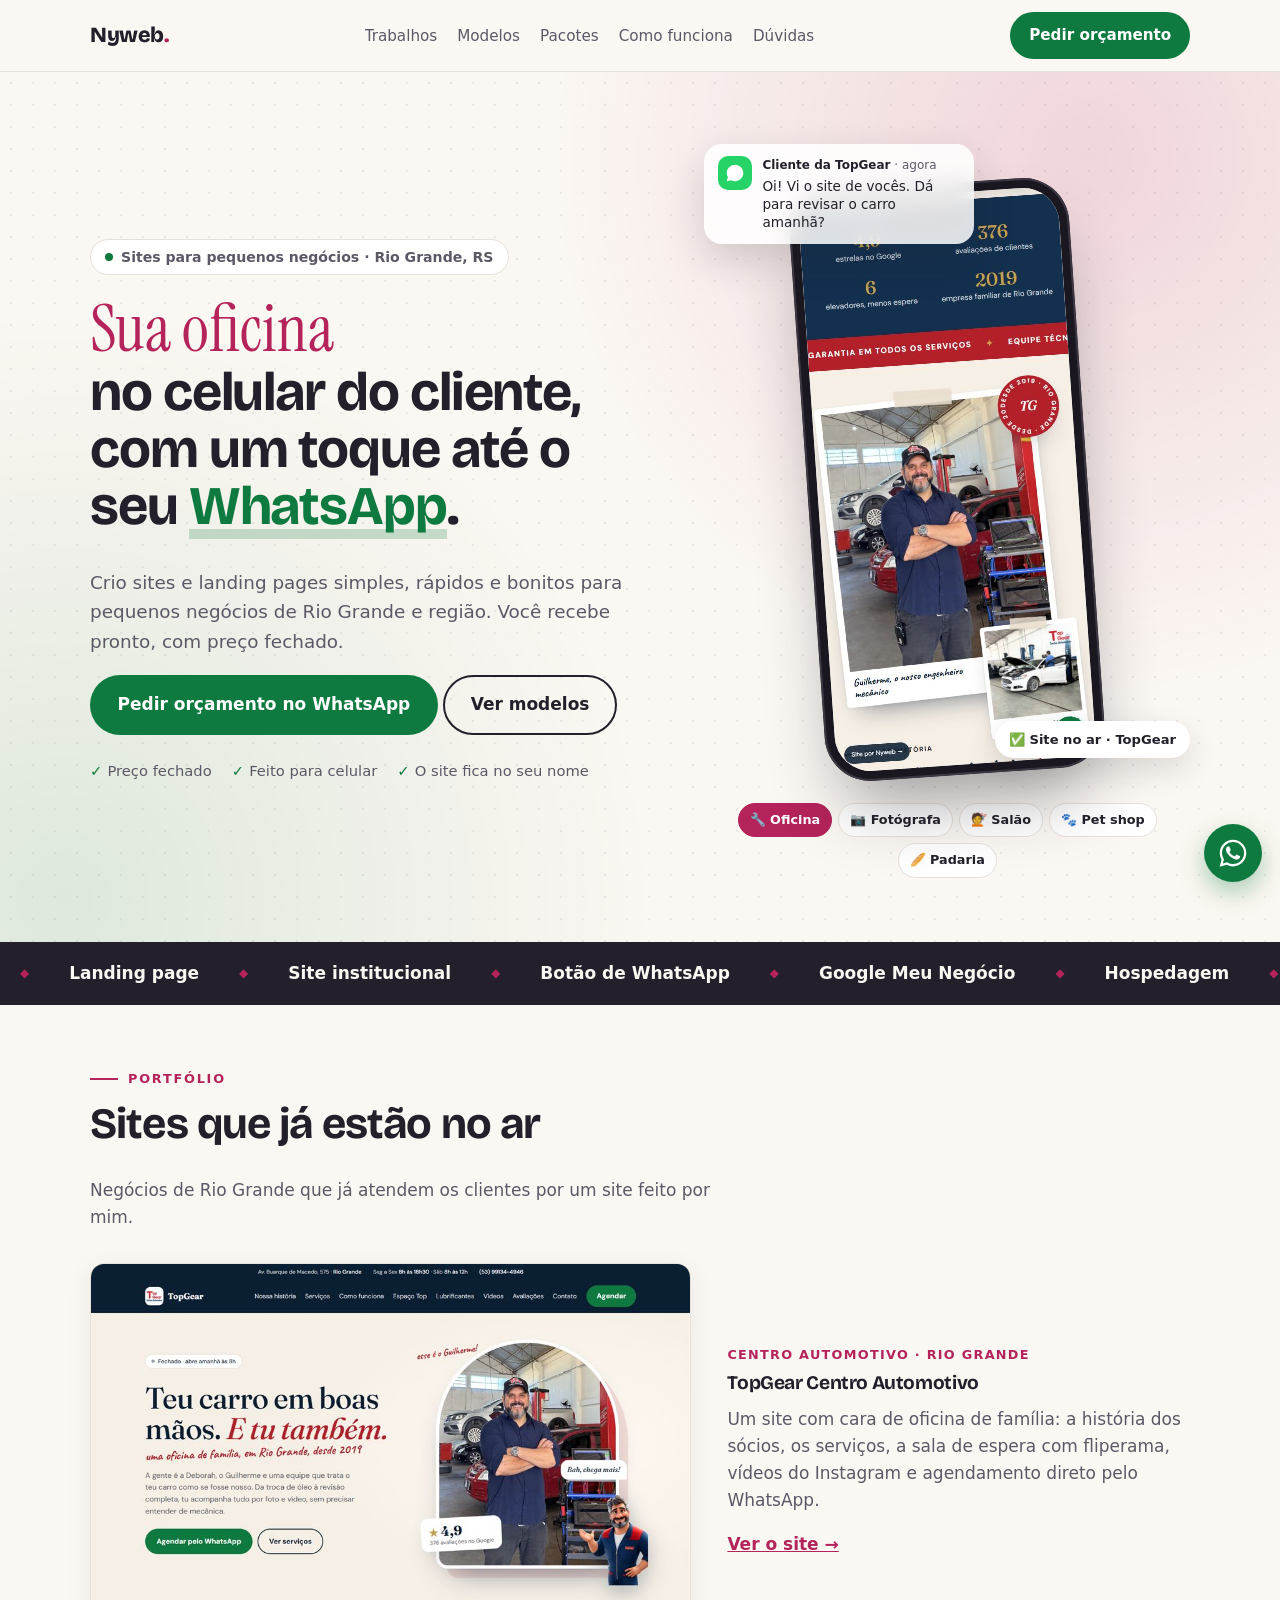
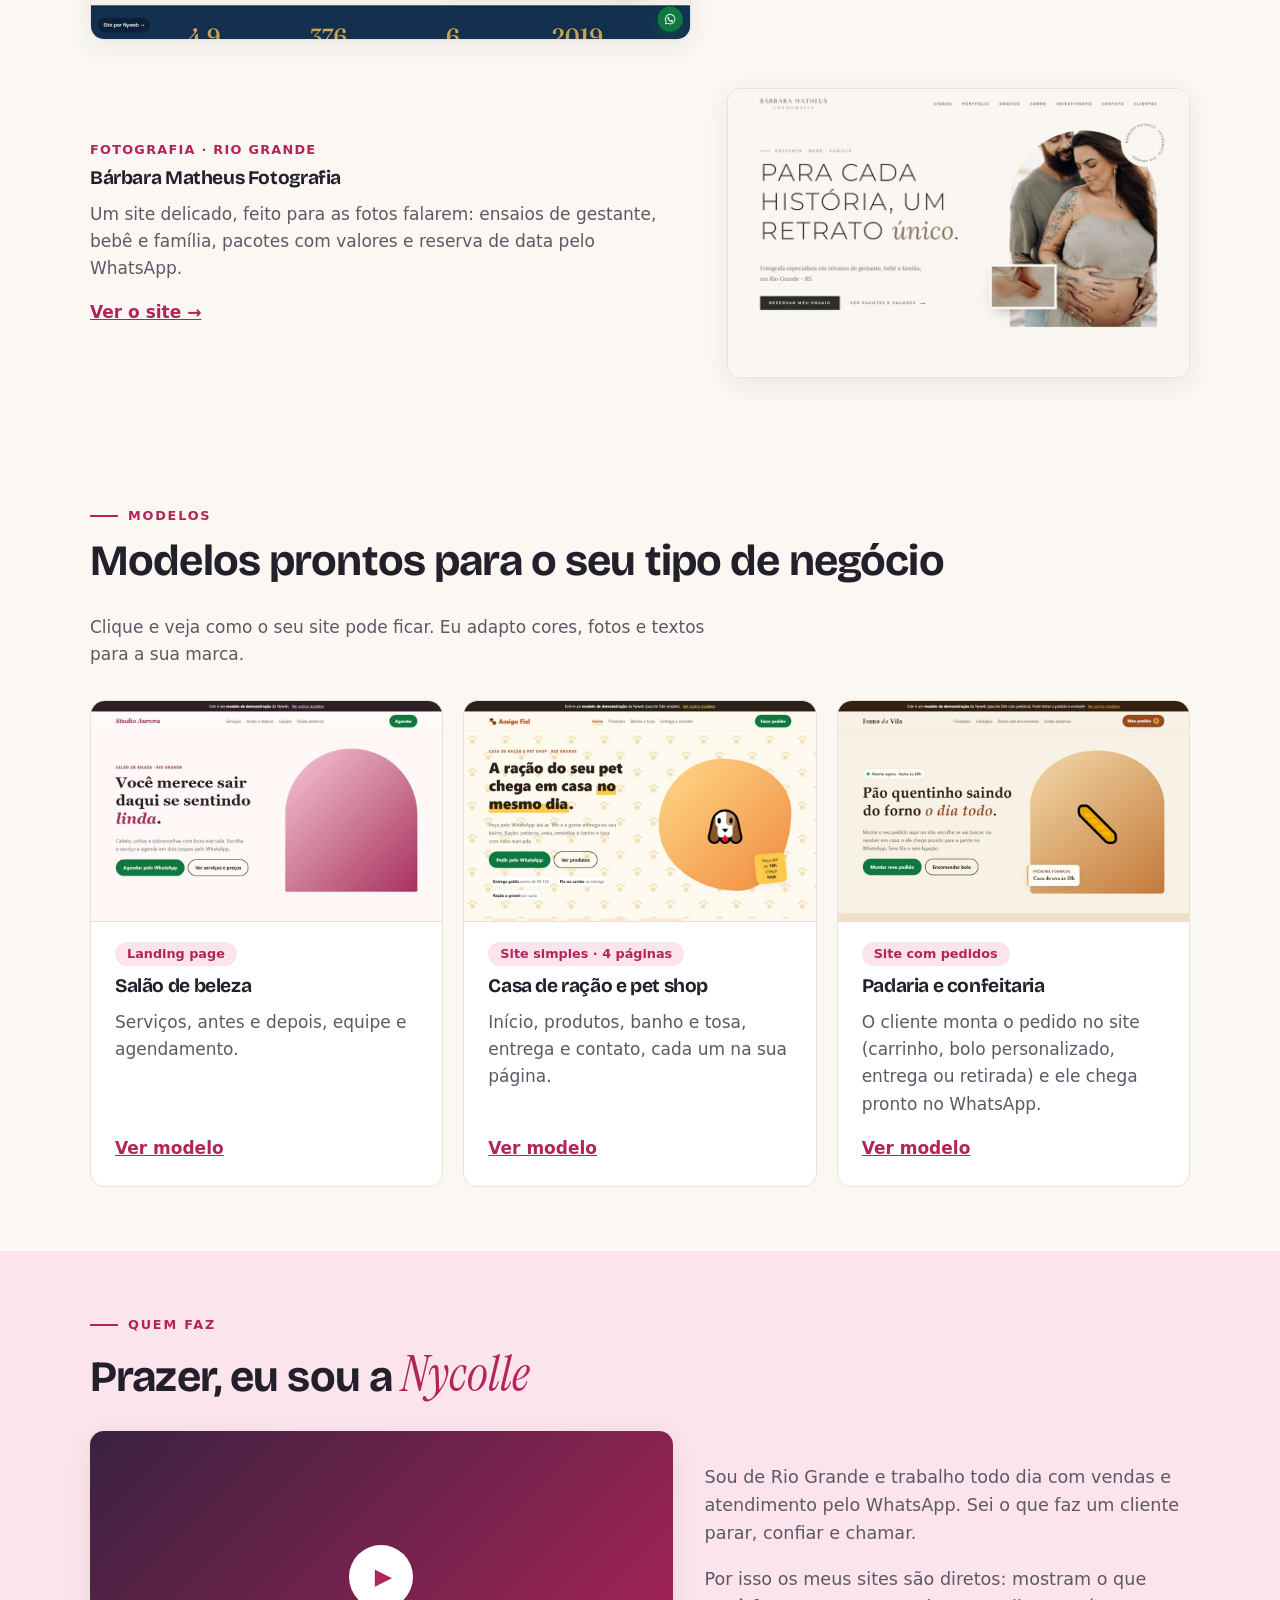
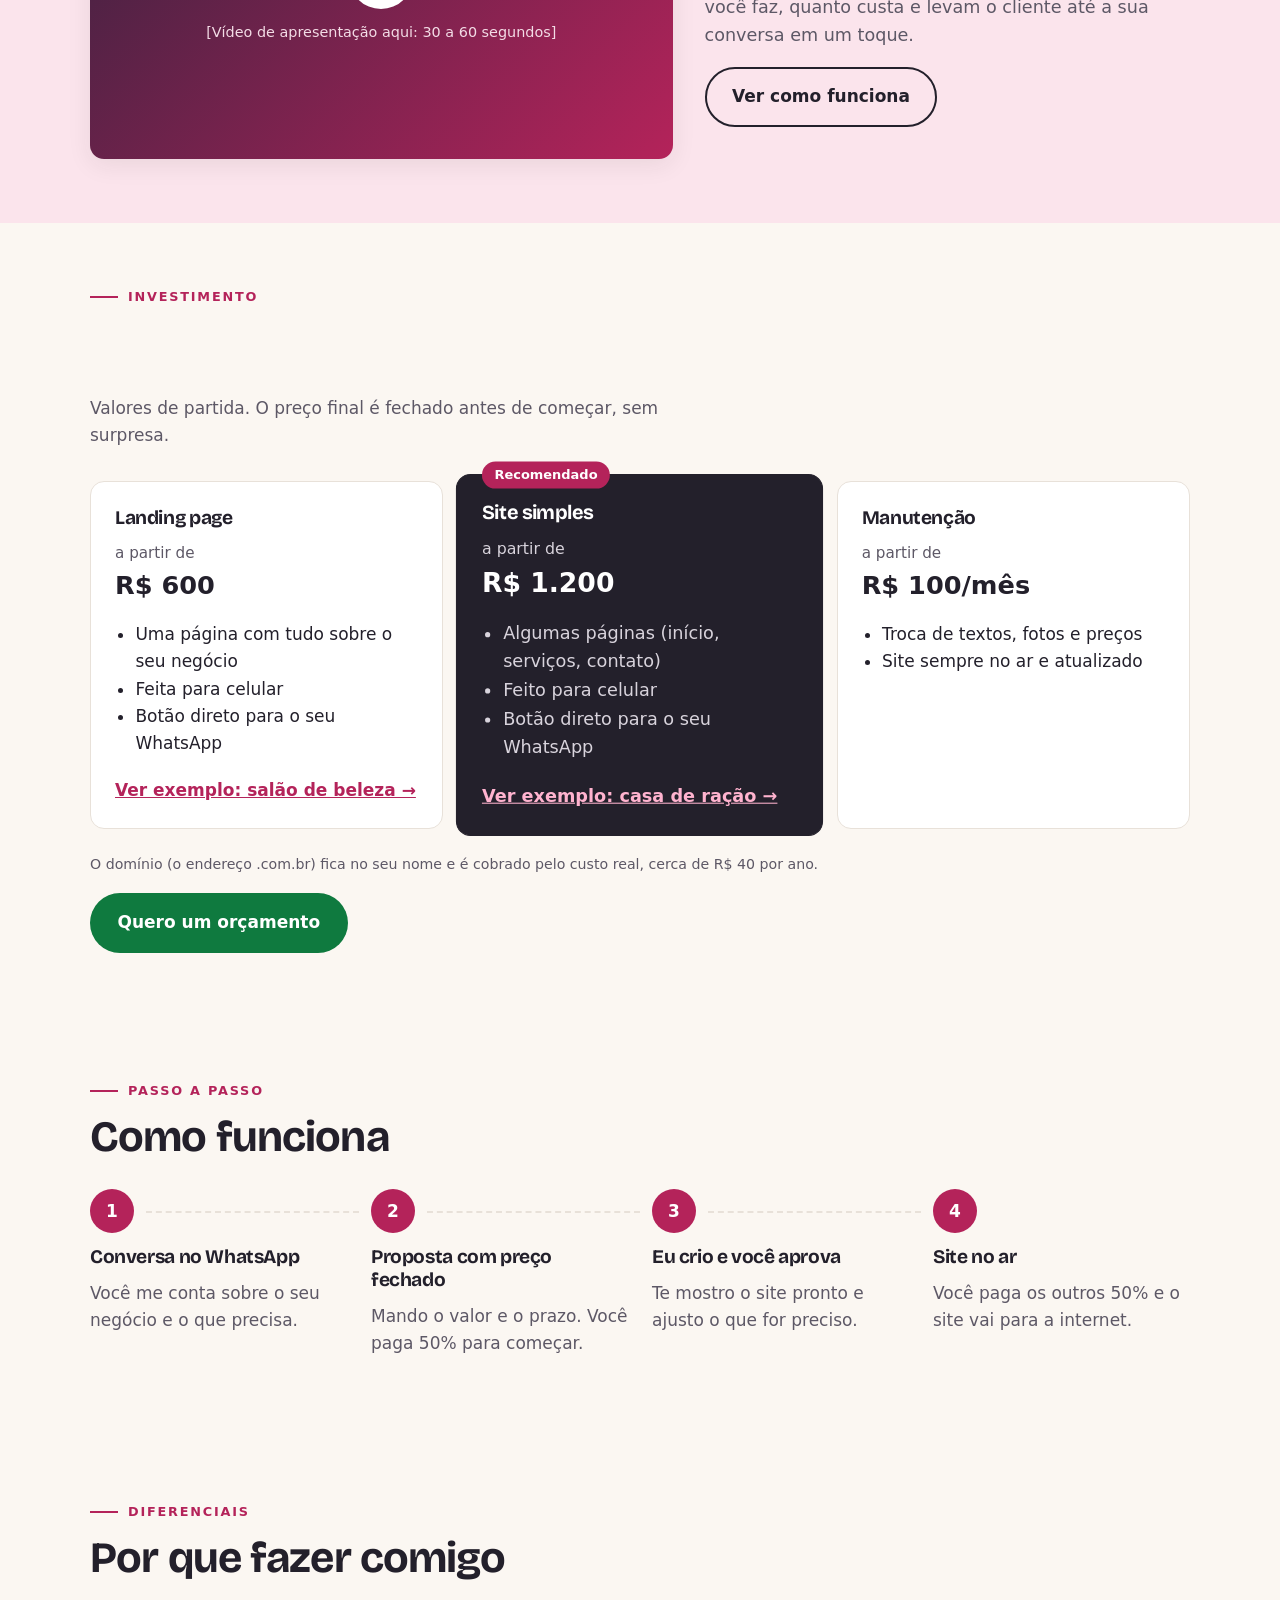
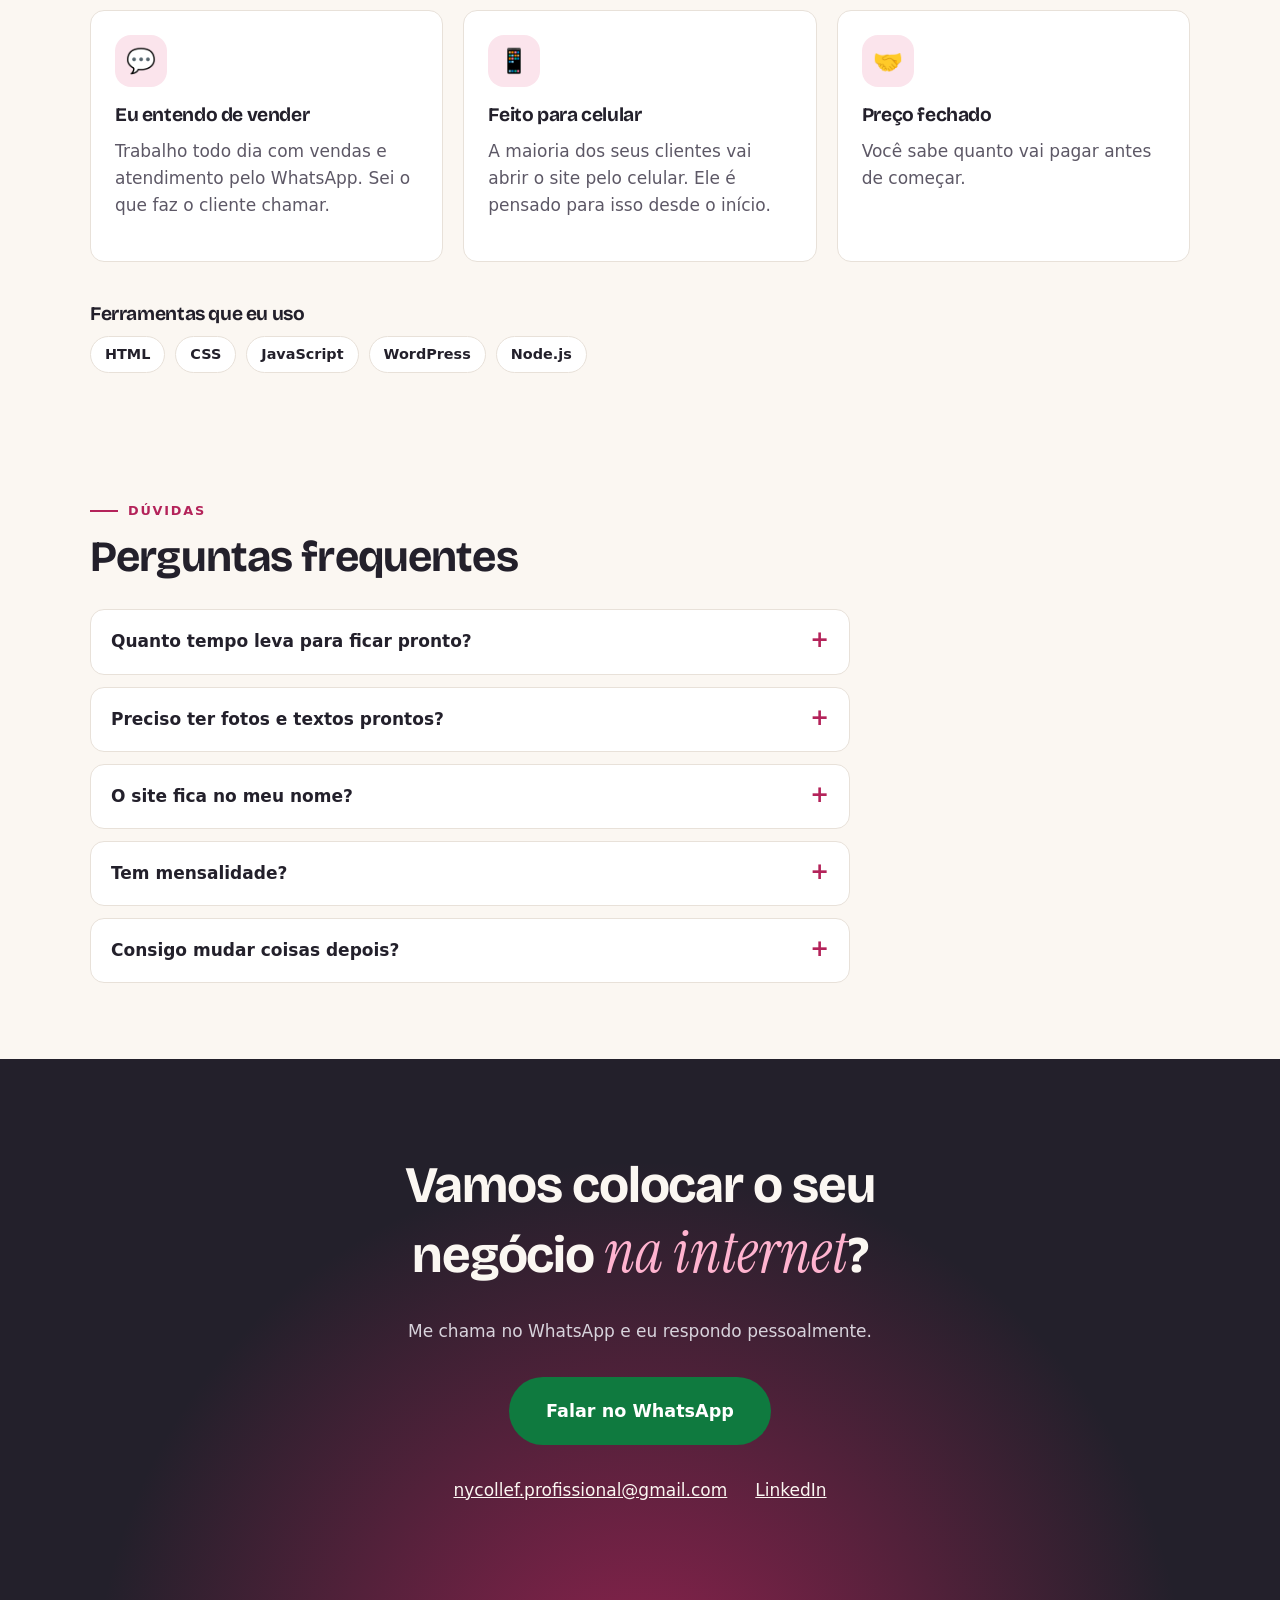
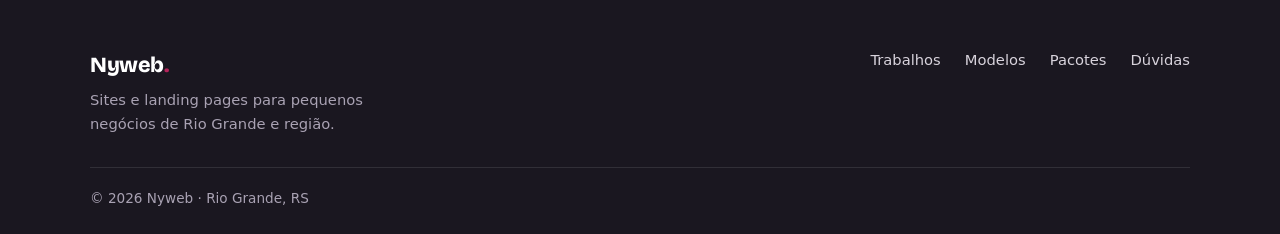
<file: index.html>
<!DOCTYPE html>
<!-- lang="pt-BR": avisa ao navegador e ao Google que a página é em português do Brasil
     (ajuda na tradução automática, no corretor e nos leitores de tela) -->
<!-- class="sem-js": se o JavaScript não carregar, nada fica invisível esperando animação.
     A linha de <script> logo abaixo troca para "js" assim que a página abre -->
<html lang="pt-BR" class="sem-js">
<head>
  <meta charset="UTF-8">
  <!-- Sem esta linha, o celular mostra a página "miniatura", como se fosse um computador -->
  <meta name="viewport" content="width=device-width, initial-scale=1.0">
  <script>document.documentElement.classList.replace('sem-js', 'js');</script>

  <!-- Título da aba e do resultado no Google. Curto e com o que você vende + cidade -->
  <title>Nyweb | Sites e landing pages em Rio Grande, RS</title>
  <!-- Descrição: o textinho que aparece embaixo do título no Google -->
  <meta name="description" content="Sites e landing pages para pequenos negócios de Rio Grande e região, feitos para celular e com botão direto para o seu WhatsApp. Preço fechado.">

  <!-- Arquivos de CSS (a "roupa" da página). A ORDEM importa:
       primeiro o base (vale para o site todo), depois o index (só desta página),
       para que o index possa ajustar o que veio do base -->
  <!-- Fontes do Google:
       Bricolage Grotesque = títulos, com personalidade
       Instrument Serif (itálico) = palavras de destaque, toque elegante
       preconnect = "já vai abrindo a conexão" com o Google, a fonte chega mais rápido -->
  <link rel="preconnect" href="https://fonts.googleapis.com">
  <link rel="preconnect" href="https://fonts.gstatic.com" crossorigin>
  <link rel="stylesheet" href="https://fonts.googleapis.com/css2?family=Bricolage+Grotesque:opsz,wght@12..96,600;12..96,800&family=Instrument+Serif:ital@1&display=swap">

  <link rel="stylesheet" href="css/base.css">
  <link rel="stylesheet" href="css/index.css">
  <!-- defer = o JavaScript só roda depois que o HTML inteiro foi lido -->
  <script src="js/index.js" defer></script>
</head>
<body>

  <!-- ===================== 1. MENU ===================== -->
  <!-- <header> = cabeçalho da página. <nav> = grupo de links de navegação -->
  <header class="menu">
    <!-- A marca leva de volta ao topo. "#topo" pula para o elemento com id="topo" -->
    <a href="#topo" class="marca">Nyweb</a>

    <nav aria-label="Menu principal">
      <!-- Lista (<ul>) porque são vários itens do mesmo tipo: leitores de tela contam "lista com 4 itens" -->
      <ul>
        <li><a href="#trabalhos">Trabalhos</a></li>
        <li><a href="#modelos">Modelos</a></li>
        <li><a href="#pacotes">Pacotes</a></li>
        <li><a href="#como-funciona">Como funciona</a></li>
        <li><a href="#perguntas">Dúvidas</a></li>
      </ul>
    </nav>

    <!-- Botão principal. Todos os botões de ação usam o MESMO link de WhatsApp (regra de ouro).
         "?text=" já escreve a mensagem para o cliente. Os %20, %C3%A1 etc. são letras e espaços
         "traduzidos" para dentro de um link (isso se chama codificação de URL).
         target="_blank" abre em outra aba; rel="noopener" é uma proteção de segurança para isso. -->
    <a class="btn btn-principal"
       href="https://wa.me/5553992032750?text=Ol%C3%A1%2C%20Nycolle!%20Vim%20pelo%20seu%20site%20e%20quero%20um%20or%C3%A7amento."
       target="_blank" rel="noopener">Pedir orçamento</a>
  </header>

  <!-- <main> = o conteúdo principal. Só existe um por página -->
  <main>

    <!-- ===================== 2. HERO ===================== -->
    <!-- "Hero" (herói, em inglês) é o nome que se dá à primeira área grande da página -->
    <section class="hero" id="topo">
      <div class="hero-texto">
        <!-- Etiqueta acima do título: diz em 1 segundo o que você faz e onde -->
        <p class="selo-topo"><span class="pontinho" aria-hidden="true"></span> Sites para pequenos negócios · Rio Grande, RS</p>
        <!-- Só pode ter UM <h1> por página: é o assunto principal para o Google.
             O começo do título TROCA sozinho ("Sua oficina", "Seu salão"...), junto com o celular ao lado.
             Para o Google e para o leitor de tela, o título é sempre "Seu negócio no celular...":
             - .so-leitor: texto invisível na tela, mas lido pelo leitor de tela
             - aria-hidden na parte que troca: o leitor de tela ignora (senão ficaria lendo cada troca) -->
        <h1>
          <span class="so-leitor">Seu negócio</span>
          <span class="troca" aria-hidden="true"><span class="troca-texto" data-palavra>Seu negócio</span></span>
          no celular do cliente, com um toque até o seu <span class="destaque">WhatsApp</span>.
        </h1>
        <p>Crio sites e landing pages simples, rápidos e bonitos para pequenos negócios de Rio Grande e região. Você recebe pronto, com preço fechado.</p>

        <div class="hero-botoes">
          <a class="btn btn-principal"
             href="https://wa.me/5553992032750?text=Ol%C3%A1%2C%20Nycolle!%20Vim%20pelo%20seu%20site%20e%20quero%20um%20or%C3%A7amento."
             target="_blank" rel="noopener">Pedir orçamento no WhatsApp</a>
          <!-- Botão secundário: não sai da página, só desce até os modelos -->
          <a class="btn btn-secundario" href="#modelos">Ver modelos</a>
        </div>

        <!-- Três motivos para confiar, em letra pequena embaixo dos botões -->
        <ul class="garantias">
          <li>Preço fechado</li>
          <li>Feito para celular</li>
          <li>O site fica no seu nome</li>
        </ul>
      </div>

      <!-- ===== A VITRINE: um celular mostrando os seus sites de verdade =====
           O JavaScript troca o site a cada poucos segundos (e o começo do título junto).
           Os prints são das páginas inteiras: o CSS faz a tela "rolar" de cima até embaixo -->
      <div class="vitrine">
        <!-- O celular é um link: tocar nele abre o site que está aparecendo (o JS troca o href) -->
        <a class="celular" href="topgear.html" data-celular aria-label="Abrir o site que aparece no celular">
          <div class="celular-tela">
            <!-- alt="" porque a imagem é enfeite: quem usa leitor de tela tem os botões abaixo -->
            <img class="tela-site ativo" src="img/portfolio/celular-topgear.jpg" alt="" width="500" height="2200">
            <img class="tela-site" src="img/portfolio/celular-fotografia.jpg" alt="" width="500" height="1080">
            <img class="tela-site" src="img/portfolio/celular-salao.jpg" alt="" width="500" height="2200">
            <img class="tela-site" src="img/portfolio/celular-casa-de-racao.jpg" alt="" width="500" height="2200">
            <img class="tela-site" src="img/portfolio/celular-padaria.jpg" alt="" width="500" height="2200">
          </div>
        </a>

        <!-- Notificação do WhatsApp que "chega" em cima do celular. É ilustração: aria-hidden -->
        <div class="notificacao so-js" data-notificacao aria-hidden="true">
          <span class="notif-icone">
            <svg viewBox="0 0 24 24" width="20" height="20"><path fill="currentColor" d="M12.04 2C6.58 2 2.13 6.45 2.13 11.91c0 1.75.46 3.45 1.32 4.95L2.05 22l5.25-1.38c1.45.79 3.08 1.21 4.74 1.21 5.46 0 9.91-4.45 9.91-9.91C21.95 6.45 17.5 2 12.04 2z"/></svg>
          </span>
          <div>
            <p class="notif-topo"><strong data-notificacao-nome>TopGear</strong> · agora</p>
            <p class="notif-texto" data-notificacao-texto>Oi! Vi o site de vocês. Dá para revisar o carro amanhã?</p>
          </div>
        </div>

        <!-- Etiqueta que diz se é um site no ar (cliente de verdade) ou um modelo -->
        <p class="flutuante etiqueta-site so-js" aria-hidden="true" data-etiqueta>✅ Site no ar</p>

        <!-- Botões para escolher qual site ver. Cada um guarda os dados nos atributos data-*:
             data-palavra = como o título começa | data-pagina = página que o celular abre
             data-nome = quem manda a mensagem | data-msg = a mensagem da notificação
             data-tipo = "Site no ar" (cliente real) ou "Modelo" -->
        <div class="vitrine-botoes so-js" role="group" aria-label="Escolha um site para ver no celular">
          <button type="button" aria-pressed="true" data-palavra="Sua oficina" data-pagina="topgear.html" data-nome="Cliente da TopGear" data-tipo="✅ Site no ar · TopGear" data-msg="Oi! Vi o site de vocês. Dá para revisar o carro amanhã?">🔧 Oficina</button>
          <button type="button" aria-pressed="false" data-palavra="Seu estúdio" data-pagina="fotografia.html" data-nome="Cliente da Bárbara" data-tipo="✅ Site no ar · Bárbara Matheus" data-msg="Oi, Bárbara! Ainda tem data para ensaio de gestante?">📷 Fotógrafa</button>
          <button type="button" aria-pressed="false" data-palavra="Seu salão" data-pagina="salao.html" data-nome="Cliente do salão" data-tipo="🎨 Modelo · Landing page" data-msg="Oi! Tem horário para escova no sábado?">💇 Salão</button>
          <button type="button" aria-pressed="false" data-palavra="Seu pet shop" data-pagina="casa-de-racao.html" data-nome="Cliente do pet shop" data-tipo="🎨 Modelo · Site simples" data-msg="Oi! Vocês entregam ração no Cassino hoje?">🐾 Pet shop</button>
          <button type="button" aria-pressed="false" data-palavra="Sua padaria" data-pagina="padaria.html" data-nome="Pedido pelo site" data-tipo="🎨 Modelo · Site com pedidos" data-msg="10 pães franceses e 1 cuca de uva, para buscar às 17h 🥖">🥖 Padaria</button>
        </div>
      </div>
    </section>

    <!-- ===================== 3. FAIXA QUE CORRE ===================== -->
    <!-- A lista aparece DUAS vezes de propósito: no Passo 4, a animação desliza a faixa
         e a segunda cópia preenche o buraco, dando a impressão de que nunca acaba.
         A segunda cópia tem aria-hidden para o leitor de tela não ler tudo duas vezes. -->
    <section class="faixa" aria-label="Serviços">
      <ul class="faixa-trilho">
        <li>Landing page</li>
        <li>Site institucional</li>
        <li>Botão de WhatsApp</li>
        <li>Google Meu Negócio</li>
        <li>Hospedagem</li>
        <li>Manutenção mensal</li>
      </ul>
      <ul class="faixa-trilho" aria-hidden="true">
        <li>Landing page</li>
        <li>Site institucional</li>
        <li>Botão de WhatsApp</li>
        <li>Google Meu Negócio</li>
        <li>Hospedagem</li>
        <li>Manutenção mensal</li>
      </ul>
    </section>

    <!-- ===================== 3B. SITES NO AR ===================== -->
    <!-- Trabalhos de verdade, de clientes reais. A imagem é um print do início de cada site -->
    <section id="trabalhos">
      <p class="sobre">Portfólio</p>
      <h2>Sites que já estão no ar</h2>
      <p>Negócios de Rio Grande que já atendem os clientes por um site feito por mim.</p>

      <div class="trabalhos">
        <article class="trabalho">
          <a class="trabalho-print" href="topgear.html">
            <img src="img/portfolio/topgear.jpg" alt="Início do site da TopGear Centro Automotivo" width="960" height="600" loading="lazy">
          </a>
          <div class="trabalho-texto">
            <p class="trabalho-tipo">Centro automotivo · Rio Grande</p>
            <h3>TopGear Centro Automotivo</h3>
            <p>Um site com cara de oficina de família: a história dos sócios, os serviços, a sala de espera com fliperama, vídeos do Instagram e agendamento direto pelo WhatsApp.</p>
            <a class="link-trabalho" href="topgear.html">Ver o site →</a>
          </div>
        </article>

        <article class="trabalho">
          <a class="trabalho-print" href="fotografia.html">
            <img src="img/portfolio/fotografia.jpg" alt="Início do site da Bárbara Matheus Fotografia" width="960" height="600" loading="lazy">
          </a>
          <div class="trabalho-texto">
            <p class="trabalho-tipo">Fotografia · Rio Grande</p>
            <h3>Bárbara Matheus Fotografia</h3>
            <p>Um site delicado, feito para as fotos falarem: ensaios de gestante, bebê e família, pacotes com valores e reserva de data pelo WhatsApp.</p>
            <a class="link-trabalho" href="fotografia.html">Ver o site →</a>
          </div>
        </article>
      </div>
    </section>

    <!-- ===================== 4. MODELOS ===================== -->
    <section id="modelos">
      <!-- <h2> = título de seção. A ordem h1 > h2 > h3 é como o índice de um livro -->
      <p class="sobre">Modelos</p>
      <h2>Modelos prontos para o seu tipo de negócio</h2>
      <p>Clique e veja como o seu site pode ficar. Eu adapto cores, fotos e textos para a sua marca.</p>

      <div class="cartoes">
        <!-- <article> = um bloco que faz sentido sozinho (cada cartão é um modelo).
             A <div class="previa"> vai virar a "fotinho" colorida do modelo no CSS -->
        <article class="cartao">
          <!-- Print do início do modelo. Clicar na imagem também abre o modelo.
               aria-hidden e tabindex="-1": o link "Ver modelo" lá embaixo já faz o mesmo,
               então o leitor de tela e a tecla Tab não passam duas vezes pelo mesmo lugar -->
          <a class="previa" href="salao.html" aria-hidden="true" tabindex="-1">
            <img src="img/portfolio/modelo-salao.jpg" alt="" width="960" height="600" loading="lazy">
          </a>
          <!-- Etiqueta dizendo de qual PACOTE este modelo é exemplo -->
          <p class="tipo-site">Landing page</p>
          <h3>Salão de beleza</h3>
          <p>Serviços, antes e depois, equipe e agendamento.</p>
          <a href="salao.html">Ver modelo</a>
        </article>

        <article class="cartao">
          <a class="previa" href="casa-de-racao.html" aria-hidden="true" tabindex="-1">
            <img src="img/portfolio/modelo-casa-de-racao.jpg" alt="" width="960" height="600" loading="lazy">
          </a>
          <p class="tipo-site">Site simples · 4 páginas</p>
          <h3>Casa de ração e pet shop</h3>
          <p>Início, produtos, banho e tosa, entrega e contato, cada um na sua página.</p>
          <a href="casa-de-racao.html">Ver modelo</a>
        </article>

        <article class="cartao">
          <a class="previa" href="padaria.html" aria-hidden="true" tabindex="-1">
            <img src="img/portfolio/modelo-padaria.jpg" alt="" width="960" height="600" loading="lazy">
          </a>
          <p class="tipo-site">Site com pedidos</p>
          <h3>Padaria e confeitaria</h3>
          <p>O cliente monta o pedido no site (carrinho, bolo personalizado, entrega ou retirada) e ele chega pronto no WhatsApp.</p>
          <a href="padaria.html">Ver modelo</a>
        </article>
      </div>
    </section>

    <!-- ===================== 5. VÍDEO ===================== -->
    <section id="video">
      <p class="sobre">Quem faz</p>
      <h2>Prazer, eu sou a <em>Nycolle</em></h2>
      <div class="video-grade">
        <!-- Espaço reservado. Quando você gravar o vídeo (30 a 60 s), ele entra aqui -->
        <div class="video-espaco">
          <span class="play" aria-hidden="true">▶</span>
          <p>[Vídeo de apresentação aqui: 30 a 60 segundos]</p>
        </div>
        <div class="video-texto">
          <p>Sou de Rio Grande e trabalho todo dia com vendas e atendimento pelo WhatsApp. Sei o que faz um cliente parar, confiar e chamar.</p>
          <p>Por isso os meus sites são diretos: mostram o que você faz, quanto custa e levam o cliente até a sua conversa em um toque.</p>
          <a class="btn btn-secundario" href="#como-funciona">Ver como funciona</a>
        </div>
      </div>
    </section>

    <!-- ===================== 6. PACOTES ===================== -->
    <section id="pacotes">
      <p class="sobre">Investimento</p>
      <h2>Pacotes</h2>
      <p>Valores de partida. O preço final é fechado antes de começar, sem surpresa.</p>

      <div class="cartoes">
        <article class="cartao pacote">
          <h3>Landing page</h3>
          <!-- "a partir de" deixa claro que pode variar conforme o pedido -->
          <p class="preco">a partir de <strong>R$ 600</strong></p>
          <ul>
            <li>Uma página com tudo sobre o seu negócio</li>
            <li>Feita para celular</li>
            <li>Botão direto para o seu WhatsApp</li>
          </ul>
          <!-- Link para um modelo que é exatamente deste tipo: o cliente VÊ o que está comprando -->
          <a class="link-exemplo" href="salao.html">Ver exemplo: salão de beleza →</a>
        </article>

        <!-- "pacote-destaque" = o pacote que você mais quer vender ganha destaque visual -->
        <article class="cartao pacote pacote-destaque">
          <p class="selo-pacote">Recomendado</p>
          <h3>Site simples</h3>
          <p class="preco">a partir de <strong>R$ 1.200</strong></p>
          <ul>
            <li>Algumas páginas (início, serviços, contato)</li>
            <li>Feito para celular</li>
            <li>Botão direto para o seu WhatsApp</li>
          </ul>
          <a class="link-exemplo" href="casa-de-racao.html">Ver exemplo: casa de ração →</a>
        </article>

        <article class="cartao pacote">
          <h3>Manutenção</h3>
          <p class="preco">a partir de <strong>R$ 100/mês</strong></p>
          <ul>
            <li>Troca de textos, fotos e preços</li>
            <li>Site sempre no ar e atualizado</li>
          </ul>
        </article>
      </div>

      <!-- <small> = observação de letra pequena, informação secundária -->
      <p><small>O domínio (o endereço .com.br) fica no seu nome e é cobrado pelo custo real, cerca de R$ 40 por ano.</small></p>

      <a class="btn btn-principal"
         href="https://wa.me/5553992032750?text=Ol%C3%A1%2C%20Nycolle!%20Vim%20pelo%20seu%20site%20e%20quero%20um%20or%C3%A7amento."
         target="_blank" rel="noopener">Quero um orçamento</a>
    </section>

    <!-- ===================== 7. COMO FUNCIONA ===================== -->
    <section id="como-funciona">
      <p class="sobre">Passo a passo</p>
      <h2>Como funciona</h2>
      <!-- <ol> = lista NUMERADA, porque aqui a ordem importa (passo 1, 2, 3, 4) -->
      <ol class="passos">
        <li>
          <h3>Conversa no WhatsApp</h3>
          <p>Você me conta sobre o seu negócio e o que precisa.</p>
        </li>
        <li>
          <h3>Proposta com preço fechado</h3>
          <p>Mando o valor e o prazo. Você paga 50% para começar.</p>
        </li>
        <li>
          <h3>Eu crio e você aprova</h3>
          <p>Te mostro o site pronto e ajusto o que for preciso.</p>
        </li>
        <li>
          <h3>Site no ar</h3>
          <p>Você paga os outros 50% e o site vai para a internet.</p>
        </li>
      </ol>
    </section>

    <!-- ===================== 8. POR QUE COMIGO ===================== -->
    <section id="por-que">
      <p class="sobre">Diferenciais</p>
      <h2>Por que fazer comigo</h2>
      <div class="cartoes">
        <!-- O emoji dentro de .icone vira um "selinho" redondo no CSS -->
        <article class="cartao">
          <span class="icone" aria-hidden="true">💬</span>
          <h3>Eu entendo de vender</h3>
          <p>Trabalho todo dia com vendas e atendimento pelo WhatsApp. Sei o que faz o cliente chamar.</p>
        </article>
        <article class="cartao">
          <span class="icone" aria-hidden="true">📱</span>
          <h3>Feito para celular</h3>
          <p>A maioria dos seus clientes vai abrir o site pelo celular. Ele é pensado para isso desde o início.</p>
        </article>
        <article class="cartao">
          <span class="icone" aria-hidden="true">🤝</span>
          <h3>Preço fechado</h3>
          <p>Você sabe quanto vai pagar antes de começar.</p>
        </article>
      </div>

      <h3>Ferramentas que eu uso</h3>
      <ul class="tecnologias">
        <li>HTML</li>
        <li>CSS</li>
        <li>JavaScript</li>
        <li>WordPress</li>
        <li>Node.js</li>
      </ul>
    </section>

    <!-- ===================== 9. PERGUNTAS FREQUENTES ===================== -->
    <section id="perguntas">
      <p class="sobre">Dúvidas</p>
      <h2>Perguntas frequentes</h2>
      <!-- <details> + <summary> já abrem e fecham sozinhos, SEM JavaScript.
           <summary> é a pergunta (sempre visível); o resto só aparece ao clicar -->
      <details>
        <summary>Quanto tempo leva para ficar pronto?</summary>
        <p>[Prazo médio, ex.: de 7 a 15 dias para uma landing page]</p>
      </details>
      <details>
        <summary>Preciso ter fotos e textos prontos?</summary>
        <p>Ajuda, mas não precisa. Eu te ajudo a organizar os textos e a escolher fotos de bancos gratuitos que podem ser usadas comercialmente.</p>
      </details>
      <details>
        <summary>O site fica no meu nome?</summary>
        <p>Sim. O domínio é registrado no seu CPF ou CNPJ, no Registro.br.</p>
      </details>
      <details>
        <summary>Tem mensalidade?</summary>
        <p>Só se você quiser o plano de manutenção. A hospedagem que eu uso é gratuita; você paga apenas o domínio, uma vez por ano.</p>
      </details>
      <details>
        <summary>Consigo mudar coisas depois?</summary>
        <p>Sim. Pequenas trocas entram na manutenção mensal, ou você pede quando precisar.</p>
      </details>
    </section>

    <!-- ===================== 10. CHAMADA FINAL ===================== -->
    <section id="contato">
      <h2>Vamos colocar o seu negócio <em>na internet</em>?</h2>
      <p>Me chama no WhatsApp e eu respondo pessoalmente.</p>

      <a class="btn btn-principal"
         href="https://wa.me/5553992032750?text=Ol%C3%A1%2C%20Nycolle!%20Vim%20pelo%20seu%20site%20e%20quero%20um%20or%C3%A7amento."
         target="_blank" rel="noopener">Falar no WhatsApp</a>

      <ul class="contatos">
        <!-- "mailto:" abre o programa de e-mail já com o seu endereço preenchido -->
        <li><a href="mailto:nycollef.profissional@gmail.com">nycollef.profissional@gmail.com</a></li>
        <li><a href="https://www.linkedin.com/in/nycolle-fiussen-6b8673174/" target="_blank" rel="noopener">LinkedIn</a></li>
      </ul>
    </section>

  </main>

  <!-- ===================== RODAPÉ ===================== -->
  <footer>
    <div class="rodape">
      <div>
        <a href="#topo" class="marca">Nyweb</a>
        <p>Sites e landing pages para pequenos negócios de Rio Grande e região.</p>
      </div>
      <nav aria-label="Rodapé">
        <ul>
          <li><a href="#trabalhos">Trabalhos</a></li>
          <li><a href="#modelos">Modelos</a></li>
          <li><a href="#pacotes">Pacotes</a></li>
          <li><a href="#perguntas">Dúvidas</a></li>
        </ul>
      </nav>
    </div>
    <!-- O <span id="ano"> é atualizado sozinho pelo JavaScript (index.js) -->
    <p class="credito">© <span id="ano">2026</span> Nyweb · Rio Grande, RS</p>
  </footer>

  <!-- ===================== BOTÃO FLUTUANTE DO WHATSAPP ===================== -->
  <!-- Fica sempre no cantinho da tela: o cliente pode chamar de qualquer parte da página.
       O desenho do ícone é um SVG (imagem feita de código), por isso não precisa de arquivo -->
  <a class="whats-flutuante"
     href="https://wa.me/5553992032750?text=Ol%C3%A1%2C%20Nycolle!%20Vim%20pelo%20seu%20site%20e%20quero%20um%20or%C3%A7amento."
     target="_blank" rel="noopener" aria-label="Conversar no WhatsApp">
    <svg viewBox="0 0 24 24" width="28" height="28" aria-hidden="true"><path fill="currentColor" d="M17.47 14.38c-.3-.15-1.76-.87-2.03-.97-.27-.1-.47-.15-.67.15-.2.3-.77.97-.94 1.17-.17.2-.35.22-.65.07-.3-.15-1.26-.46-2.4-1.48-.89-.79-1.49-1.77-1.66-2.07-.17-.3-.02-.46.13-.61.13-.13.3-.35.45-.52.15-.17.2-.3.3-.5.1-.2.05-.37-.02-.52-.08-.15-.67-1.62-.92-2.22-.24-.58-.49-.5-.67-.51h-.57c-.2 0-.52.07-.8.37-.27.3-1.04 1.02-1.04 2.48s1.07 2.88 1.21 3.08c.15.2 2.1 3.2 5.08 4.49.71.31 1.26.49 1.69.63.71.23 1.36.2 1.87.12.57-.09 1.76-.72 2.01-1.41.25-.7.25-1.29.17-1.41-.07-.13-.27-.2-.57-.35zM12.04 21.5h-.01a9.4 9.4 0 0 1-4.8-1.32l-.34-.2-3.57.94.95-3.48-.22-.36a9.43 9.43 0 0 1-1.45-5.03c0-5.2 4.24-9.44 9.45-9.44 2.52 0 4.9.99 6.68 2.77a9.38 9.38 0 0 1 2.76 6.68c0 5.21-4.24 9.44-9.45 9.44zm8.04-17.48A11.3 11.3 0 0 0 12.04.7C5.77.7.67 5.8.67 12.07c0 2 .52 3.96 1.52 5.68L.57 23.7l6.08-1.6a11.3 11.3 0 0 0 5.39 1.37h.01c6.27 0 11.37-5.1 11.37-11.37 0-3.04-1.18-5.9-3.33-8.05z"/></svg>
  </a>

</body>
</html>
</file>
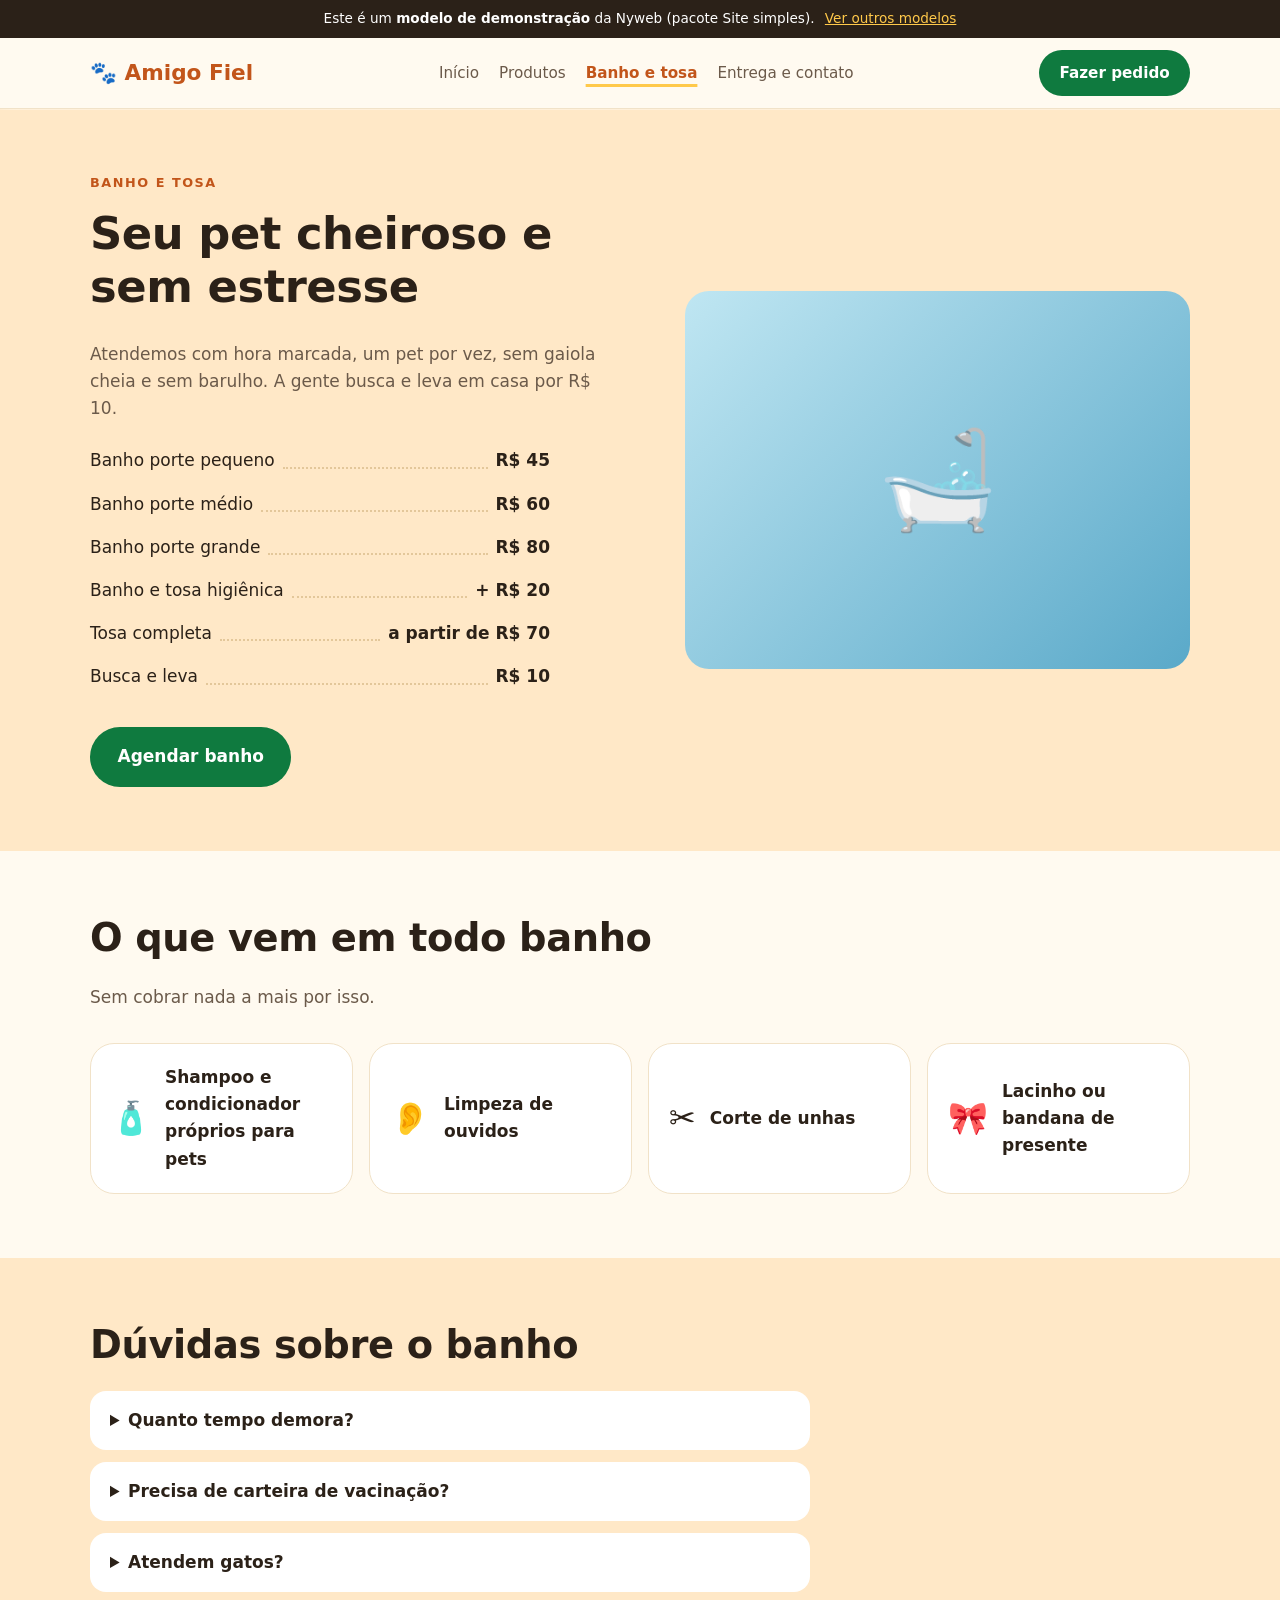
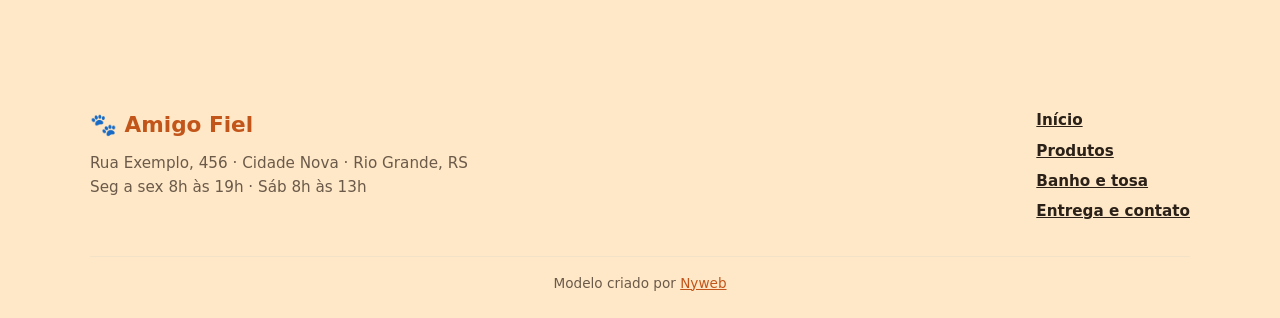
<file: casa-de-racao-banho-e-tosa.html>
<!DOCTYPE html>
<html lang="pt-BR">
<head>
  <meta charset="UTF-8">
  <meta name="viewport" content="width=device-width, initial-scale=1.0">

  <!-- Página 3 de 4 do modelo "Site simples": o serviço de banho e tosa -->
  <title>Banho e tosa | Amigo Fiel Rações</title>
  <meta name="description" content="Banho e tosa com hora marcada em Rio Grande. Preços por porte e busca e leva em casa.">

  <link rel="stylesheet" href="css/base.css">
  <link rel="stylesheet" href="css/casa-de-racao.css">
</head>
<body>

  <div class="aviso-modelo">
    <p>Este é um <strong>modelo de demonstração</strong> da Nyweb (pacote Site simples).
      <a href="index.html#modelos">Ver outros modelos</a></p>
  </div>

  <header class="menu">
    <a href="casa-de-racao.html" class="marca"><span aria-hidden="true">🐾</span> Amigo Fiel</a>
    <nav aria-label="Menu da loja">
      <ul>
        <li><a href="casa-de-racao.html">Início</a></li>
        <li><a href="casa-de-racao-produtos.html">Produtos</a></li>
        <li><a href="casa-de-racao-banho-e-tosa.html" aria-current="page">Banho e tosa</a></li>
        <li><a href="casa-de-racao-contato.html">Entrega e contato</a></li>
      </ul>
    </nav>
    <a class="btn btn-principal"
       href="https://wa.me/5553992032750?text=Ol%C3%A1%2C%20Nycolle!%20Vi%20o%20modelo%20de%20casa%20de%20ra%C3%A7%C3%A3o%20e%20quero%20um%20site%20assim."
       target="_blank" rel="noopener">Fazer pedido</a>
  </header>

  <main>

    <!-- ===================== PREÇOS ===================== -->
    <section id="banho-tosa">
      <div class="banho-texto">
        <p class="sobretitulo">Banho e tosa</p>
        <h1>Seu pet cheiroso e sem estresse</h1>
        <p>Atendemos com hora marcada, um pet por vez, sem gaiola cheia e sem barulho. A gente busca e leva em casa por R$ 10.</p>

        <!-- Mesma tabela de preços do salão: <dl> com nome (dt) e preço (dd) -->
        <dl class="tabela-precos">
          <div><dt>Banho porte pequeno</dt><dd>R$ 45</dd></div>
          <div><dt>Banho porte médio</dt><dd>R$ 60</dd></div>
          <div><dt>Banho porte grande</dt><dd>R$ 80</dd></div>
          <div><dt>Banho e tosa higiênica</dt><dd>+ R$ 20</dd></div>
          <div><dt>Tosa completa</dt><dd>a partir de R$ 70</dd></div>
          <div><dt>Busca e leva</dt><dd>R$ 10</dd></div>
        </dl>

        <a class="btn btn-principal"
           href="https://wa.me/5553992032750?text=Ol%C3%A1%2C%20Nycolle!%20Vi%20o%20modelo%20de%20casa%20de%20ra%C3%A7%C3%A3o%20e%20quero%20um%20site%20assim."
           target="_blank" rel="noopener">Agendar banho</a>
      </div>
      <div class="foto foto-banho" role="img" aria-label="Foto de um cachorro tomando banho"><span aria-hidden="true">🛁</span></div>
    </section>

    <!-- ===================== O QUE INCLUI ===================== -->
    <section id="inclui">
      <h2>O que vem em todo banho</h2>
      <p>Sem cobrar nada a mais por isso.</p>
      <!-- Lista com "ícones" (emojis). Cada item é um cartãozinho -->
      <ul class="inclui">
        <li><span aria-hidden="true">🧴</span> Shampoo e condicionador próprios para pets</li>
        <li><span aria-hidden="true">👂</span> Limpeza de ouvidos</li>
        <li><span aria-hidden="true">✂️</span> Corte de unhas</li>
        <li><span aria-hidden="true">🎀</span> Lacinho ou bandana de presente</li>
      </ul>
    </section>

    <!-- ===================== PERGUNTAS ===================== -->
    <section id="perguntas">
      <h2>Dúvidas sobre o banho</h2>
      <!-- <details> + <summary> abrem e fecham sozinhos, sem JavaScript -->
      <details>
        <summary>Quanto tempo demora?</summary>
        <p>Entre 1h30 e 3h, dependendo do porte e da tosa. Avisamos no WhatsApp quando ficar pronto.</p>
      </details>
      <details>
        <summary>Precisa de carteira de vacinação?</summary>
        <p>Sim, pedimos a vacina V8 ou V10 (cães) e V4 (gatos) em dia, para a segurança de todos os bichinhos.</p>
      </details>
      <details>
        <summary>Atendem gatos?</summary>
        <p>Sim, com horário separado dos cães para eles ficarem mais tranquilos.</p>
      </details>
    </section>

  </main>

  <footer>
    <div class="rodape">
      <div>
        <p class="marca"><span aria-hidden="true">🐾</span> Amigo Fiel</p>
        <address>Rua Exemplo, 456 · Cidade Nova · Rio Grande, RS</address>
        <p>Seg a sex 8h às 19h · Sáb 8h às 13h</p>
      </div>
      <nav aria-label="Páginas">
        <ul>
          <li><a href="casa-de-racao.html">Início</a></li>
          <li><a href="casa-de-racao-produtos.html">Produtos</a></li>
          <li><a href="casa-de-racao-banho-e-tosa.html">Banho e tosa</a></li>
          <li><a href="casa-de-racao-contato.html">Entrega e contato</a></li>
        </ul>
      </nav>
    </div>
    <p class="credito">Modelo criado por <a href="index.html">Nyweb</a></p>
  </footer>

</body>
</html>
</file>
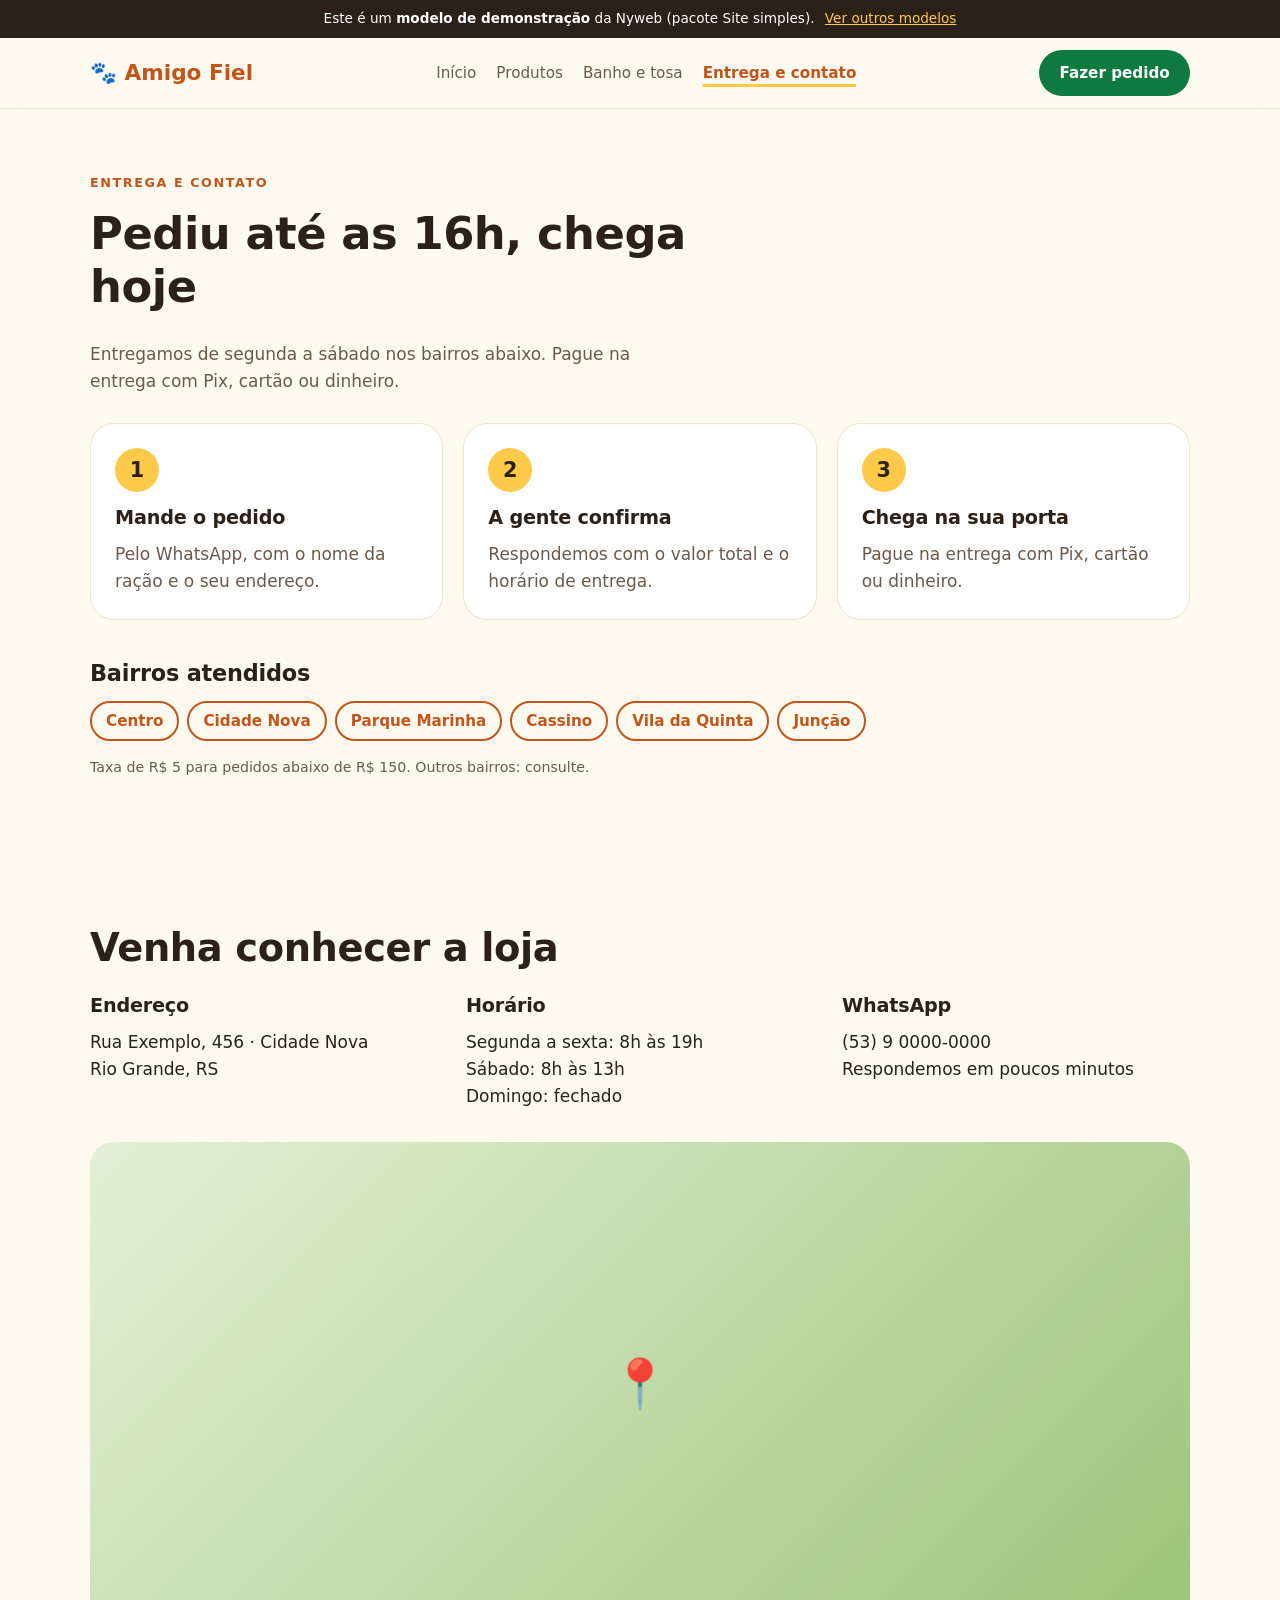
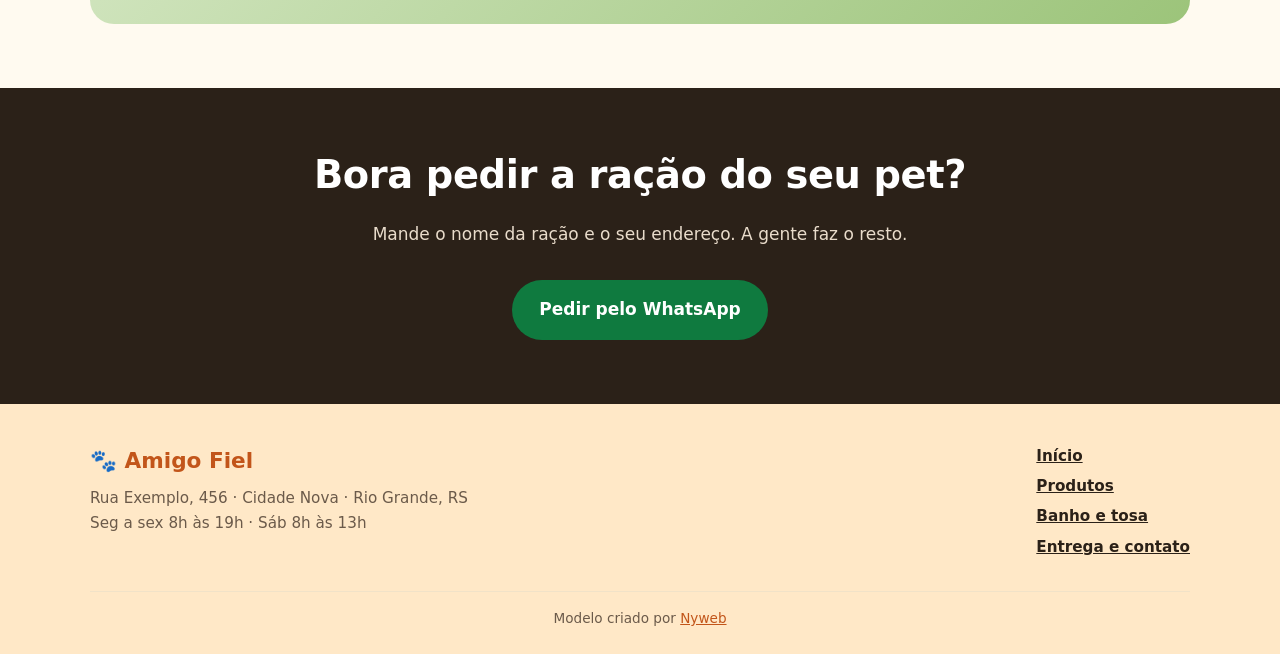
<file: casa-de-racao-contato.html>
<!DOCTYPE html>
<html lang="pt-BR">
<head>
  <meta charset="UTF-8">
  <meta name="viewport" content="width=device-width, initial-scale=1.0">

  <!-- Página 4 de 4 do modelo "Site simples": entrega, endereço e contato -->
  <title>Entrega e contato | Amigo Fiel Rações</title>
  <meta name="description" content="Como funciona a entrega, bairros atendidos, endereço e horário da Amigo Fiel Rações em Rio Grande.">

  <link rel="stylesheet" href="css/base.css">
  <link rel="stylesheet" href="css/casa-de-racao.css">
</head>
<body>

  <div class="aviso-modelo">
    <p>Este é um <strong>modelo de demonstração</strong> da Nyweb (pacote Site simples).
      <a href="index.html#modelos">Ver outros modelos</a></p>
  </div>

  <header class="menu">
    <a href="casa-de-racao.html" class="marca"><span aria-hidden="true">🐾</span> Amigo Fiel</a>
    <nav aria-label="Menu da loja">
      <ul>
        <li><a href="casa-de-racao.html">Início</a></li>
        <li><a href="casa-de-racao-produtos.html">Produtos</a></li>
        <li><a href="casa-de-racao-banho-e-tosa.html">Banho e tosa</a></li>
        <li><a href="casa-de-racao-contato.html" aria-current="page">Entrega e contato</a></li>
      </ul>
    </nav>
    <a class="btn btn-principal"
       href="https://wa.me/5553992032750?text=Ol%C3%A1%2C%20Nycolle!%20Vi%20o%20modelo%20de%20casa%20de%20ra%C3%A7%C3%A3o%20e%20quero%20um%20site%20assim."
       target="_blank" rel="noopener">Fazer pedido</a>
  </header>

  <main>

    <!-- ===================== ENTREGA ===================== -->
    <section id="entrega" class="topo-pagina">
      <p class="sobretitulo">Entrega e contato</p>
      <h1>Pediu até as 16h, chega hoje</h1>
      <p>Entregamos de segunda a sábado nos bairros abaixo. Pague na entrega com Pix, cartão ou dinheiro.</p>

      <!-- <ol>: lista numerada, porque a ordem importa -->
      <ol class="passos">
        <li>
          <h2>Mande o pedido</h2>
          <p>Pelo WhatsApp, com o nome da ração e o seu endereço.</p>
        </li>
        <li>
          <h2>A gente confirma</h2>
          <p>Respondemos com o valor total e o horário de entrega.</p>
        </li>
        <li>
          <h2>Chega na sua porta</h2>
          <p>Pague na entrega com Pix, cartão ou dinheiro.</p>
        </li>
      </ol>

      <div class="bairros">
        <h2>Bairros atendidos</h2>
        <ul>
          <li>Centro</li>
          <li>Cidade Nova</li>
          <li>Parque Marinha</li>
          <li>Cassino</li>
          <li>Vila da Quinta</li>
          <li>Junção</li>
        </ul>
        <p><small>Taxa de R$ 5 para pedidos abaixo de R$ 150. Outros bairros: consulte.</small></p>
      </div>
    </section>

    <!-- ===================== ONDE ESTAMOS ===================== -->
    <section id="onde">
      <h2>Venha conhecer a loja</h2>
      <div class="onde">
        <div>
          <h3>Endereço</h3>
          <address>Rua Exemplo, 456 · Cidade Nova<br>Rio Grande, RS</address>
        </div>
        <div>
          <h3>Horário</h3>
          <p>Segunda a sexta: 8h às 19h<br>Sábado: 8h às 13h<br>Domingo: fechado</p>
        </div>
        <div>
          <h3>WhatsApp</h3>
          <p>(53) 9 0000-0000<br>Respondemos em poucos minutos</p>
        </div>
      </div>
      <!-- Num site real, aqui entra o mapa do Google (Compartilhar > Incorporar um mapa) -->
      <div class="foto foto-mapa" role="img" aria-label="Espaço do mapa"><span aria-hidden="true">📍</span></div>
    </section>

    <!-- ===================== CHAMADA FINAL ===================== -->
    <section id="chamada">
      <h2>Bora pedir a ração do seu pet?</h2>
      <p>Mande o nome da ração e o seu endereço. A gente faz o resto.</p>
      <a class="btn btn-principal"
         href="https://wa.me/5553992032750?text=Ol%C3%A1%2C%20Nycolle!%20Vi%20o%20modelo%20de%20casa%20de%20ra%C3%A7%C3%A3o%20e%20quero%20um%20site%20assim."
         target="_blank" rel="noopener">Pedir pelo WhatsApp</a>
    </section>

  </main>

  <footer>
    <div class="rodape">
      <div>
        <p class="marca"><span aria-hidden="true">🐾</span> Amigo Fiel</p>
        <address>Rua Exemplo, 456 · Cidade Nova · Rio Grande, RS</address>
        <p>Seg a sex 8h às 19h · Sáb 8h às 13h</p>
      </div>
      <nav aria-label="Páginas">
        <ul>
          <li><a href="casa-de-racao.html">Início</a></li>
          <li><a href="casa-de-racao-produtos.html">Produtos</a></li>
          <li><a href="casa-de-racao-banho-e-tosa.html">Banho e tosa</a></li>
          <li><a href="casa-de-racao-contato.html">Entrega e contato</a></li>
        </ul>
      </nav>
    </div>
    <p class="credito">Modelo criado por <a href="index.html">Nyweb</a></p>
  </footer>

</body>
</html>
</file>
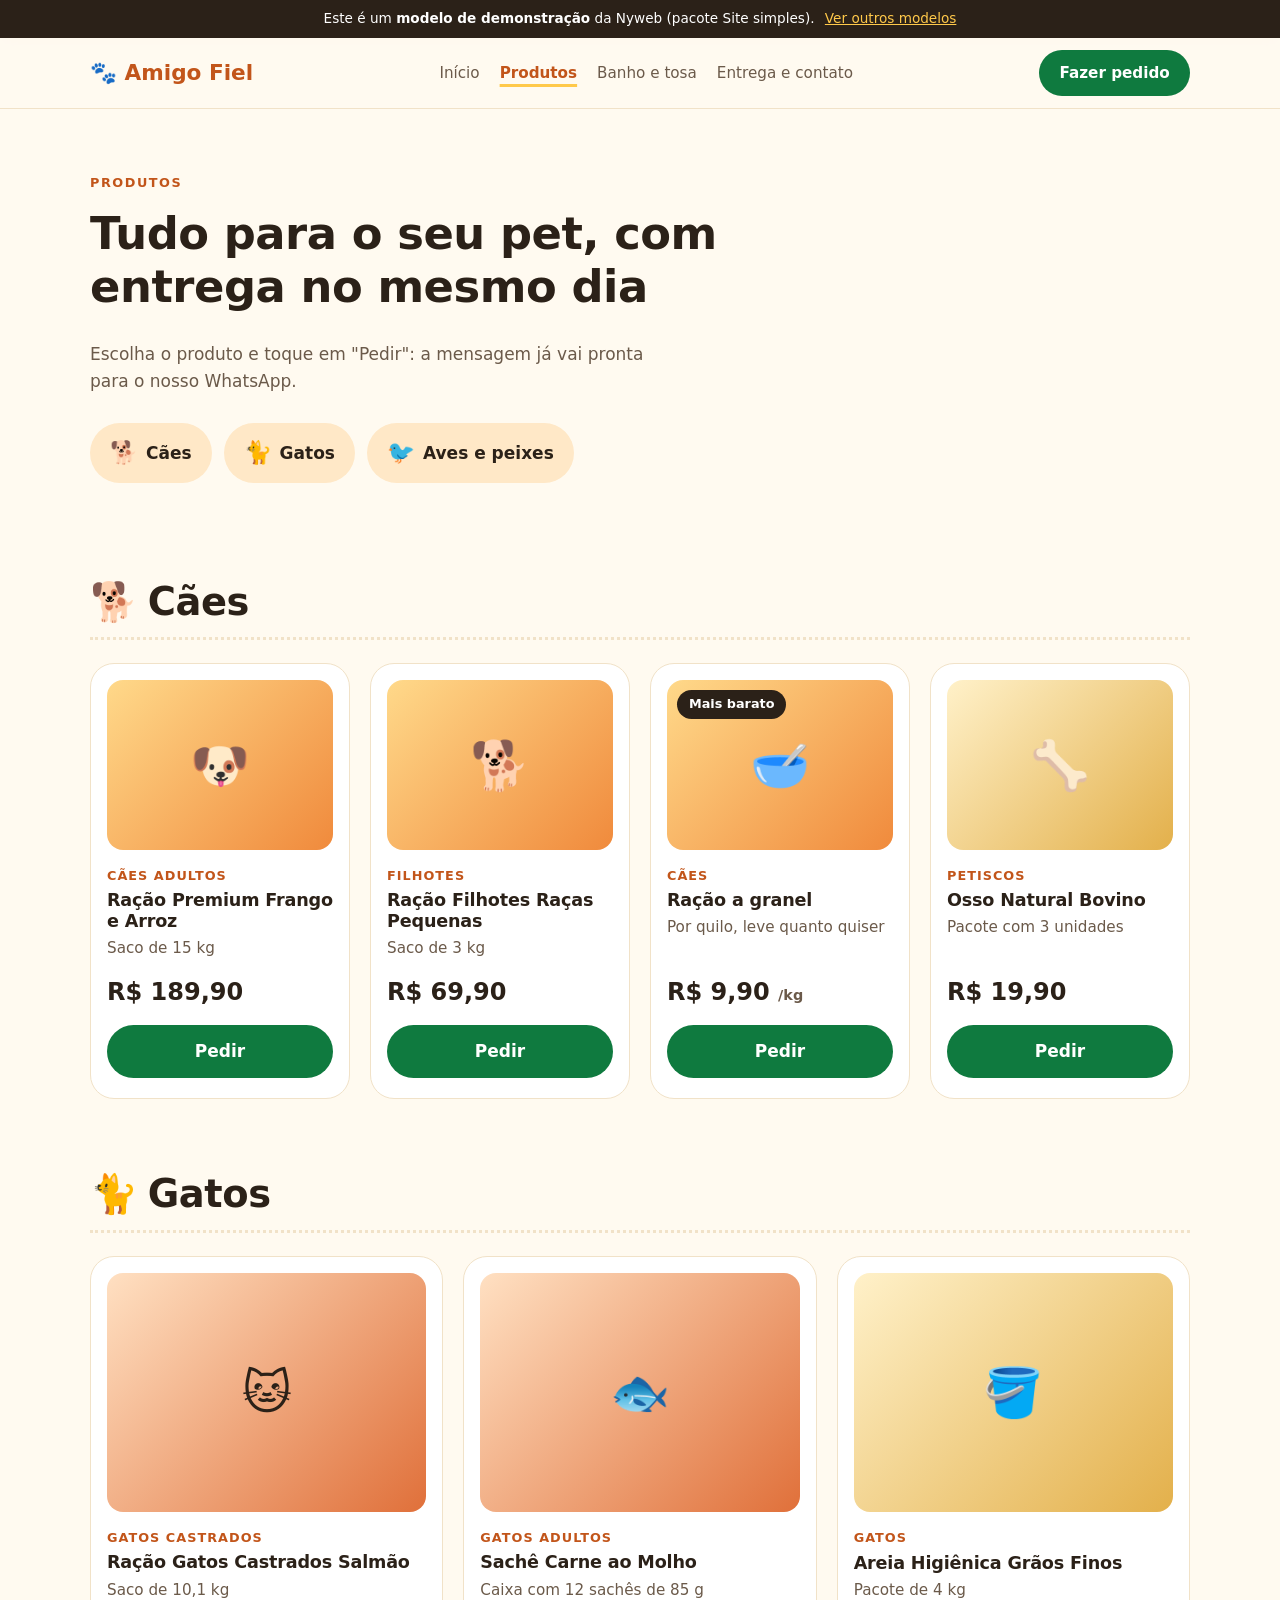
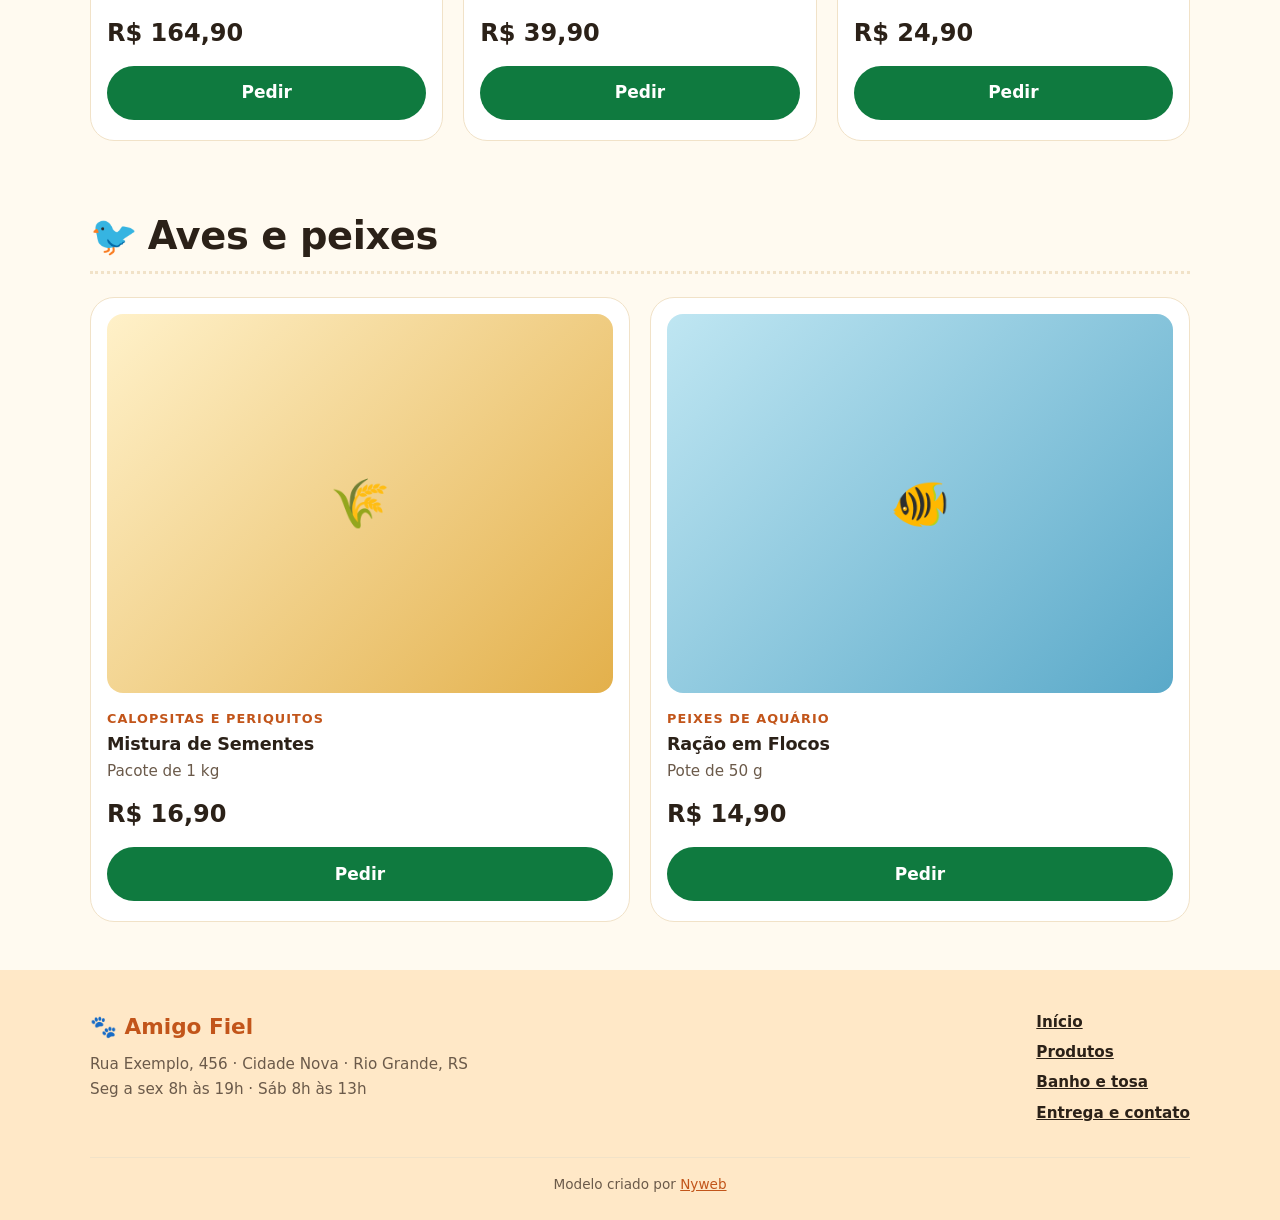
<file: casa-de-racao-produtos.html>
<!DOCTYPE html>
<html lang="pt-BR">
<head>
  <meta charset="UTF-8">
  <meta name="viewport" content="width=device-width, initial-scale=1.0">

  <!-- Página 2 de 4 do modelo "Site simples": a lista completa de produtos -->
  <title>Produtos | Amigo Fiel Rações</title>
  <meta name="description" content="Rações, petiscos, areia e acessórios para cães, gatos, aves e peixes, com pedido pelo WhatsApp e entrega no mesmo dia.">

  <link rel="stylesheet" href="css/base.css">
  <link rel="stylesheet" href="css/casa-de-racao.css">
</head>
<body>

  <div class="aviso-modelo">
    <p>Este é um <strong>modelo de demonstração</strong> da Nyweb (pacote Site simples).
      <a href="index.html#modelos">Ver outros modelos</a></p>
  </div>

  <!-- Mesmo menu da página inicial; aqui o aria-current está em "Produtos" -->
  <header class="menu">
    <a href="casa-de-racao.html" class="marca"><span aria-hidden="true">🐾</span> Amigo Fiel</a>
    <nav aria-label="Menu da loja">
      <ul>
        <li><a href="casa-de-racao.html">Início</a></li>
        <li><a href="casa-de-racao-produtos.html" aria-current="page">Produtos</a></li>
        <li><a href="casa-de-racao-banho-e-tosa.html">Banho e tosa</a></li>
        <li><a href="casa-de-racao-contato.html">Entrega e contato</a></li>
      </ul>
    </nav>
    <a class="btn btn-principal"
       href="https://wa.me/5553992032750?text=Ol%C3%A1%2C%20Nycolle!%20Vi%20o%20modelo%20de%20casa%20de%20ra%C3%A7%C3%A3o%20e%20quero%20um%20site%20assim."
       target="_blank" rel="noopener">Fazer pedido</a>
  </header>

  <main>

    <!-- ===================== TOPO DA PÁGINA ===================== -->
    <!-- Cada página tem o seu próprio <h1>, dizendo do que ela trata -->
    <section class="topo-pagina">
      <p class="sobretitulo">Produtos</p>
      <h1>Tudo para o seu pet, com entrega no mesmo dia</h1>
      <p>Escolha o produto e toque em "Pedir": a mensagem já vai pronta para o nosso WhatsApp.</p>

      <!-- Atalhos para as partes desta mesma página (#caes, #gatos...) -->
      <ul class="atalhos">
        <li><a href="#caes"><span aria-hidden="true">🐕</span> Cães</a></li>
        <li><a href="#gatos"><span aria-hidden="true">🐈</span> Gatos</a></li>
        <li><a href="#aves-peixes"><span aria-hidden="true">🐦</span> Aves e peixes</a></li>
      </ul>
    </section>

    <!-- ===================== CÃES ===================== -->
    <section id="caes" class="grupo-produtos">
      <h2><span aria-hidden="true">🐕</span> Cães</h2>
      <div class="produtos">
        <article class="produto">
          <div class="foto foto-produto" role="img" aria-label="Foto do saco de ração"><span aria-hidden="true">🐶</span></div>
          <p class="produto-tipo">Cães adultos</p>
          <h3>Ração Premium Frango e Arroz</h3>
          <p class="produto-detalhe">Saco de 15 kg</p>
          <p class="preco">R$ 189,90</p>
          <a class="btn btn-principal"
             href="https://wa.me/5553992032750?text=Ol%C3%A1%2C%20Nycolle!%20Vi%20o%20modelo%20de%20casa%20de%20ra%C3%A7%C3%A3o%20e%20quero%20um%20site%20assim."
             target="_blank" rel="noopener">Pedir</a>
        </article>

        <article class="produto">
          <div class="foto foto-produto" role="img" aria-label="Foto do saco de ração"><span aria-hidden="true">🐕</span></div>
          <p class="produto-tipo">Filhotes</p>
          <h3>Ração Filhotes Raças Pequenas</h3>
          <p class="produto-detalhe">Saco de 3 kg</p>
          <p class="preco">R$ 69,90</p>
          <a class="btn btn-principal"
             href="https://wa.me/5553992032750?text=Ol%C3%A1%2C%20Nycolle!%20Vi%20o%20modelo%20de%20casa%20de%20ra%C3%A7%C3%A3o%20e%20quero%20um%20site%20assim."
             target="_blank" rel="noopener">Pedir</a>
        </article>

        <article class="produto">
          <div class="foto foto-produto" role="img" aria-label="Foto da ração a granel"><span aria-hidden="true">🥣</span></div>
          <p class="etiqueta">Mais barato</p>
          <p class="produto-tipo">Cães</p>
          <h3>Ração a granel</h3>
          <p class="produto-detalhe">Por quilo, leve quanto quiser</p>
          <p class="preco">R$ 9,90 <small>/kg</small></p>
          <a class="btn btn-principal"
             href="https://wa.me/5553992032750?text=Ol%C3%A1%2C%20Nycolle!%20Vi%20o%20modelo%20de%20casa%20de%20ra%C3%A7%C3%A3o%20e%20quero%20um%20site%20assim."
             target="_blank" rel="noopener">Pedir</a>
        </article>

        <article class="produto">
          <div class="foto foto-produto foto-areia" role="img" aria-label="Foto do petisco"><span aria-hidden="true">🦴</span></div>
          <p class="produto-tipo">Petiscos</p>
          <h3>Osso Natural Bovino</h3>
          <p class="produto-detalhe">Pacote com 3 unidades</p>
          <p class="preco">R$ 19,90</p>
          <a class="btn btn-principal"
             href="https://wa.me/5553992032750?text=Ol%C3%A1%2C%20Nycolle!%20Vi%20o%20modelo%20de%20casa%20de%20ra%C3%A7%C3%A3o%20e%20quero%20um%20site%20assim."
             target="_blank" rel="noopener">Pedir</a>
        </article>
      </div>
    </section>

    <!-- ===================== GATOS ===================== -->
    <section id="gatos" class="grupo-produtos">
      <h2><span aria-hidden="true">🐈</span> Gatos</h2>
      <div class="produtos">
        <article class="produto">
          <div class="foto foto-produto foto-gato" role="img" aria-label="Foto do saco de ração"><span aria-hidden="true">🐱</span></div>
          <p class="produto-tipo">Gatos castrados</p>
          <h3>Ração Gatos Castrados Salmão</h3>
          <p class="produto-detalhe">Saco de 10,1 kg</p>
          <p class="preco">R$ 164,90</p>
          <a class="btn btn-principal"
             href="https://wa.me/5553992032750?text=Ol%C3%A1%2C%20Nycolle!%20Vi%20o%20modelo%20de%20casa%20de%20ra%C3%A7%C3%A3o%20e%20quero%20um%20site%20assim."
             target="_blank" rel="noopener">Pedir</a>
        </article>

        <article class="produto">
          <div class="foto foto-produto foto-gato" role="img" aria-label="Foto do sachê"><span aria-hidden="true">🐟</span></div>
          <p class="produto-tipo">Gatos adultos</p>
          <h3>Sachê Carne ao Molho</h3>
          <p class="produto-detalhe">Caixa com 12 sachês de 85 g</p>
          <p class="preco">R$ 39,90</p>
          <a class="btn btn-principal"
             href="https://wa.me/5553992032750?text=Ol%C3%A1%2C%20Nycolle!%20Vi%20o%20modelo%20de%20casa%20de%20ra%C3%A7%C3%A3o%20e%20quero%20um%20site%20assim."
             target="_blank" rel="noopener">Pedir</a>
        </article>

        <article class="produto">
          <div class="foto foto-produto foto-areia" role="img" aria-label="Foto do pacote de areia"><span aria-hidden="true">🪣</span></div>
          <p class="produto-tipo">Gatos</p>
          <h3>Areia Higiênica Grãos Finos</h3>
          <p class="produto-detalhe">Pacote de 4 kg</p>
          <p class="preco">R$ 24,90</p>
          <a class="btn btn-principal"
             href="https://wa.me/5553992032750?text=Ol%C3%A1%2C%20Nycolle!%20Vi%20o%20modelo%20de%20casa%20de%20ra%C3%A7%C3%A3o%20e%20quero%20um%20site%20assim."
             target="_blank" rel="noopener">Pedir</a>
        </article>
      </div>
    </section>

    <!-- ===================== AVES E PEIXES ===================== -->
    <section id="aves-peixes" class="grupo-produtos">
      <h2><span aria-hidden="true">🐦</span> Aves e peixes</h2>
      <div class="produtos">
        <article class="produto">
          <div class="foto foto-produto foto-areia" role="img" aria-label="Foto da mistura de sementes"><span aria-hidden="true">🌾</span></div>
          <p class="produto-tipo">Calopsitas e periquitos</p>
          <h3>Mistura de Sementes</h3>
          <p class="produto-detalhe">Pacote de 1 kg</p>
          <p class="preco">R$ 16,90</p>
          <a class="btn btn-principal"
             href="https://wa.me/5553992032750?text=Ol%C3%A1%2C%20Nycolle!%20Vi%20o%20modelo%20de%20casa%20de%20ra%C3%A7%C3%A3o%20e%20quero%20um%20site%20assim."
             target="_blank" rel="noopener">Pedir</a>
        </article>

        <article class="produto">
          <div class="foto foto-produto foto-agua" role="img" aria-label="Foto do pote de ração para peixes"><span aria-hidden="true">🐠</span></div>
          <p class="produto-tipo">Peixes de aquário</p>
          <h3>Ração em Flocos</h3>
          <p class="produto-detalhe">Pote de 50 g</p>
          <p class="preco">R$ 14,90</p>
          <a class="btn btn-principal"
             href="https://wa.me/5553992032750?text=Ol%C3%A1%2C%20Nycolle!%20Vi%20o%20modelo%20de%20casa%20de%20ra%C3%A7%C3%A3o%20e%20quero%20um%20site%20assim."
             target="_blank" rel="noopener">Pedir</a>
        </article>
      </div>
    </section>

  </main>

  <footer>
    <div class="rodape">
      <div>
        <p class="marca"><span aria-hidden="true">🐾</span> Amigo Fiel</p>
        <address>Rua Exemplo, 456 · Cidade Nova · Rio Grande, RS</address>
        <p>Seg a sex 8h às 19h · Sáb 8h às 13h</p>
      </div>
      <nav aria-label="Páginas">
        <ul>
          <li><a href="casa-de-racao.html">Início</a></li>
          <li><a href="casa-de-racao-produtos.html">Produtos</a></li>
          <li><a href="casa-de-racao-banho-e-tosa.html">Banho e tosa</a></li>
          <li><a href="casa-de-racao-contato.html">Entrega e contato</a></li>
        </ul>
      </nav>
    </div>
    <p class="credito">Modelo criado por <a href="index.html">Nyweb</a></p>
  </footer>

</body>
</html>
</file>
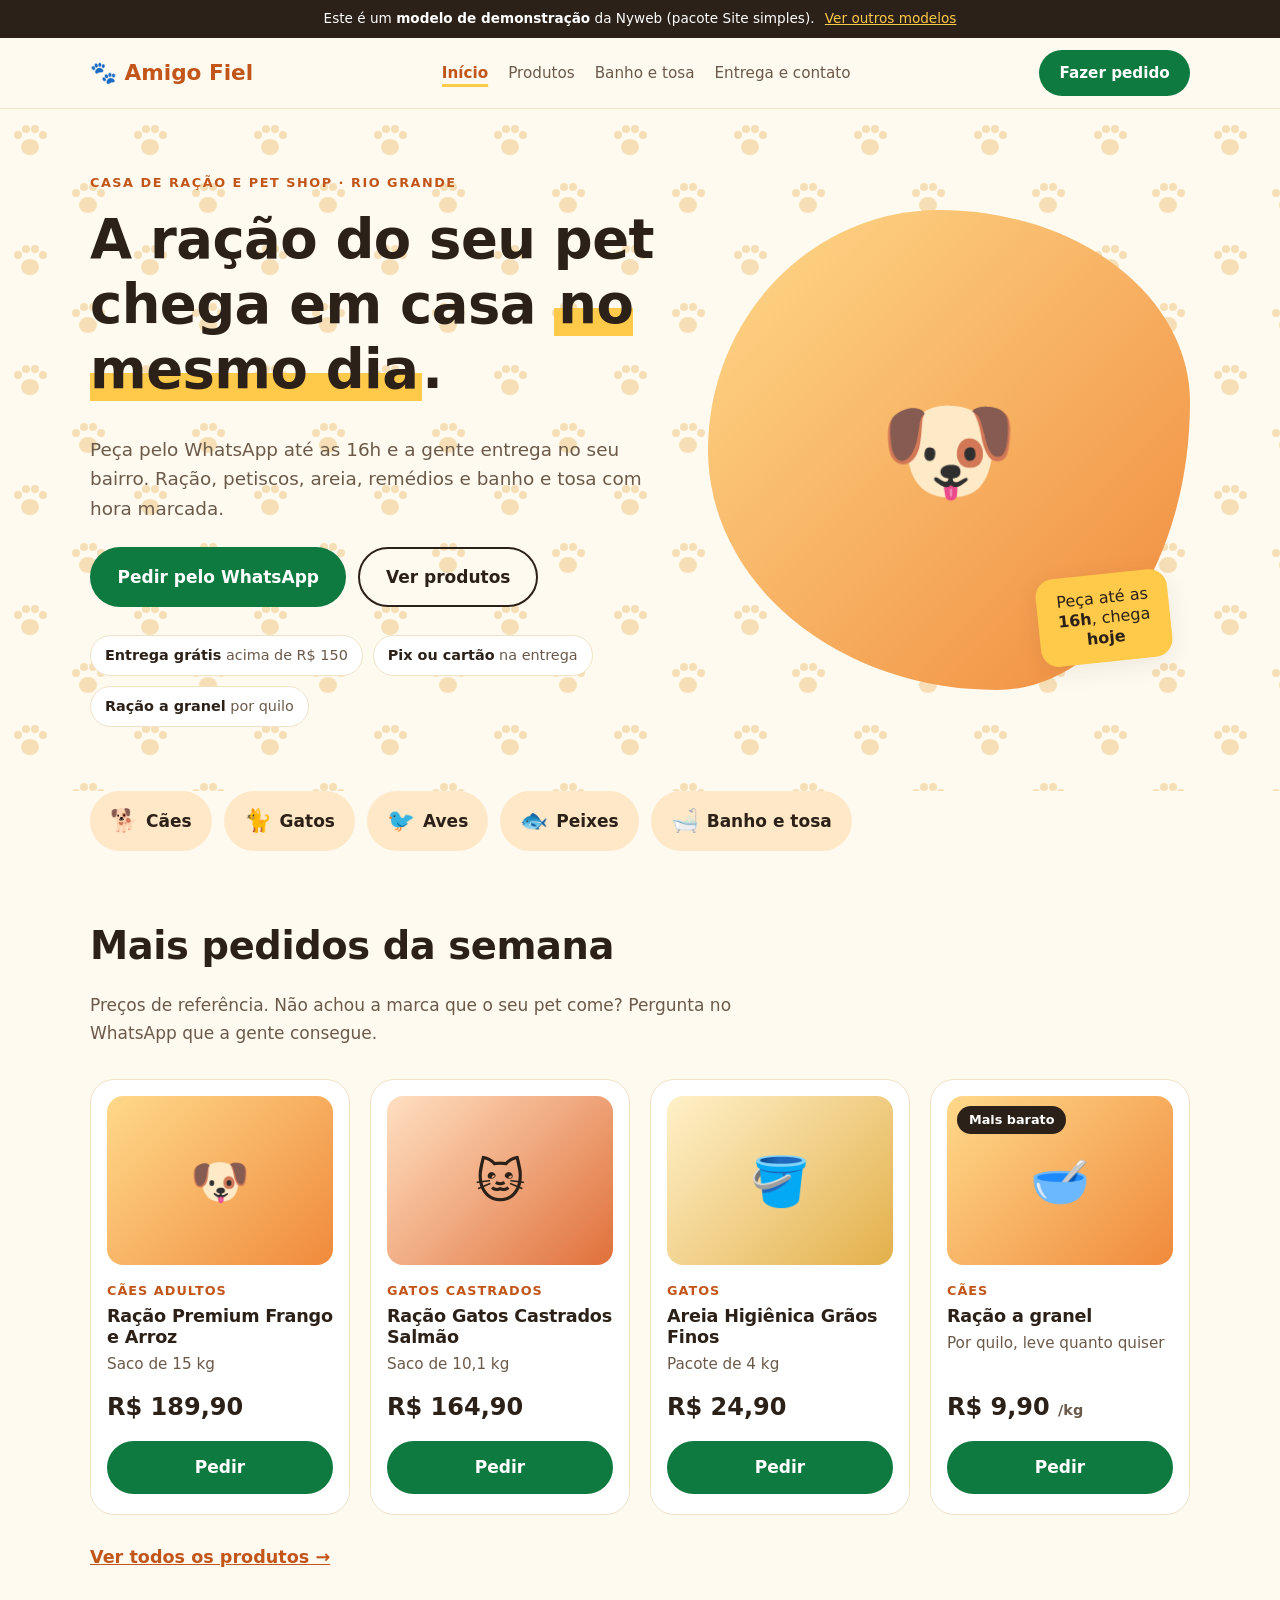
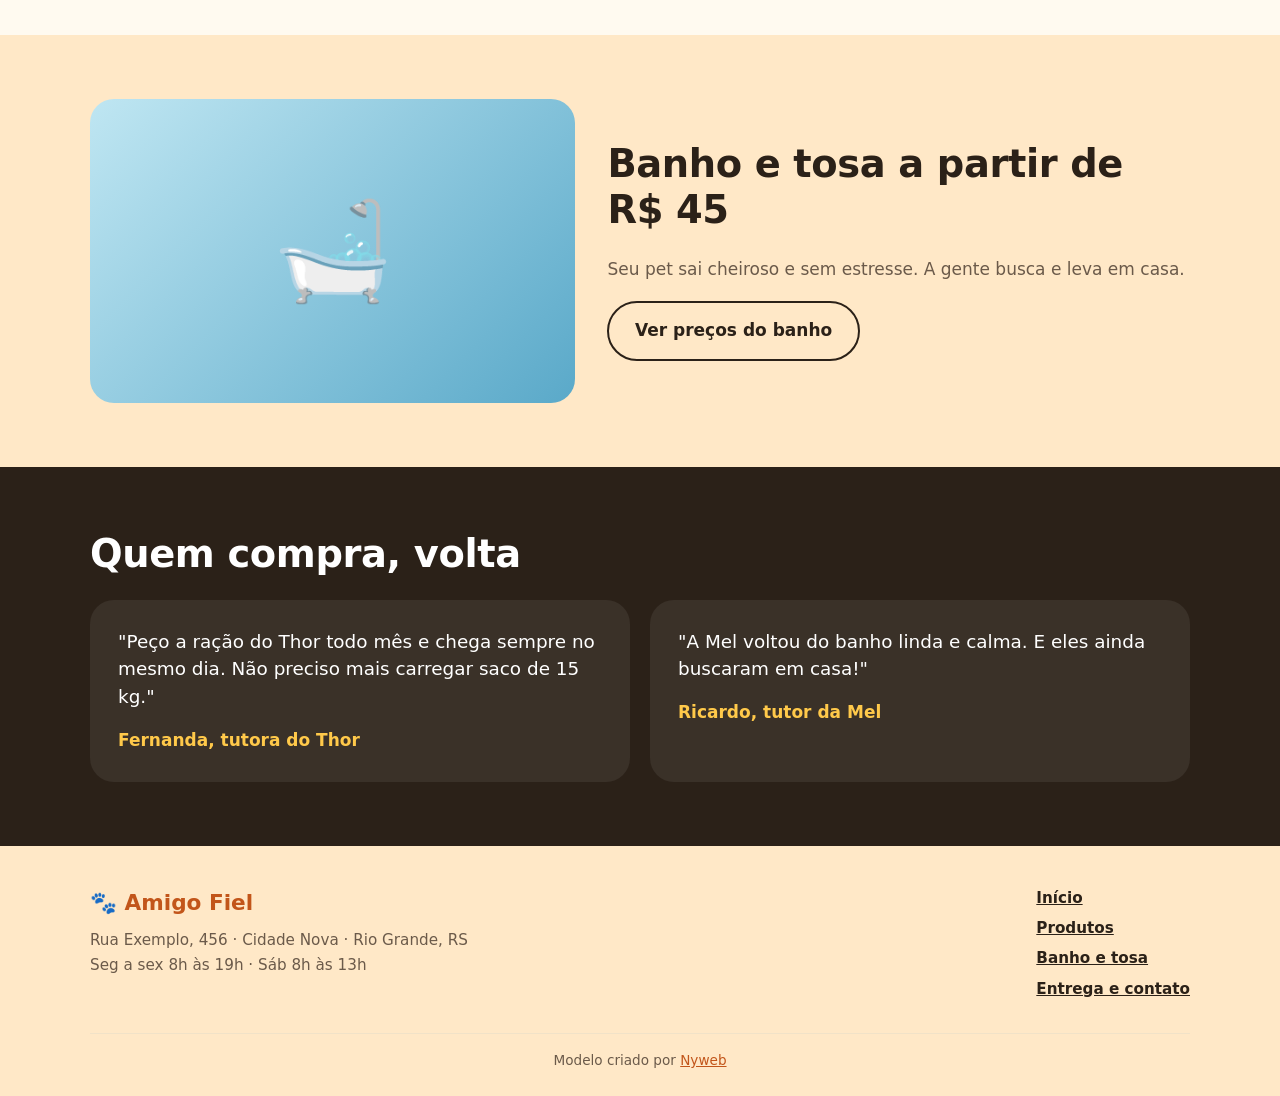
<file: casa-de-racao.html>
<!DOCTYPE html>
<html lang="pt-BR">
<head>
  <meta charset="UTF-8">
  <meta name="viewport" content="width=device-width, initial-scale=1.0">

  <!-- MODELO de demonstração do pacote "Site simples": várias páginas ligadas pelo menu.
       Esta é a página INICIAL. As outras são:
       casa-de-racao-produtos.html, casa-de-racao-banho-e-tosa.html e casa-de-racao-contato.html.
       A "Amigo Fiel" é inventada: quando um cliente fechar, troque nome, textos, fotos, preços e WhatsApp -->
  <title>Amigo Fiel Rações | Modelo de site para casa de ração e pet shop</title>
  <meta name="description" content="Modelo de site para casa de ração e pet shop: produtos com pedido pelo WhatsApp, entrega no bairro, banho e tosa.">

  <!-- As 4 páginas usam os MESMOS dois arquivos de CSS: muda num lugar, muda em todas -->
  <link rel="stylesheet" href="css/base.css">
  <link rel="stylesheet" href="css/casa-de-racao.css">
</head>
<body>

  <!-- ===================== AVISO DE MODELO ===================== -->
  <div class="aviso-modelo">
    <p>Este é um <strong>modelo de demonstração</strong> da Nyweb (pacote Site simples).
      <a href="index.html#modelos">Ver outros modelos</a></p>
  </div>

  <!-- ===================== MENU ===================== -->
  <!-- O menu é IGUAL nas 4 páginas. Só muda qual link tem aria-current="page":
       ele avisa ao leitor de tela "você está aqui", e o CSS usa isso para sublinhar o link -->
  <header class="menu">
    <a href="casa-de-racao.html" class="marca"><span aria-hidden="true">🐾</span> Amigo Fiel</a>
    <nav aria-label="Menu da loja">
      <ul>
        <li><a href="casa-de-racao.html" aria-current="page">Início</a></li>
        <li><a href="casa-de-racao-produtos.html">Produtos</a></li>
        <li><a href="casa-de-racao-banho-e-tosa.html">Banho e tosa</a></li>
        <li><a href="casa-de-racao-contato.html">Entrega e contato</a></li>
      </ul>
    </nav>
    <!-- Num site de verdade, aqui vai o WhatsApp DA LOJA.
         No modelo, vai para o SEU WhatsApp, dizendo qual modelo a pessoa viu -->
    <a class="btn btn-principal"
       href="https://wa.me/5553992032750?text=Ol%C3%A1%2C%20Nycolle!%20Vi%20o%20modelo%20de%20casa%20de%20ra%C3%A7%C3%A3o%20e%20quero%20um%20site%20assim."
       target="_blank" rel="noopener">Fazer pedido</a>
  </header>

  <main>

    <!-- ===================== HERO ===================== -->
    <section class="hero" id="topo">
      <div class="hero-texto">
        <p class="sobretitulo">Casa de ração e pet shop · Rio Grande</p>
        <h1>A ração do seu pet chega em casa <span class="destaque">no mesmo dia</span>.</h1>
        <p>Peça pelo WhatsApp até as 16h e a gente entrega no seu bairro. Ração, petiscos, areia, remédios e banho e tosa com hora marcada.</p>
        <div class="hero-botoes">
          <a class="btn btn-principal"
             href="https://wa.me/5553992032750?text=Ol%C3%A1%2C%20Nycolle!%20Vi%20o%20modelo%20de%20casa%20de%20ra%C3%A7%C3%A3o%20e%20quero%20um%20site%20assim."
             target="_blank" rel="noopener">Pedir pelo WhatsApp</a>
          <!-- Agora o botão leva para OUTRA PÁGINA, não para um pedaço desta -->
          <a class="btn btn-secundario" href="casa-de-racao-produtos.html">Ver produtos</a>
        </div>

        <ul class="selos">
          <li><strong>Entrega grátis</strong> acima de R$ 150</li>
          <li><strong>Pix ou cartão</strong> na entrega</li>
          <li><strong>Ração a granel</strong> por quilo</li>
        </ul>
      </div>

      <!-- Espaço da foto principal. Aqui entra uma foto real (o dono com um cachorro, a fachada...):
           <img src="img/racao-capa.jpg" alt="Cachorro feliz na frente da loja"> -->
      <div class="foto foto-capa" role="img" aria-label="Foto de um cachorro na loja">
        <span class="foto-bicho" aria-hidden="true">🐶</span>
        <p class="adesivo">Peça até as <strong>16h</strong>, chega <strong>hoje</strong></p>
      </div>
    </section>

    <!-- ===================== CATEGORIAS ===================== -->
    <!-- "pagina.html#caes" = abre a página de produtos JÁ na parte dos cães -->
    <section class="categorias" aria-label="Categorias">
      <ul>
        <li><a href="casa-de-racao-produtos.html#caes"><span aria-hidden="true">🐕</span> Cães</a></li>
        <li><a href="casa-de-racao-produtos.html#gatos"><span aria-hidden="true">🐈</span> Gatos</a></li>
        <li><a href="casa-de-racao-produtos.html#aves-peixes"><span aria-hidden="true">🐦</span> Aves</a></li>
        <li><a href="casa-de-racao-produtos.html#aves-peixes"><span aria-hidden="true">🐟</span> Peixes</a></li>
        <li><a href="casa-de-racao-banho-e-tosa.html"><span aria-hidden="true">🛁</span> Banho e tosa</a></li>
      </ul>
    </section>

    <!-- ===================== MAIS PEDIDOS ===================== -->
    <!-- No início mostramos só os 4 mais pedidos. A lista completa fica na página Produtos -->
    <section id="produtos">
      <h2>Mais pedidos da semana</h2>
      <p>Preços de referência. Não achou a marca que o seu pet come? Pergunta no WhatsApp que a gente consegue.</p>

      <div class="produtos">
        <article class="produto">
          <div class="foto foto-produto" role="img" aria-label="Foto do saco de ração"><span aria-hidden="true">🐶</span></div>
          <p class="produto-tipo">Cães adultos</p>
          <h3>Ração Premium Frango e Arroz</h3>
          <p class="produto-detalhe">Saco de 15 kg</p>
          <p class="preco">R$ 189,90</p>
          <a class="btn btn-principal"
             href="https://wa.me/5553992032750?text=Ol%C3%A1%2C%20Nycolle!%20Vi%20o%20modelo%20de%20casa%20de%20ra%C3%A7%C3%A3o%20e%20quero%20um%20site%20assim."
             target="_blank" rel="noopener">Pedir</a>
        </article>

        <article class="produto">
          <div class="foto foto-produto foto-gato" role="img" aria-label="Foto do saco de ração"><span aria-hidden="true">🐱</span></div>
          <p class="produto-tipo">Gatos castrados</p>
          <h3>Ração Gatos Castrados Salmão</h3>
          <p class="produto-detalhe">Saco de 10,1 kg</p>
          <p class="preco">R$ 164,90</p>
          <a class="btn btn-principal"
             href="https://wa.me/5553992032750?text=Ol%C3%A1%2C%20Nycolle!%20Vi%20o%20modelo%20de%20casa%20de%20ra%C3%A7%C3%A3o%20e%20quero%20um%20site%20assim."
             target="_blank" rel="noopener">Pedir</a>
        </article>

        <article class="produto">
          <div class="foto foto-produto foto-areia" role="img" aria-label="Foto do pacote de areia"><span aria-hidden="true">🪣</span></div>
          <p class="produto-tipo">Gatos</p>
          <h3>Areia Higiênica Grãos Finos</h3>
          <p class="produto-detalhe">Pacote de 4 kg</p>
          <p class="preco">R$ 24,90</p>
          <a class="btn btn-principal"
             href="https://wa.me/5553992032750?text=Ol%C3%A1%2C%20Nycolle!%20Vi%20o%20modelo%20de%20casa%20de%20ra%C3%A7%C3%A3o%20e%20quero%20um%20site%20assim."
             target="_blank" rel="noopener">Pedir</a>
        </article>

        <article class="produto">
          <div class="foto foto-produto" role="img" aria-label="Foto da ração a granel"><span aria-hidden="true">🥣</span></div>
          <p class="etiqueta">Mais barato</p>
          <p class="produto-tipo">Cães</p>
          <h3>Ração a granel</h3>
          <p class="produto-detalhe">Por quilo, leve quanto quiser</p>
          <p class="preco">R$ 9,90 <small>/kg</small></p>
          <a class="btn btn-principal"
             href="https://wa.me/5553992032750?text=Ol%C3%A1%2C%20Nycolle!%20Vi%20o%20modelo%20de%20casa%20de%20ra%C3%A7%C3%A3o%20e%20quero%20um%20site%20assim."
             target="_blank" rel="noopener">Pedir</a>
        </article>
      </div>

      <a class="link-mais" href="casa-de-racao-produtos.html">Ver todos os produtos →</a>
    </section>

    <!-- ===================== CHAMADA PARA O BANHO ===================== -->
    <!-- Um "resumo" do banho e tosa que leva para a página completa -->
    <section class="chamada-banho">
      <div class="foto foto-banho" role="img" aria-label="Foto de um cachorro tomando banho"><span aria-hidden="true">🛁</span></div>
      <div>
        <h2>Banho e tosa a partir de R$ 45</h2>
        <p>Seu pet sai cheiroso e sem estresse. A gente busca e leva em casa.</p>
        <a class="btn btn-secundario" href="casa-de-racao-banho-e-tosa.html">Ver preços do banho</a>
      </div>
    </section>

    <!-- ===================== DEPOIMENTOS ===================== -->
    <section id="depoimentos">
      <h2>Quem compra, volta</h2>
      <div class="depoimentos">
        <figure>
          <blockquote>"Peço a ração do Thor todo mês e chega sempre no mesmo dia. Não preciso mais carregar saco de 15 kg."</blockquote>
          <figcaption>Fernanda, tutora do Thor</figcaption>
        </figure>
        <figure>
          <blockquote>"A Mel voltou do banho linda e calma. E eles ainda buscaram em casa!"</blockquote>
          <figcaption>Ricardo, tutor da Mel</figcaption>
        </figure>
      </div>
    </section>

  </main>

  <!-- ===================== RODAPÉ ===================== -->
  <!-- Num site de várias páginas, o rodapé repete o endereço e os links:
       quem chega ao fim de qualquer página acha tudo ali -->
  <footer>
    <div class="rodape">
      <div>
        <p class="marca"><span aria-hidden="true">🐾</span> Amigo Fiel</p>
        <address>Rua Exemplo, 456 · Cidade Nova · Rio Grande, RS</address>
        <p>Seg a sex 8h às 19h · Sáb 8h às 13h</p>
      </div>
      <nav aria-label="Páginas">
        <ul>
          <li><a href="casa-de-racao.html">Início</a></li>
          <li><a href="casa-de-racao-produtos.html">Produtos</a></li>
          <li><a href="casa-de-racao-banho-e-tosa.html">Banho e tosa</a></li>
          <li><a href="casa-de-racao-contato.html">Entrega e contato</a></li>
        </ul>
      </nav>
    </div>
    <p class="credito">Modelo criado por <a href="index.html">Nyweb</a></p>
  </footer>

</body>
</html>
</file>
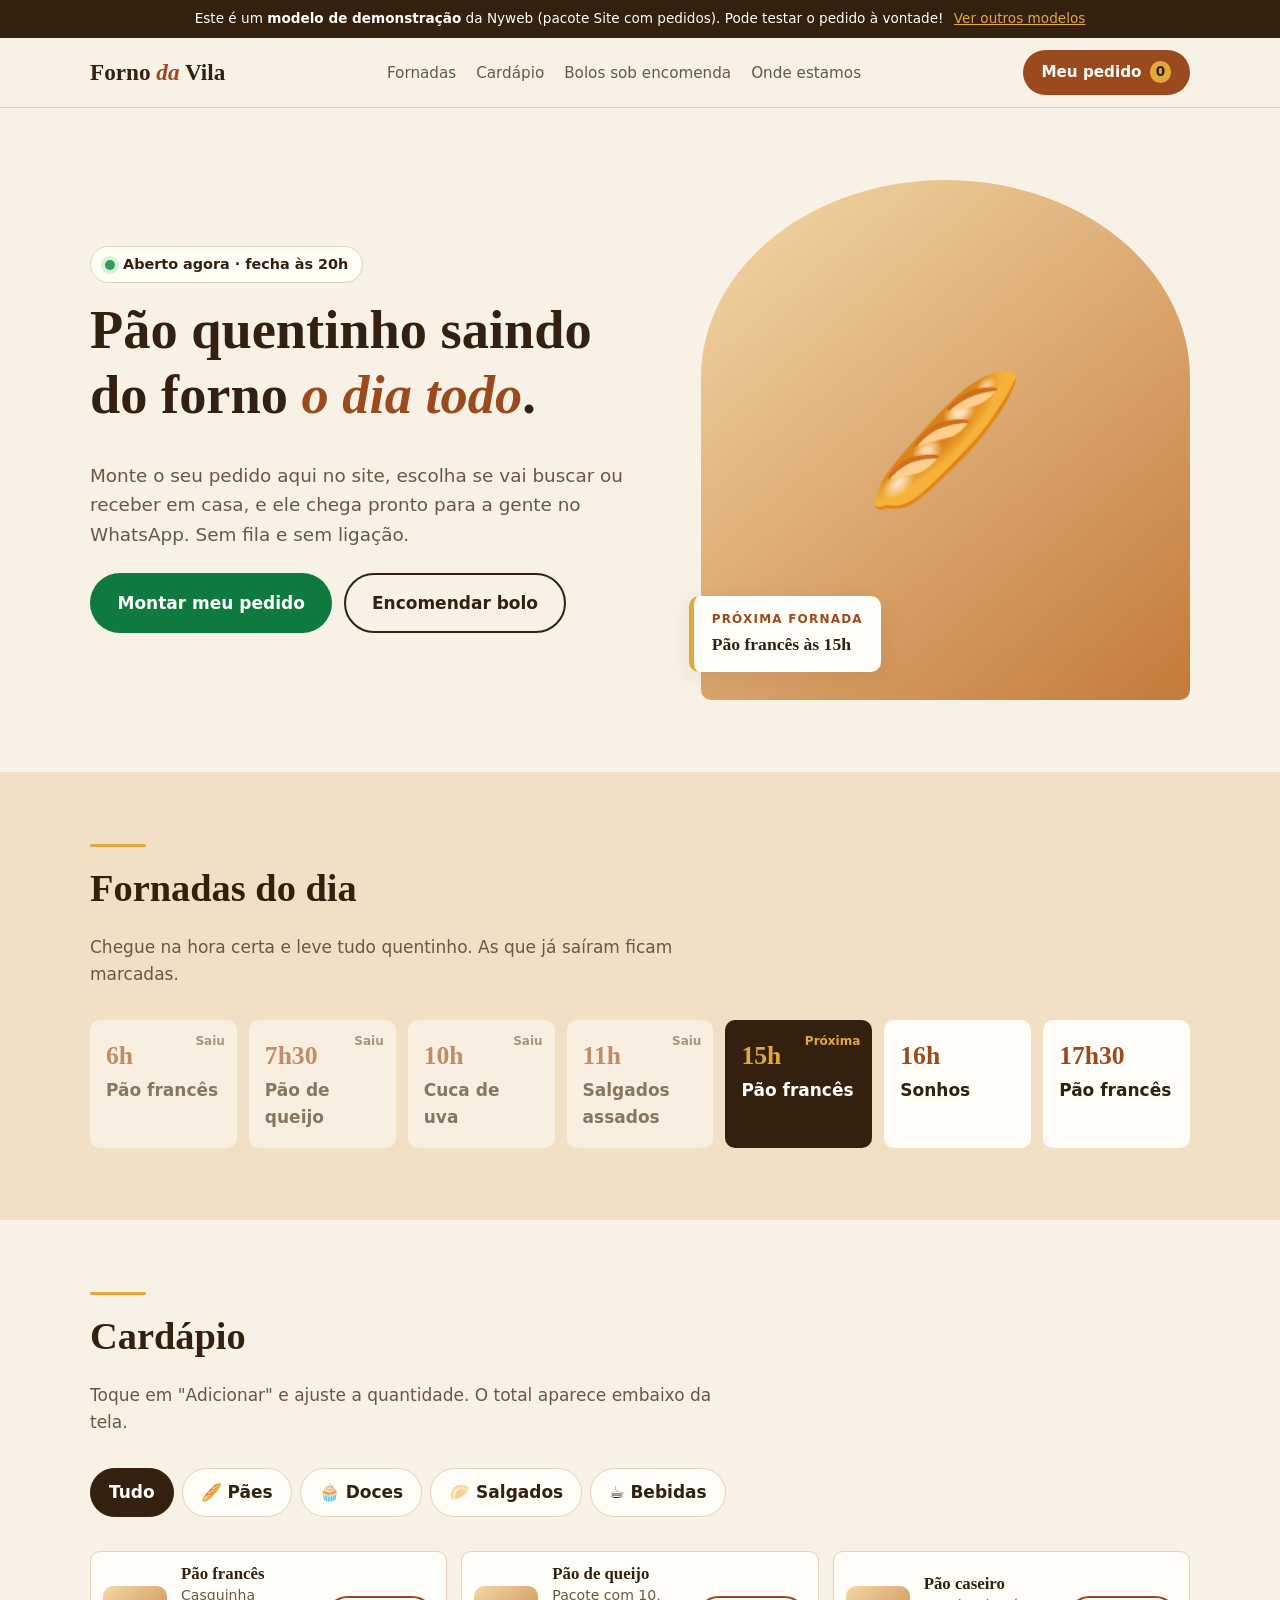
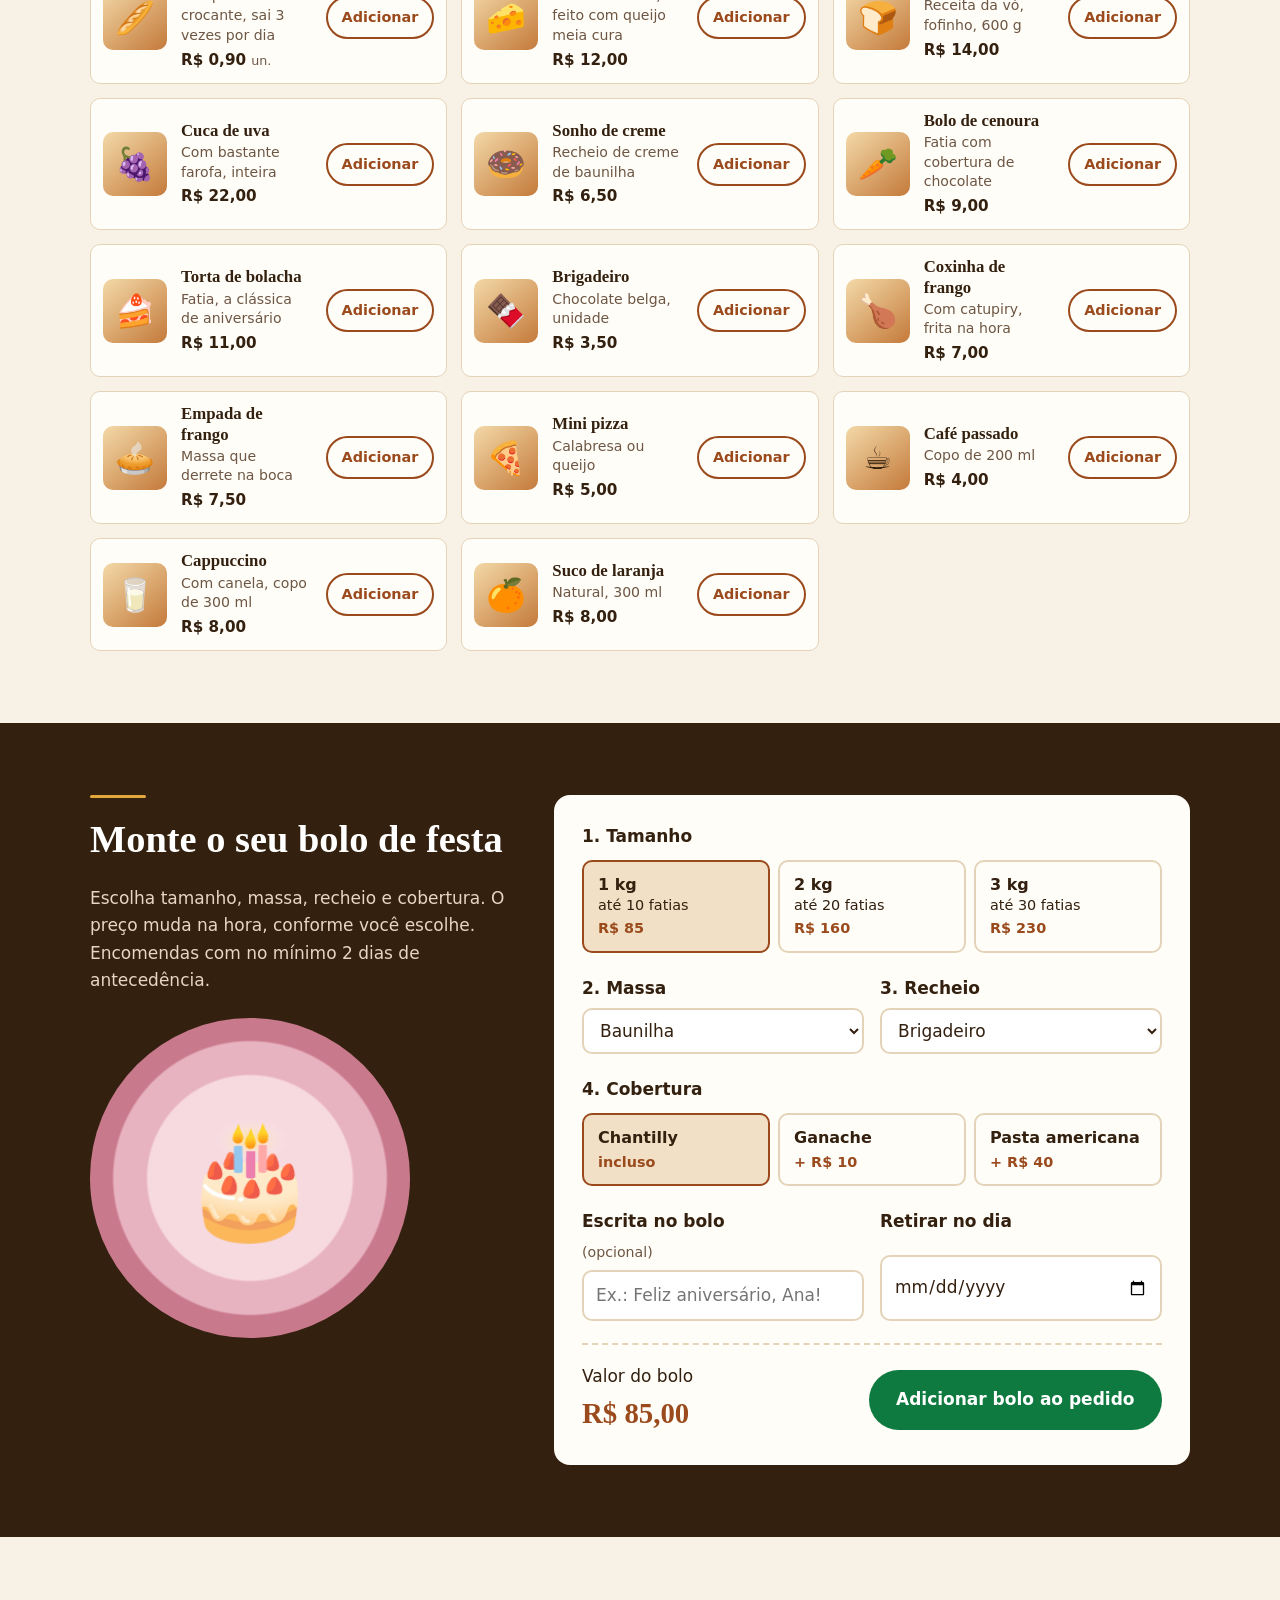
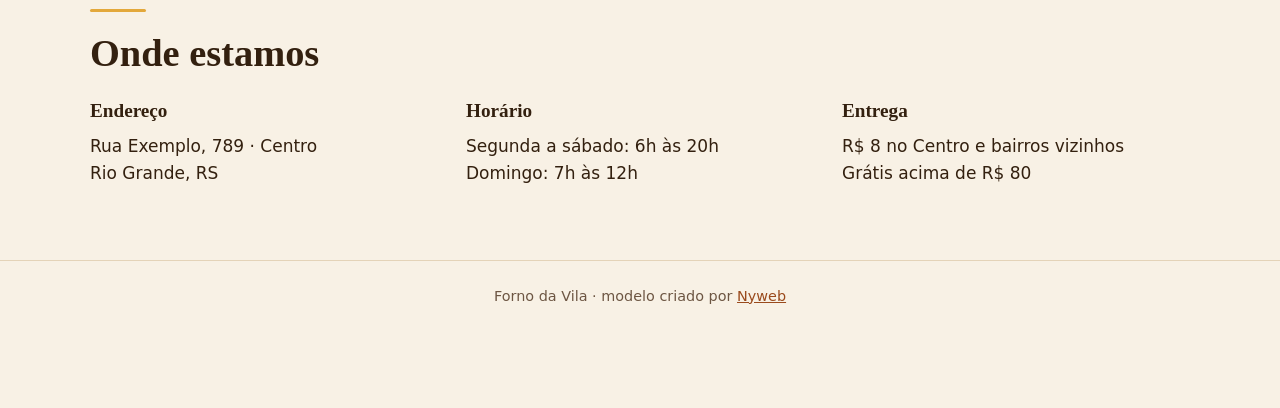
<file: padaria.html>
<!DOCTYPE html>
<!-- class="sem-js": se o JavaScript não carregar, o CSS esconde o que depende dele (carrinho etc.).
     A primeira linha de <script> lá embaixo troca para "js" assim que a página abre -->
<html lang="pt-BR" class="sem-js">
<head>
  <meta charset="UTF-8">
  <meta name="viewport" content="width=device-width, initial-scale=1.0">
  <script>document.documentElement.classList.replace('sem-js', 'js');</script>

  <!-- MODELO de demonstração do pacote "Site com pedidos": o mais completo dos três.
       O cliente monta o pedido NO SITE (carrinho, bolo personalizado, entrega ou retirada)
       e o pedido chega pronto e organizado no WhatsApp da padaria.
       A "Forno da Vila" é inventada: troque nome, textos, preços e o número no padaria.js -->
  <title>Forno da Vila | Modelo de site com pedidos para padaria</title>
  <meta name="description" content="Modelo de site para padaria e confeitaria com pedido online: cardápio com carrinho, encomenda de bolo personalizada, horários das fornadas e pedido enviado pelo WhatsApp.">

  <link rel="stylesheet" href="css/base.css">
  <link rel="stylesheet" href="css/padaria.css">
  <!-- defer = o JavaScript só roda depois que o HTML inteiro foi lido -->
  <script src="js/padaria.js" defer></script>
</head>
<body>

  <!-- ===================== AVISO DE MODELO ===================== -->
  <div class="aviso-modelo">
    <p>Este é um <strong>modelo de demonstração</strong> da Nyweb (pacote Site com pedidos). Pode testar o pedido à vontade!
      <a href="index.html#modelos">Ver outros modelos</a></p>
  </div>

  <!-- ===================== MENU ===================== -->
  <header class="menu">
    <a href="#topo" class="marca">Forno <em>da</em> Vila</a>
    <nav aria-label="Menu da padaria">
      <ul>
        <li><a href="#fornadas">Fornadas</a></li>
        <li><a href="#cardapio">Cardápio</a></li>
        <li><a href="#encomendas">Bolos sob encomenda</a></li>
        <li><a href="#onde">Onde estamos</a></li>
      </ul>
    </nav>
    <!-- Botão do pedido: o número (contador) é atualizado pelo JavaScript.
         data-abrir-pedido = "quem tiver isso, abre a janela do pedido" (o JS procura por esse atributo) -->
    <button class="btn btn-pedido so-js" type="button" data-abrir-pedido>
      Meu pedido <span class="contador" data-contador>0</span>
    </button>
  </header>

  <main>

    <!-- ===================== HERO ===================== -->
    <section class="hero" id="topo">
      <div class="hero-texto">
        <!-- O JavaScript troca este texto por "Aberto agora" ou "Fechado", conforme o horário.
             aria-live="polite" = se mudar, o leitor de tela avisa sem interromper -->
        <p class="status" data-status aria-live="polite">Seg a sáb 6h às 20h · Dom 7h às 12h</p>
        <h1>Pão quentinho saindo do forno <em>o dia todo</em>.</h1>
        <p>Monte o seu pedido aqui no site, escolha se vai buscar ou receber em casa, e ele chega pronto para a gente no WhatsApp. Sem fila e sem ligação.</p>
        <div class="hero-botoes">
          <a class="btn btn-principal" href="#cardapio">Montar meu pedido</a>
          <a class="btn btn-secundario" href="#encomendas">Encomendar bolo</a>
        </div>
      </div>

      <div class="hero-foto">
        <!-- Espaço da foto principal: pães na bancada, o forno, a vitrine...
             <img src="img/padaria-capa.jpg" alt="Pães recém-saídos do forno na bancada"> -->
        <div class="foto foto-capa" role="img" aria-label="Foto de pães saindo do forno"><span aria-hidden="true">🥖</span></div>
        <!-- Cartão da próxima fornada: o JavaScript preenche com o horário certo -->
        <p class="proxima-fornada so-js" data-proxima>
          <span>Próxima fornada</span>
          <strong data-proxima-texto>...</strong>
        </p>
      </div>
    </section>

    <!-- ===================== FORNADAS DO DIA ===================== -->
    <section id="fornadas">
      <h2>Fornadas do dia</h2>
      <p>Chegue na hora certa e leve tudo quentinho. As que já saíram ficam marcadas.</p>

      <!-- data-hora = horário da fornada no formato 24h. O JS compara com a hora de agora -->
      <ol class="fornadas">
        <li data-hora="06:00"><time>6h</time> Pão francês</li>
        <li data-hora="07:30"><time>7h30</time> Pão de queijo</li>
        <li data-hora="10:00"><time>10h</time> Cuca de uva</li>
        <li data-hora="11:00"><time>11h</time> Salgados assados</li>
        <li data-hora="15:00"><time>15h</time> Pão francês</li>
        <li data-hora="16:00"><time>16h</time> Sonhos</li>
        <li data-hora="17:30"><time>17h30</time> Pão francês</li>
      </ol>
    </section>

    <!-- ===================== CARDÁPIO ===================== -->
    <section id="cardapio">
      <h2>Cardápio</h2>
      <p>Toque em "Adicionar" e ajuste a quantidade. O total aparece embaixo da tela.</p>

      <!-- <noscript> só aparece se o JavaScript estiver desligado -->
      <noscript>
        <p class="aviso-sem-js">Para montar o pedido aqui, ative o JavaScript. Ou
          <a href="https://wa.me/5553992032750?text=Ol%C3%A1%2C%20Nycolle!%20Vi%20o%20modelo%20de%20padaria%20e%20quero%20um%20site%20assim.">chame no WhatsApp</a>.</p>
      </noscript>

      <!-- Filtros: botões que mostram só uma categoria.
           aria-pressed diz ao leitor de tela qual está ligado -->
      <div class="filtros so-js" role="group" aria-label="Filtrar cardápio">
        <button type="button" data-filtro="todos" aria-pressed="true">Tudo</button>
        <button type="button" data-filtro="paes" aria-pressed="false">🥖 Pães</button>
        <button type="button" data-filtro="doces" aria-pressed="false">🧁 Doces</button>
        <button type="button" data-filtro="salgados" aria-pressed="false">🥟 Salgados</button>
        <button type="button" data-filtro="bebidas" aria-pressed="false">☕ Bebidas</button>
      </div>

      <!-- CADA PRODUTO guarda os dados dele nos atributos data-*:
           data-id (um nome único, sem espaço), data-nome, data-preco (com PONTO, não vírgula)
           e data-categoria. Para mudar um preço, é só trocar o data-preco E o texto do preço.
           O JavaScript lê esses dados e cria os botões de quantidade dentro da <div class="controle"> -->
      <div class="itens">
        <article class="item" data-id="pao-frances" data-nome="Pão francês" data-preco="0.90" data-categoria="paes">
          <div class="foto foto-item" aria-hidden="true">🥖</div>
          <div class="item-texto">
            <h3>Pão francês</h3>
            <p>Casquinha crocante, sai 3 vezes por dia</p>
            <p class="preco">R$ 0,90 <small>un.</small></p>
          </div>
          <div class="controle"></div>
        </article>

        <article class="item" data-id="pao-queijo" data-nome="Pão de queijo (pacote com 10)" data-preco="12.00" data-categoria="paes">
          <div class="foto foto-item" aria-hidden="true">🧀</div>
          <div class="item-texto">
            <h3>Pão de queijo</h3>
            <p>Pacote com 10, feito com queijo meia cura</p>
            <p class="preco">R$ 12,00</p>
          </div>
          <div class="controle"></div>
        </article>

        <article class="item" data-id="pao-caseiro" data-nome="Pão caseiro" data-preco="14.00" data-categoria="paes">
          <div class="foto foto-item" aria-hidden="true">🍞</div>
          <div class="item-texto">
            <h3>Pão caseiro</h3>
            <p>Receita da vó, fofinho, 600 g</p>
            <p class="preco">R$ 14,00</p>
          </div>
          <div class="controle"></div>
        </article>

        <article class="item" data-id="cuca-uva" data-nome="Cuca de uva" data-preco="22.00" data-categoria="paes">
          <div class="foto foto-item" aria-hidden="true">🍇</div>
          <div class="item-texto">
            <h3>Cuca de uva</h3>
            <p>Com bastante farofa, inteira</p>
            <p class="preco">R$ 22,00</p>
          </div>
          <div class="controle"></div>
        </article>

        <article class="item" data-id="sonho" data-nome="Sonho de creme" data-preco="6.50" data-categoria="doces">
          <div class="foto foto-item" aria-hidden="true">🍩</div>
          <div class="item-texto">
            <h3>Sonho de creme</h3>
            <p>Recheio de creme de baunilha</p>
            <p class="preco">R$ 6,50</p>
          </div>
          <div class="controle"></div>
        </article>

        <article class="item" data-id="bolo-cenoura" data-nome="Fatia de bolo de cenoura" data-preco="9.00" data-categoria="doces">
          <div class="foto foto-item" aria-hidden="true">🥕</div>
          <div class="item-texto">
            <h3>Bolo de cenoura</h3>
            <p>Fatia com cobertura de chocolate</p>
            <p class="preco">R$ 9,00</p>
          </div>
          <div class="controle"></div>
        </article>

        <article class="item" data-id="torta-bolacha" data-nome="Fatia de torta de bolacha" data-preco="11.00" data-categoria="doces">
          <div class="foto foto-item" aria-hidden="true">🍰</div>
          <div class="item-texto">
            <h3>Torta de bolacha</h3>
            <p>Fatia, a clássica de aniversário</p>
            <p class="preco">R$ 11,00</p>
          </div>
          <div class="controle"></div>
        </article>

        <article class="item" data-id="brigadeiro" data-nome="Brigadeiro" data-preco="3.50" data-categoria="doces">
          <div class="foto foto-item" aria-hidden="true">🍫</div>
          <div class="item-texto">
            <h3>Brigadeiro</h3>
            <p>Chocolate belga, unidade</p>
            <p class="preco">R$ 3,50</p>
          </div>
          <div class="controle"></div>
        </article>

        <article class="item" data-id="coxinha" data-nome="Coxinha de frango" data-preco="7.00" data-categoria="salgados">
          <div class="foto foto-item" aria-hidden="true">🍗</div>
          <div class="item-texto">
            <h3>Coxinha de frango</h3>
            <p>Com catupiry, frita na hora</p>
            <p class="preco">R$ 7,00</p>
          </div>
          <div class="controle"></div>
        </article>

        <article class="item" data-id="empada" data-nome="Empada de frango" data-preco="7.50" data-categoria="salgados">
          <div class="foto foto-item" aria-hidden="true">🥧</div>
          <div class="item-texto">
            <h3>Empada de frango</h3>
            <p>Massa que derrete na boca</p>
            <p class="preco">R$ 7,50</p>
          </div>
          <div class="controle"></div>
        </article>

        <article class="item" data-id="mini-pizza" data-nome="Mini pizza" data-preco="5.00" data-categoria="salgados">
          <div class="foto foto-item" aria-hidden="true">🍕</div>
          <div class="item-texto">
            <h3>Mini pizza</h3>
            <p>Calabresa ou queijo</p>
            <p class="preco">R$ 5,00</p>
          </div>
          <div class="controle"></div>
        </article>

        <article class="item" data-id="cafe" data-nome="Café passado" data-preco="4.00" data-categoria="bebidas">
          <div class="foto foto-item" aria-hidden="true">☕</div>
          <div class="item-texto">
            <h3>Café passado</h3>
            <p>Copo de 200 ml</p>
            <p class="preco">R$ 4,00</p>
          </div>
          <div class="controle"></div>
        </article>

        <article class="item" data-id="cappuccino" data-nome="Cappuccino" data-preco="8.00" data-categoria="bebidas">
          <div class="foto foto-item" aria-hidden="true">🥛</div>
          <div class="item-texto">
            <h3>Cappuccino</h3>
            <p>Com canela, copo de 300 ml</p>
            <p class="preco">R$ 8,00</p>
          </div>
          <div class="controle"></div>
        </article>

        <article class="item" data-id="suco-laranja" data-nome="Suco de laranja" data-preco="8.00" data-categoria="bebidas">
          <div class="foto foto-item" aria-hidden="true">🍊</div>
          <div class="item-texto">
            <h3>Suco de laranja</h3>
            <p>Natural, 300 ml</p>
            <p class="preco">R$ 8,00</p>
          </div>
          <div class="controle"></div>
        </article>
      </div>
    </section>

    <!-- ===================== BOLO SOB ENCOMENDA ===================== -->
    <section id="encomendas">
      <div class="encomenda-texto">
        <h2>Monte o seu bolo de festa</h2>
        <p>Escolha tamanho, massa, recheio e cobertura. O preço muda na hora, conforme você escolhe. Encomendas com no mínimo 2 dias de antecedência.</p>
        <div class="foto foto-bolo" aria-hidden="true">🎂</div>
      </div>

      <!-- Formulário do bolo. Cada opção que custa a mais tem data-preco com o valor EXTRA.
           <fieldset> agrupa opções do mesmo assunto; <legend> é o título do grupo -->
      <form class="montar-bolo so-js" data-form-bolo>
        <fieldset>
          <legend>1. Tamanho</legend>
          <div class="opcoes">
            <label><input type="radio" name="tamanho" value="1 kg" data-preco="85" checked> <span><strong>1 kg</strong> até 10 fatias <em>R$ 85</em></span></label>
            <label><input type="radio" name="tamanho" value="2 kg" data-preco="160"> <span><strong>2 kg</strong> até 20 fatias <em>R$ 160</em></span></label>
            <label><input type="radio" name="tamanho" value="3 kg" data-preco="230"> <span><strong>3 kg</strong> até 30 fatias <em>R$ 230</em></span></label>
          </div>
        </fieldset>

        <div class="duas-colunas">
          <label class="campo">2. Massa
            <select name="massa">
              <option data-preco="0">Baunilha</option>
              <option data-preco="0">Chocolate</option>
              <option data-preco="0">Cenoura</option>
            </select>
          </label>

          <label class="campo">3. Recheio
            <select name="recheio">
              <option data-preco="0">Brigadeiro</option>
              <option data-preco="0">Ninho</option>
              <option data-preco="15">Doce de leite com nozes (+ R$ 15)</option>
              <option data-preco="20">Morango com creme (+ R$ 20)</option>
            </select>
          </label>
        </div>

        <fieldset>
          <legend>4. Cobertura</legend>
          <div class="opcoes">
            <label><input type="radio" name="cobertura" value="Chantilly" data-preco="0" checked> <span><strong>Chantilly</strong> <em>incluso</em></span></label>
            <label><input type="radio" name="cobertura" value="Ganache" data-preco="10"> <span><strong>Ganache</strong> <em>+ R$ 10</em></span></label>
            <label><input type="radio" name="cobertura" value="Pasta americana" data-preco="40"> <span><strong>Pasta americana</strong> <em>+ R$ 40</em></span></label>
          </div>
        </fieldset>

        <div class="duas-colunas">
          <!-- maxlength = no máximo 30 letras -->
          <label class="campo">Escrita no bolo <small>(opcional)</small>
            <input type="text" name="escrita" maxlength="30" placeholder="Ex.: Feliz aniversário, Ana!">
          </label>
          <!-- O JS coloca o "min" deste campo como hoje + 2 dias -->
          <label class="campo">Retirar no dia
            <input type="date" name="data" required>
          </label>
        </div>

        <div class="total-bolo">
          <p>Valor do bolo <strong data-preco-bolo>R$ 85,00</strong></p>
          <button class="btn btn-principal" type="submit">Adicionar bolo ao pedido</button>
        </div>
      </form>
    </section>

    <!-- ===================== ONDE ESTAMOS ===================== -->
    <section id="onde">
      <h2>Onde estamos</h2>
      <div class="onde">
        <div>
          <h3>Endereço</h3>
          <address>Rua Exemplo, 789 · Centro<br>Rio Grande, RS</address>
        </div>
        <div>
          <h3>Horário</h3>
          <p>Segunda a sábado: 6h às 20h<br>Domingo: 7h às 12h</p>
        </div>
        <div>
          <h3>Entrega</h3>
          <p>R$ 8 no Centro e bairros vizinhos<br>Grátis acima de R$ 80</p>
        </div>
      </div>
    </section>

  </main>

  <footer>
    <p>Forno da Vila · modelo criado por <a href="index.html">Nyweb</a></p>
  </footer>


  <!-- ===================== BARRA DO PEDIDO (fixa embaixo) ===================== -->
  <!-- Aparece só quando tem algo no pedido. hidden = escondida até o JS mostrar -->
  <div class="barra-pedido" data-barra hidden>
    <p><span data-barra-qtd>0 itens</span> · <strong data-barra-total>R$ 0,00</strong></p>
    <button class="btn btn-principal" type="button" data-abrir-pedido>Ver pedido</button>
  </div>

  <!-- Avisinho que aparece rápido ao adicionar algo ("Sonho adicionado").
       role="status" faz o leitor de tela ler a mensagem -->
  <p class="aviso-rapido" role="status" data-aviso></p>


  <!-- ===================== JANELA DO PEDIDO ===================== -->
  <!-- <dialog> é uma janela que abre por cima da página. Com showModal() (no JS),
       o navegador já cuida de muita coisa: fecha com Esc, prende o foco lá dentro
       e escurece o fundo. O visual imita uma COMANDA de padaria -->
  <dialog class="comanda" data-pedido aria-labelledby="pedido-titulo">
    <div class="comanda-topo">
      <h2 id="pedido-titulo">Seu pedido</h2>
      <button class="fechar" type="button" data-fechar-pedido aria-label="Fechar pedido">✕</button>
    </div>

    <!-- A lista de itens é desenhada pelo JavaScript -->
    <ul class="comanda-itens" data-lista></ul>
    <p class="comanda-vazia" data-vazio>Seu pedido está vazio. Que tal um pão de queijo quentinho?</p>

    <form class="comanda-form" data-form-pedido>
      <fieldset class="receber">
        <legend>Como você quer receber?</legend>
        <label><input type="radio" name="receber" value="retirar" checked> Vou buscar</label>
        <label><input type="radio" name="receber" value="entregar"> Entregar em casa</label>
      </fieldset>

      <!-- Barrinha "Faltam R$ X para a entrega grátis" (só aparece na entrega) -->
      <div class="frete" data-frete hidden>
        <p data-frete-texto></p>
        <div class="frete-trilho"><div class="frete-barra" data-frete-barra></div></div>
      </div>

      <label class="campo">Seu nome
        <input type="text" name="nome" autocomplete="name" required>
      </label>

      <label class="campo" data-campo-endereco hidden>Endereço com número e bairro
        <input type="text" name="endereco" autocomplete="street-address">
      </label>

      <div class="duas-colunas">
        <label class="campo">Para o dia
          <input type="date" name="dia" required>
        </label>
        <label class="campo">Horário <small>(opcional)</small>
          <input type="time" name="hora" min="06:00" max="20:00">
        </label>
      </div>

      <fieldset class="receber">
        <legend>Pagamento</legend>
        <label><input type="radio" name="pagamento" value="Pix" checked> Pix</label>
        <label><input type="radio" name="pagamento" value="Cartão"> Cartão</label>
        <label><input type="radio" name="pagamento" value="Dinheiro"> Dinheiro</label>
      </fieldset>

      <label class="campo">Observações <small>(opcional)</small>
        <textarea name="obs" rows="2" placeholder="Ex.: pão bem moreninho, sem cebola na mini pizza"></textarea>
      </label>

      <!-- Resumo dos valores, como no pé de uma nota -->
      <dl class="comanda-totais">
        <div><dt>Produtos</dt><dd data-subtotal>R$ 0,00</dd></div>
        <div data-linha-taxa hidden><dt>Entrega</dt><dd data-taxa>R$ 8,00</dd></div>
        <div class="total"><dt>Total</dt><dd data-total>R$ 0,00</dd></div>
      </dl>

      <button class="btn btn-principal btn-enviar" type="submit">Enviar pedido pelo WhatsApp</button>
      <p class="comanda-nota">O pedido abre no WhatsApp já escrito. É só tocar em enviar.</p>
    </form>
  </dialog>

</body>
</html>
</file>
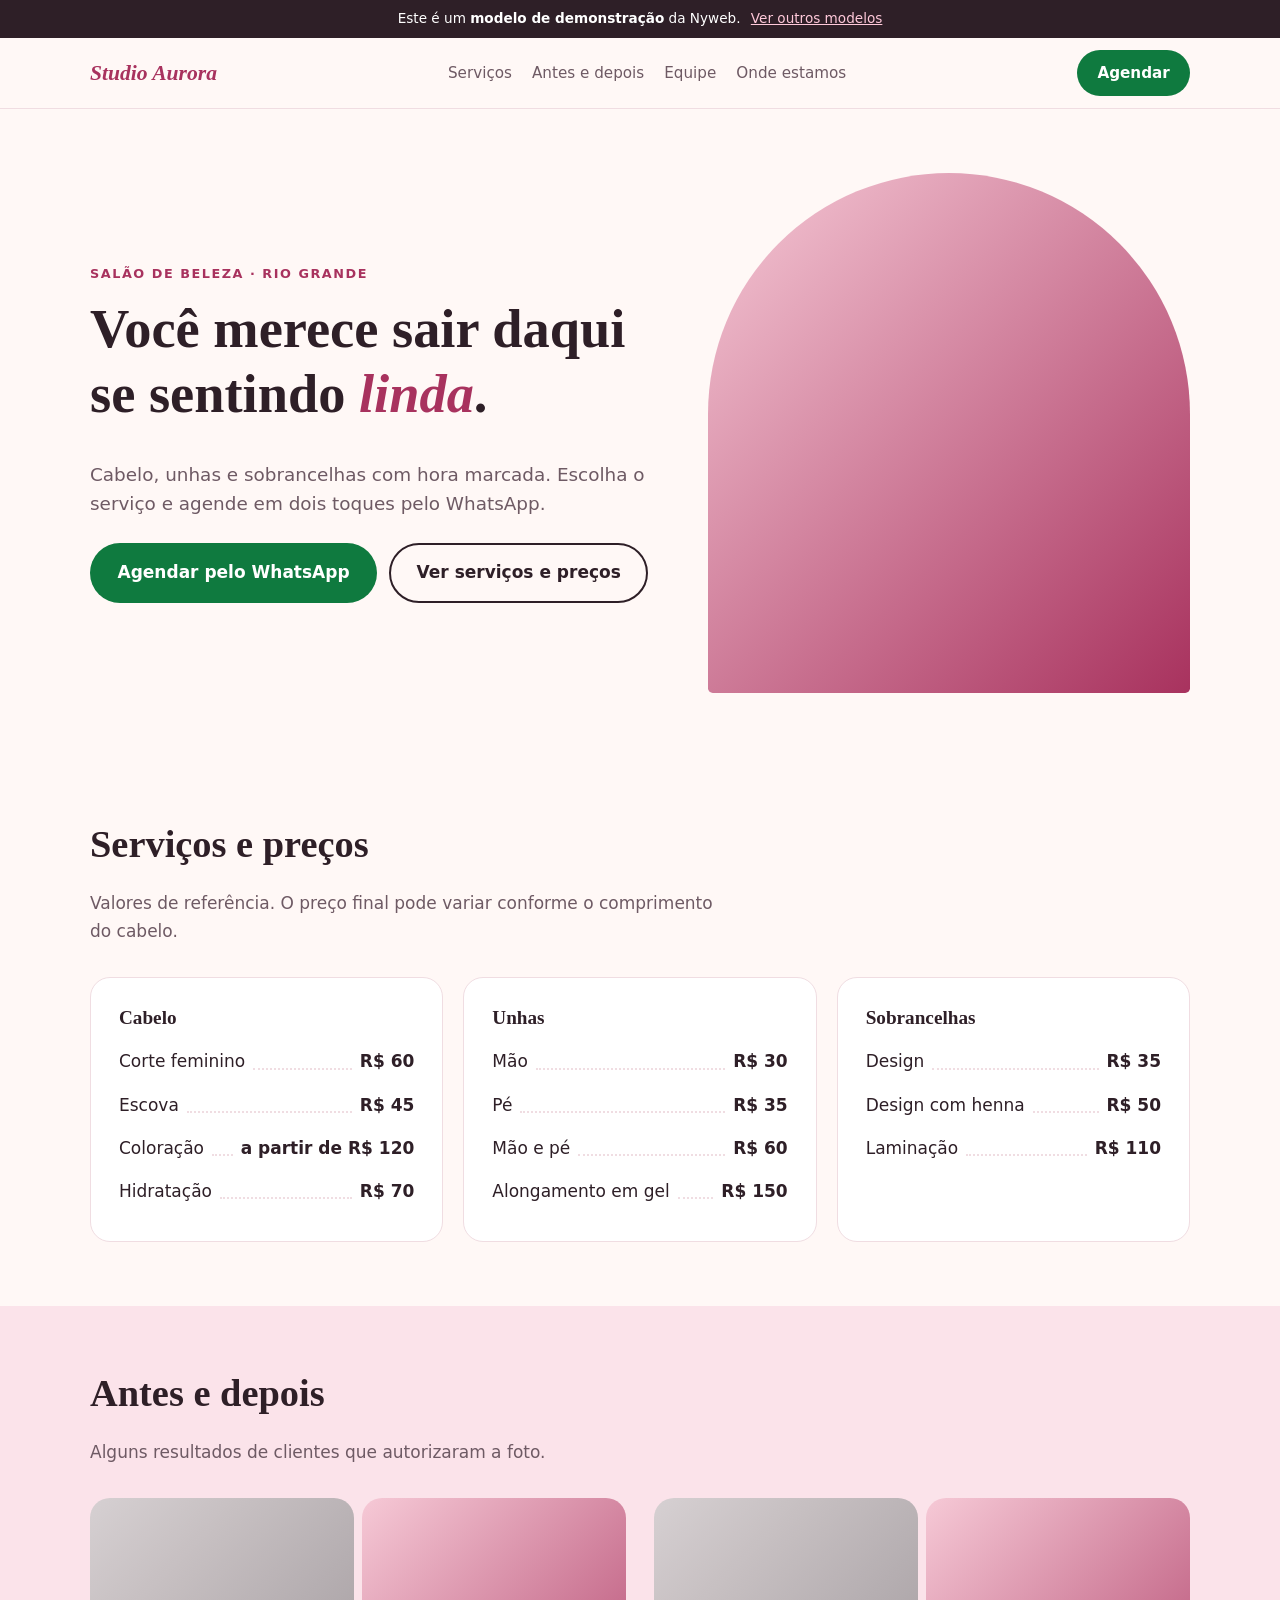
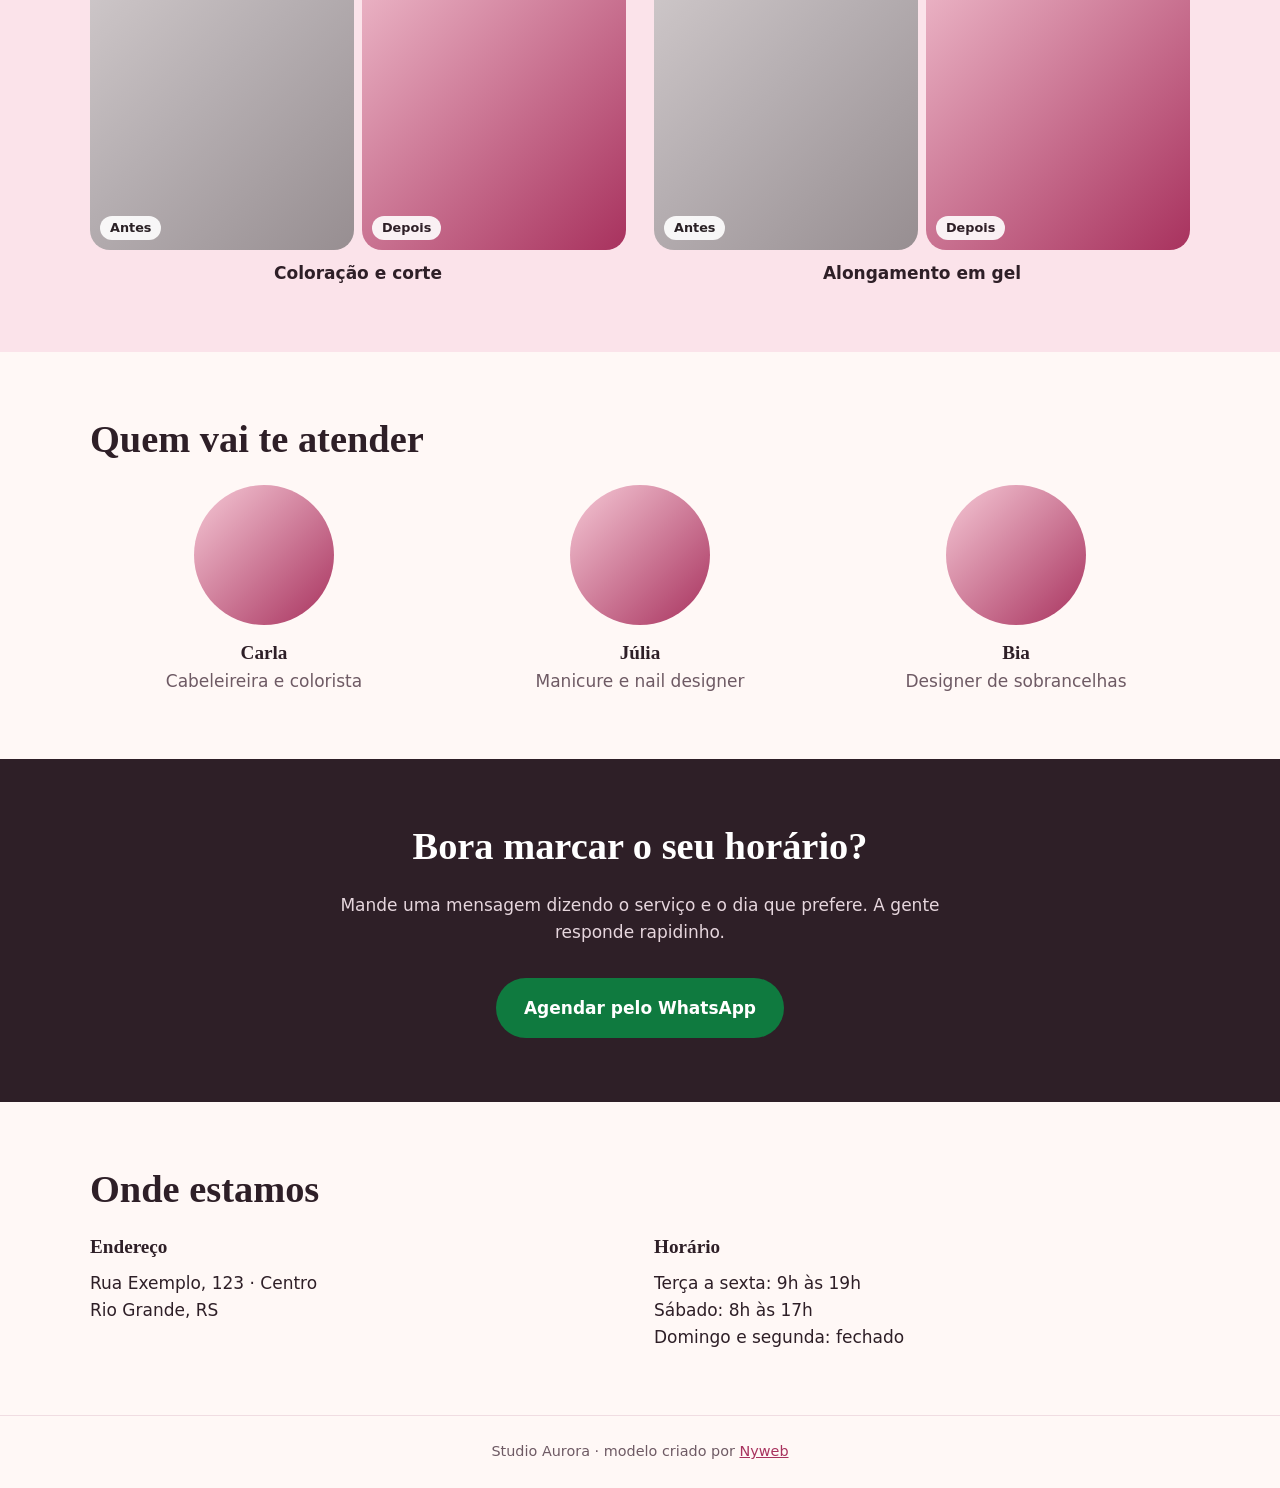
<file: salao.html>
<!DOCTYPE html>
<html lang="pt-BR">
<head>
  <meta charset="UTF-8">
  <meta name="viewport" content="width=device-width, initial-scale=1.0">

  <!-- Este é um MODELO de demonstração. O salão "Studio Aurora" é inventado:
       quando um cliente fechar, você troca nome, textos, fotos e o número do WhatsApp -->
  <title>Studio Aurora | Modelo de site para salão de beleza</title>
  <meta name="description" content="Modelo de site para salão de beleza: serviços com preços, antes e depois, equipe e agendamento pelo WhatsApp.">

  <!-- Mesmo base.css da página inicial (botões, fontes, reset)...
       ...e o salao.css, que troca as cores e arruma as seções deste modelo -->
  <link rel="stylesheet" href="css/base.css">
  <link rel="stylesheet" href="css/salao.css">
</head>
<body>

  <!-- ===================== AVISO DE MODELO ===================== -->
  <!-- Faixa fininha no topo: deixa claro que é demonstração e leva de volta ao seu site -->
  <div class="aviso-modelo">
    <p>Este é um <strong>modelo de demonstração</strong> da Nyweb.
      <a href="index.html#modelos">Ver outros modelos</a></p>
  </div>

  <!-- ===================== MENU ===================== -->
  <header class="menu">
    <a href="#topo" class="marca">Studio Aurora</a>
    <nav aria-label="Menu do salão">
      <ul>
        <li><a href="#servicos">Serviços</a></li>
        <li><a href="#antes-depois">Antes e depois</a></li>
        <li><a href="#equipe">Equipe</a></li>
        <li><a href="#onde">Onde estamos</a></li>
      </ul>
    </nav>
    <!-- Num site de verdade, aqui vai o WhatsApp DO SALÃO.
         No modelo, o link vai para o SEU WhatsApp, com a mensagem dizendo qual modelo a pessoa viu -->
    <a class="btn btn-principal"
       href="https://wa.me/5553992032750?text=Ol%C3%A1%2C%20Nycolle!%20Vi%20o%20modelo%20de%20sal%C3%A3o%20e%20quero%20um%20site%20assim."
       target="_blank" rel="noopener">Agendar</a>
  </header>

  <main>

    <!-- ===================== HERO ===================== -->
    <section class="hero" id="topo">
      <div class="hero-texto">
        <p class="sobretitulo">Salão de beleza · Rio Grande</p>
        <h1>Você merece sair daqui se sentindo <em>linda</em>.</h1>
        <p>Cabelo, unhas e sobrancelhas com hora marcada. Escolha o serviço e agende em dois toques pelo WhatsApp.</p>
        <div class="hero-botoes">
          <a class="btn btn-principal"
             href="https://wa.me/5553992032750?text=Ol%C3%A1%2C%20Nycolle!%20Vi%20o%20modelo%20de%20sal%C3%A3o%20e%20quero%20um%20site%20assim."
             target="_blank" rel="noopener">Agendar pelo WhatsApp</a>
          <a class="btn btn-secundario" href="#servicos">Ver serviços e preços</a>
        </div>
      </div>
      <!-- Espaço da foto principal. Aqui entra uma foto real do salão:
           <img src="img/salao-capa.jpg" alt="Interior do salão com cadeiras e espelhos"> -->
      <div class="foto foto-capa" role="img" aria-label="Foto do salão"></div>
    </section>

    <!-- ===================== SERVIÇOS ===================== -->
    <section id="servicos">
      <h2>Serviços e preços</h2>
      <p>Valores de referência. O preço final pode variar conforme o comprimento do cabelo.</p>

      <div class="servicos">
        <!-- Cada grupo de serviços é um cartão. Dentro, uma lista de "nome ... preço".
             Usamos <dl> (lista de definições): <dt> é o nome, <dd> é o preço -->
        <article class="cartao">
          <h3>Cabelo</h3>
          <dl class="tabela-precos">
            <div><dt>Corte feminino</dt><dd>R$ 60</dd></div>
            <div><dt>Escova</dt><dd>R$ 45</dd></div>
            <div><dt>Coloração</dt><dd>a partir de R$ 120</dd></div>
            <div><dt>Hidratação</dt><dd>R$ 70</dd></div>
          </dl>
        </article>

        <article class="cartao">
          <h3>Unhas</h3>
          <dl class="tabela-precos">
            <div><dt>Mão</dt><dd>R$ 30</dd></div>
            <div><dt>Pé</dt><dd>R$ 35</dd></div>
            <div><dt>Mão e pé</dt><dd>R$ 60</dd></div>
            <div><dt>Alongamento em gel</dt><dd>R$ 150</dd></div>
          </dl>
        </article>

        <article class="cartao">
          <h3>Sobrancelhas</h3>
          <dl class="tabela-precos">
            <div><dt>Design</dt><dd>R$ 35</dd></div>
            <div><dt>Design com henna</dt><dd>R$ 50</dd></div>
            <div><dt>Laminação</dt><dd>R$ 110</dd></div>
          </dl>
        </article>
      </div>
    </section>

    <!-- ===================== ANTES E DEPOIS ===================== -->
    <section id="antes-depois">
      <h2>Antes e depois</h2>
      <p>Alguns resultados de clientes que autorizaram a foto.</p>

      <div class="galeria">
        <!-- <figure> = imagem com legenda. <figcaption> = a legenda.
             Os quadrados coloridos são o lugar das fotos reais -->
        <figure>
          <div class="par">
            <div class="foto foto-antes" role="img" aria-label="Antes"><span>Antes</span></div>
            <div class="foto foto-depois" role="img" aria-label="Depois"><span>Depois</span></div>
          </div>
          <figcaption>Coloração e corte</figcaption>
        </figure>
        <figure>
          <div class="par">
            <div class="foto foto-antes" role="img" aria-label="Antes"><span>Antes</span></div>
            <div class="foto foto-depois" role="img" aria-label="Depois"><span>Depois</span></div>
          </div>
          <figcaption>Alongamento em gel</figcaption>
        </figure>
      </div>
    </section>

    <!-- ===================== EQUIPE ===================== -->
    <section id="equipe">
      <h2>Quem vai te atender</h2>
      <div class="equipe">
        <article>
          <div class="foto foto-pessoa" role="img" aria-label="Foto da Carla"></div>
          <h3>Carla</h3>
          <p>Cabeleireira e colorista</p>
        </article>
        <article>
          <div class="foto foto-pessoa" role="img" aria-label="Foto da Júlia"></div>
          <h3>Júlia</h3>
          <p>Manicure e nail designer</p>
        </article>
        <article>
          <div class="foto foto-pessoa" role="img" aria-label="Foto da Bia"></div>
          <h3>Bia</h3>
          <p>Designer de sobrancelhas</p>
        </article>
      </div>
    </section>

    <!-- ===================== AGENDAMENTO ===================== -->
    <section id="agendar">
      <h2>Bora marcar o seu horário?</h2>
      <p>Mande uma mensagem dizendo o serviço e o dia que prefere. A gente responde rapidinho.</p>
      <a class="btn btn-principal"
         href="https://wa.me/5553992032750?text=Ol%C3%A1%2C%20Nycolle!%20Vi%20o%20modelo%20de%20sal%C3%A3o%20e%20quero%20um%20site%20assim."
         target="_blank" rel="noopener">Agendar pelo WhatsApp</a>
    </section>

    <!-- ===================== ONDE ESTAMOS ===================== -->
    <section id="onde">
      <h2>Onde estamos</h2>
      <div class="onde">
        <div>
          <h3>Endereço</h3>
          <!-- <address> = informação de contato/endereço -->
          <address>Rua Exemplo, 123 · Centro<br>Rio Grande, RS</address>
        </div>
        <div>
          <h3>Horário</h3>
          <p>Terça a sexta: 9h às 19h<br>Sábado: 8h às 17h<br>Domingo e segunda: fechado</p>
        </div>
      </div>
      <!-- Num site real, aqui entra o mapa do Google (Compartilhar > Incorporar um mapa) -->
    </section>

  </main>

  <!-- ===================== RODAPÉ ===================== -->
  <footer>
    <p>Studio Aurora · modelo criado por <a href="index.html">Nyweb</a></p>
  </footer>

</body>
</html>
</file>
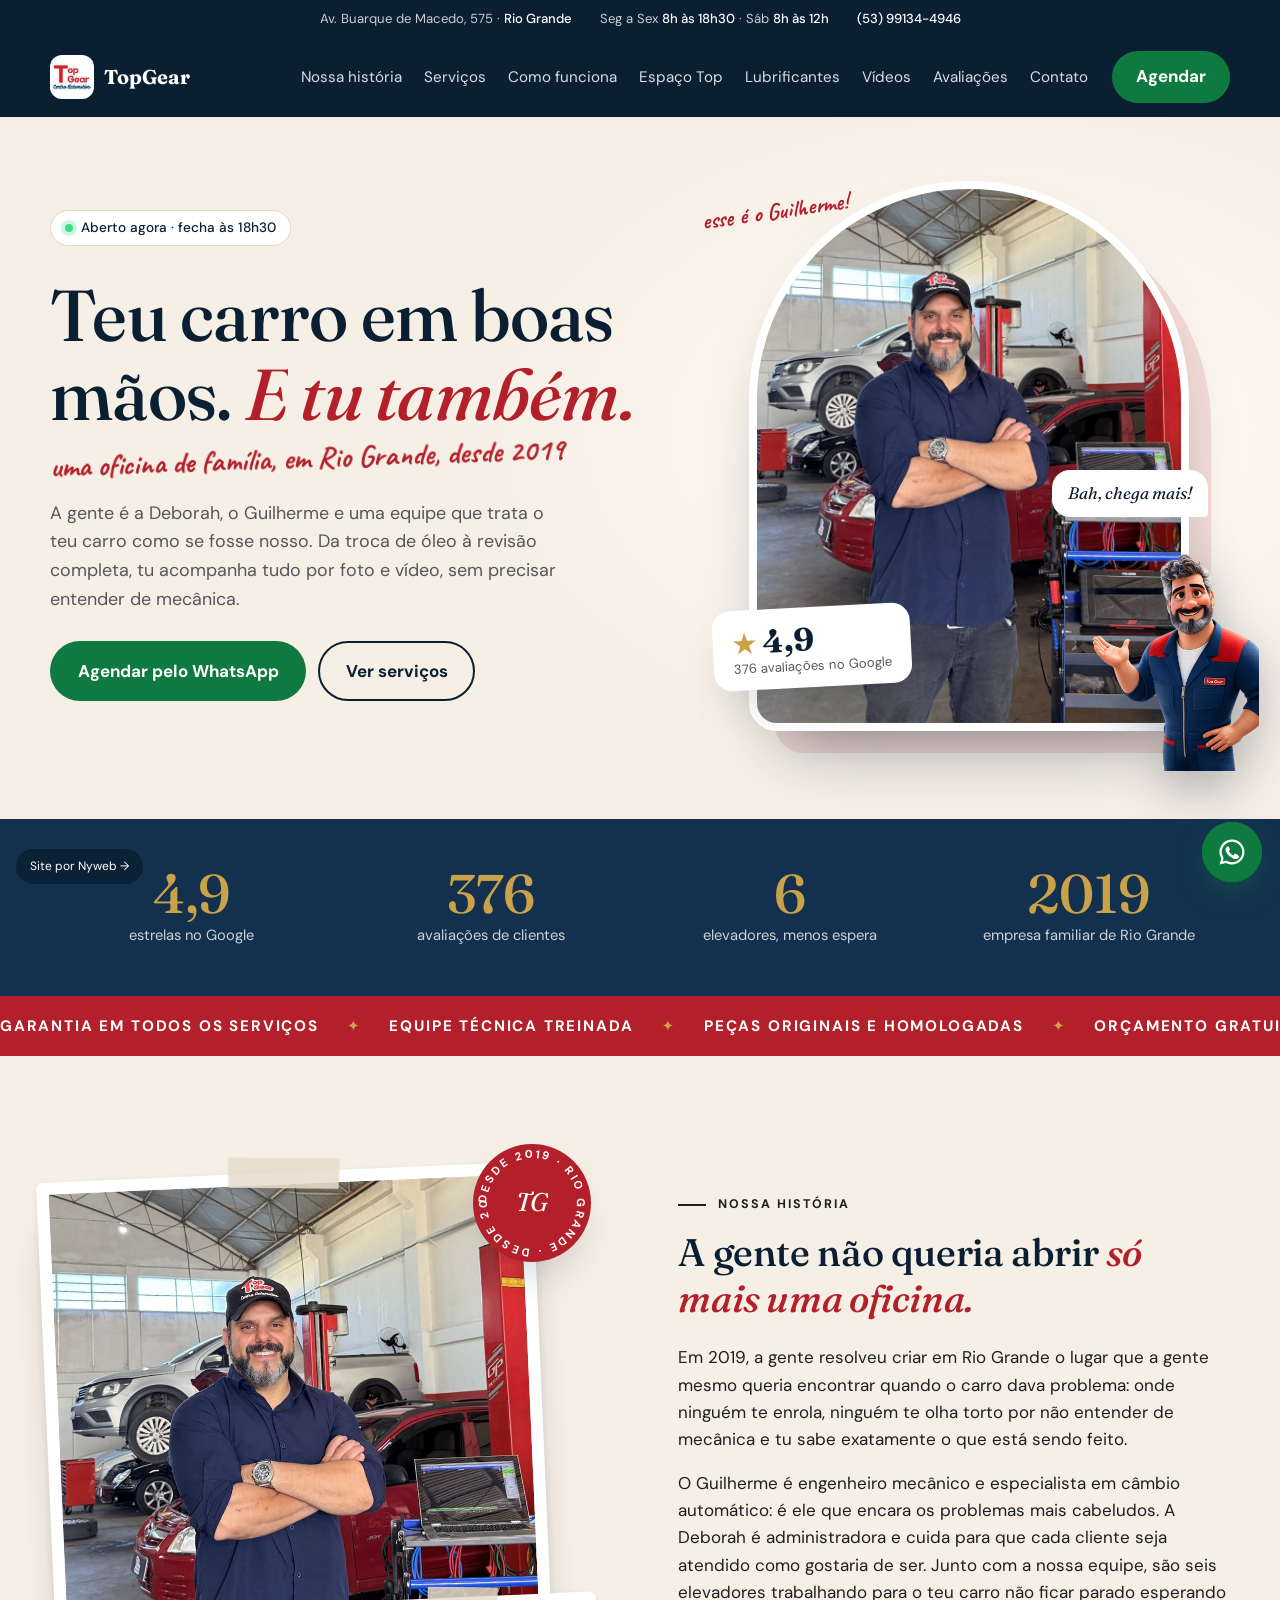
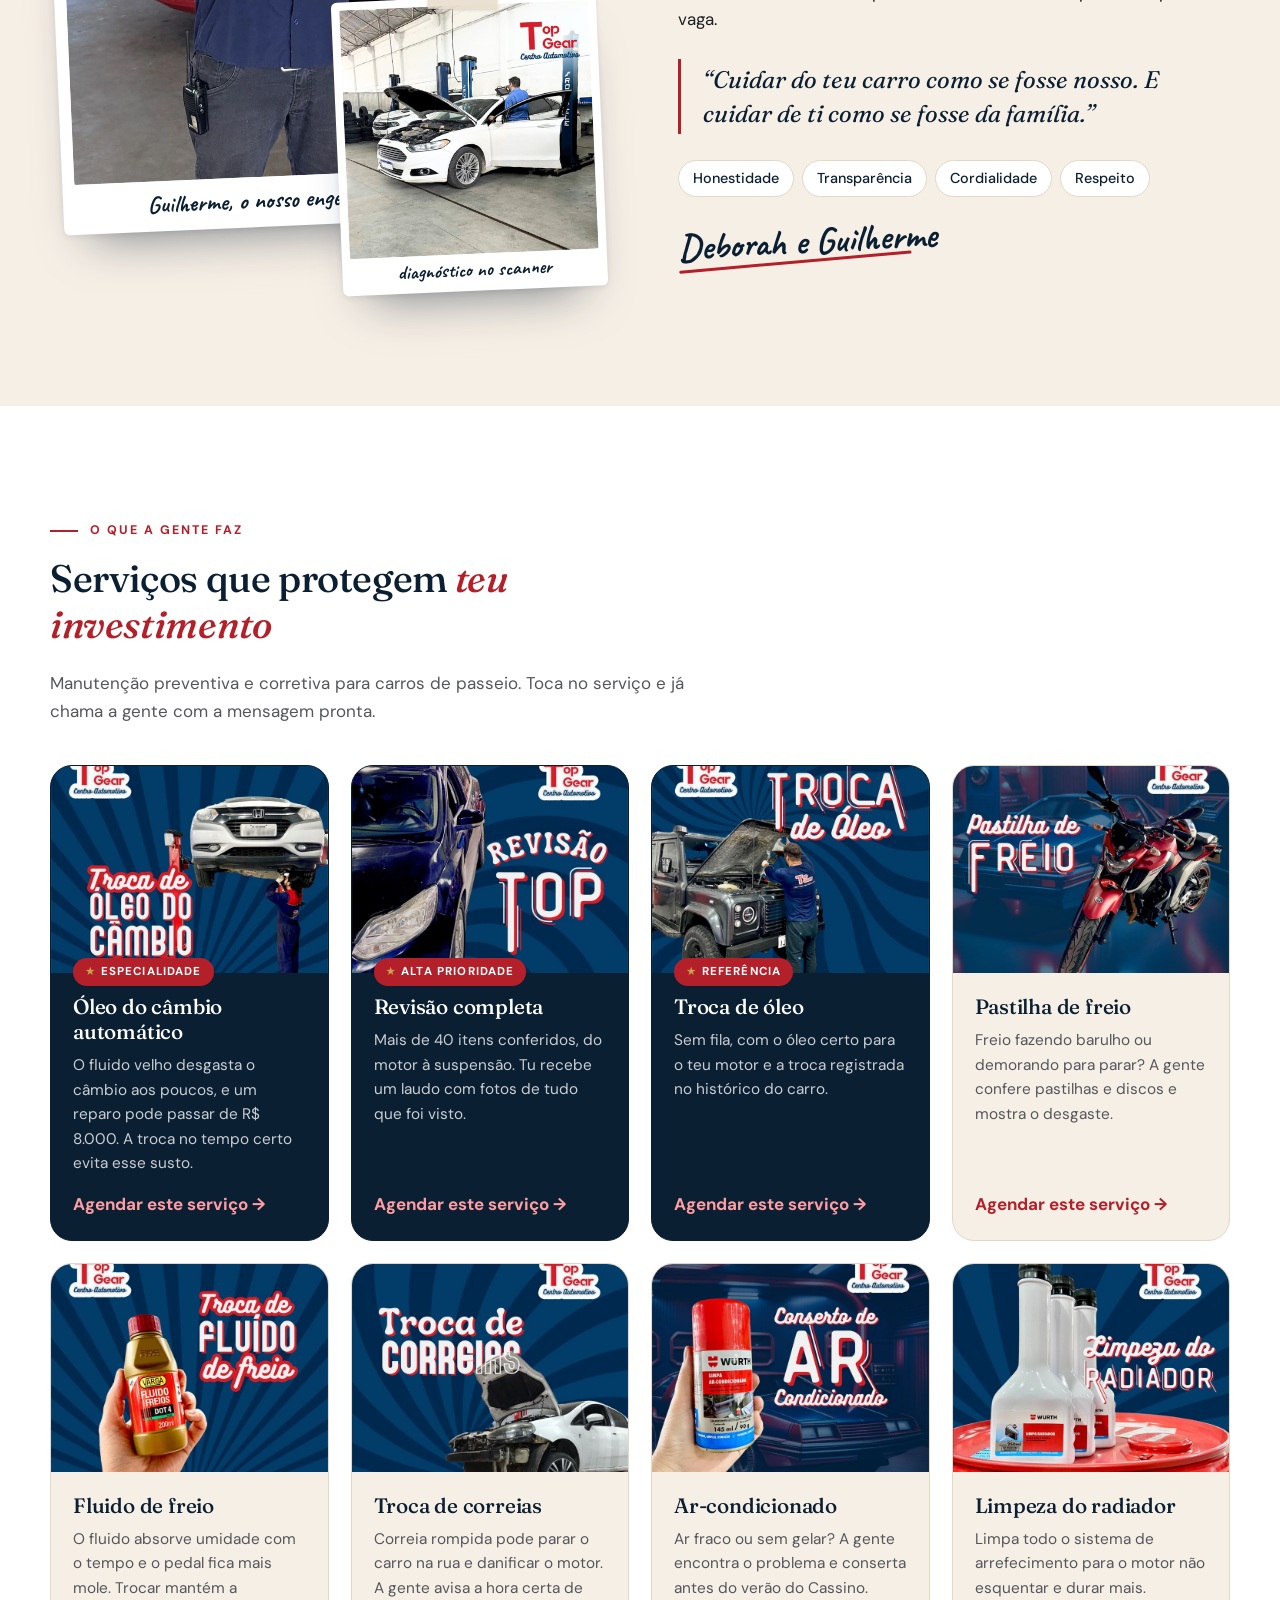
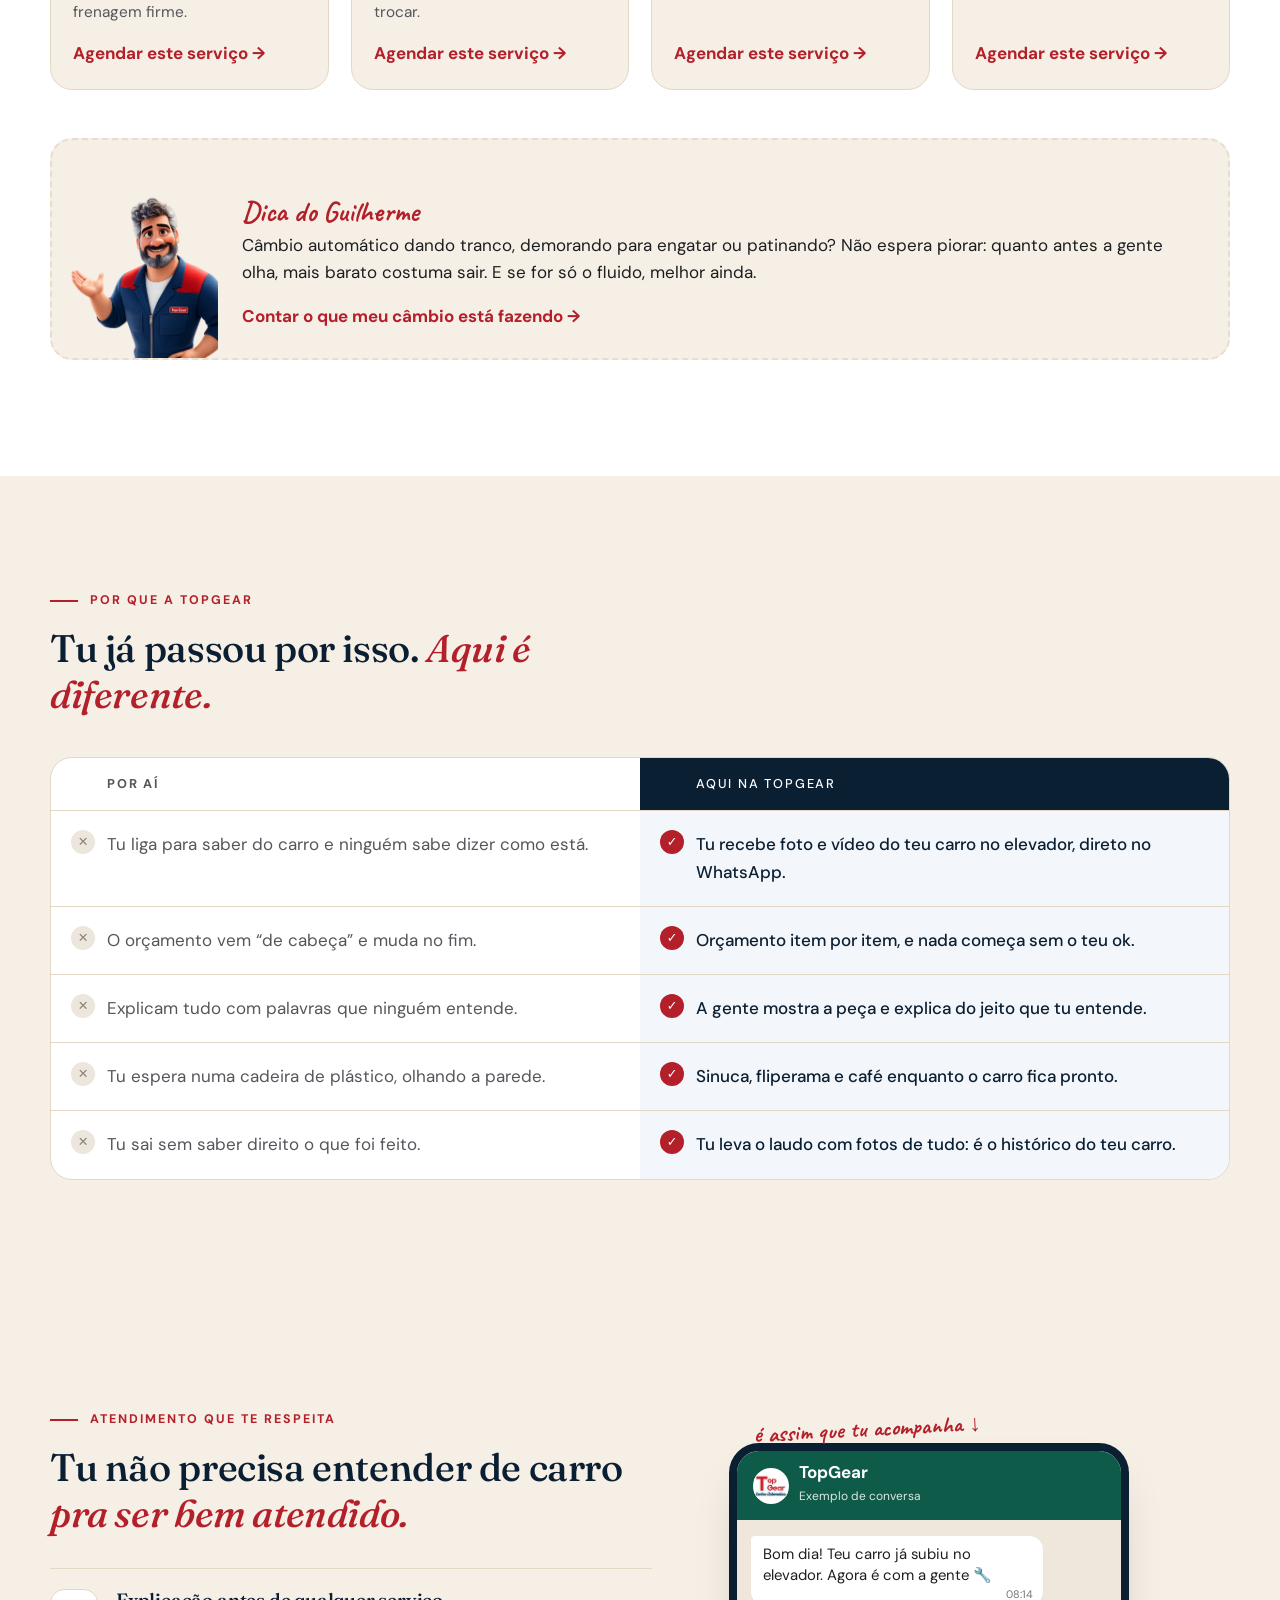
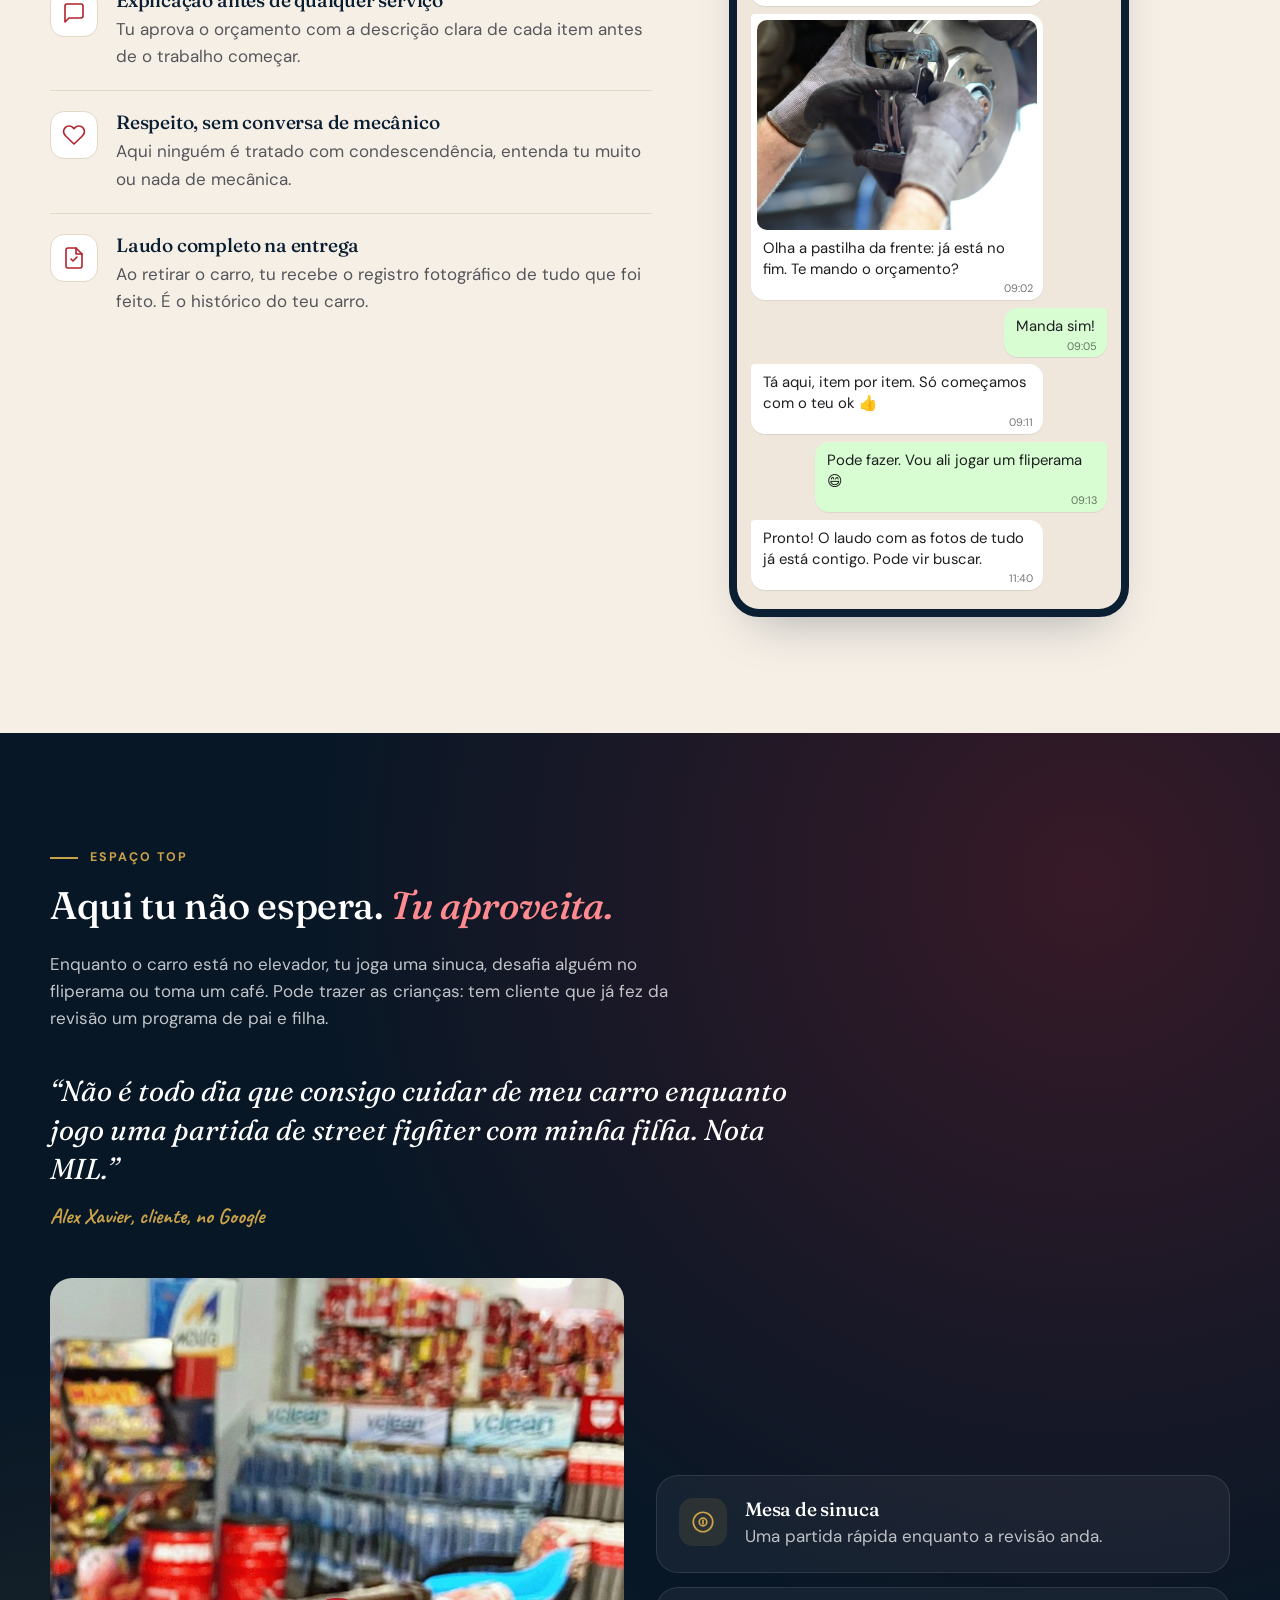
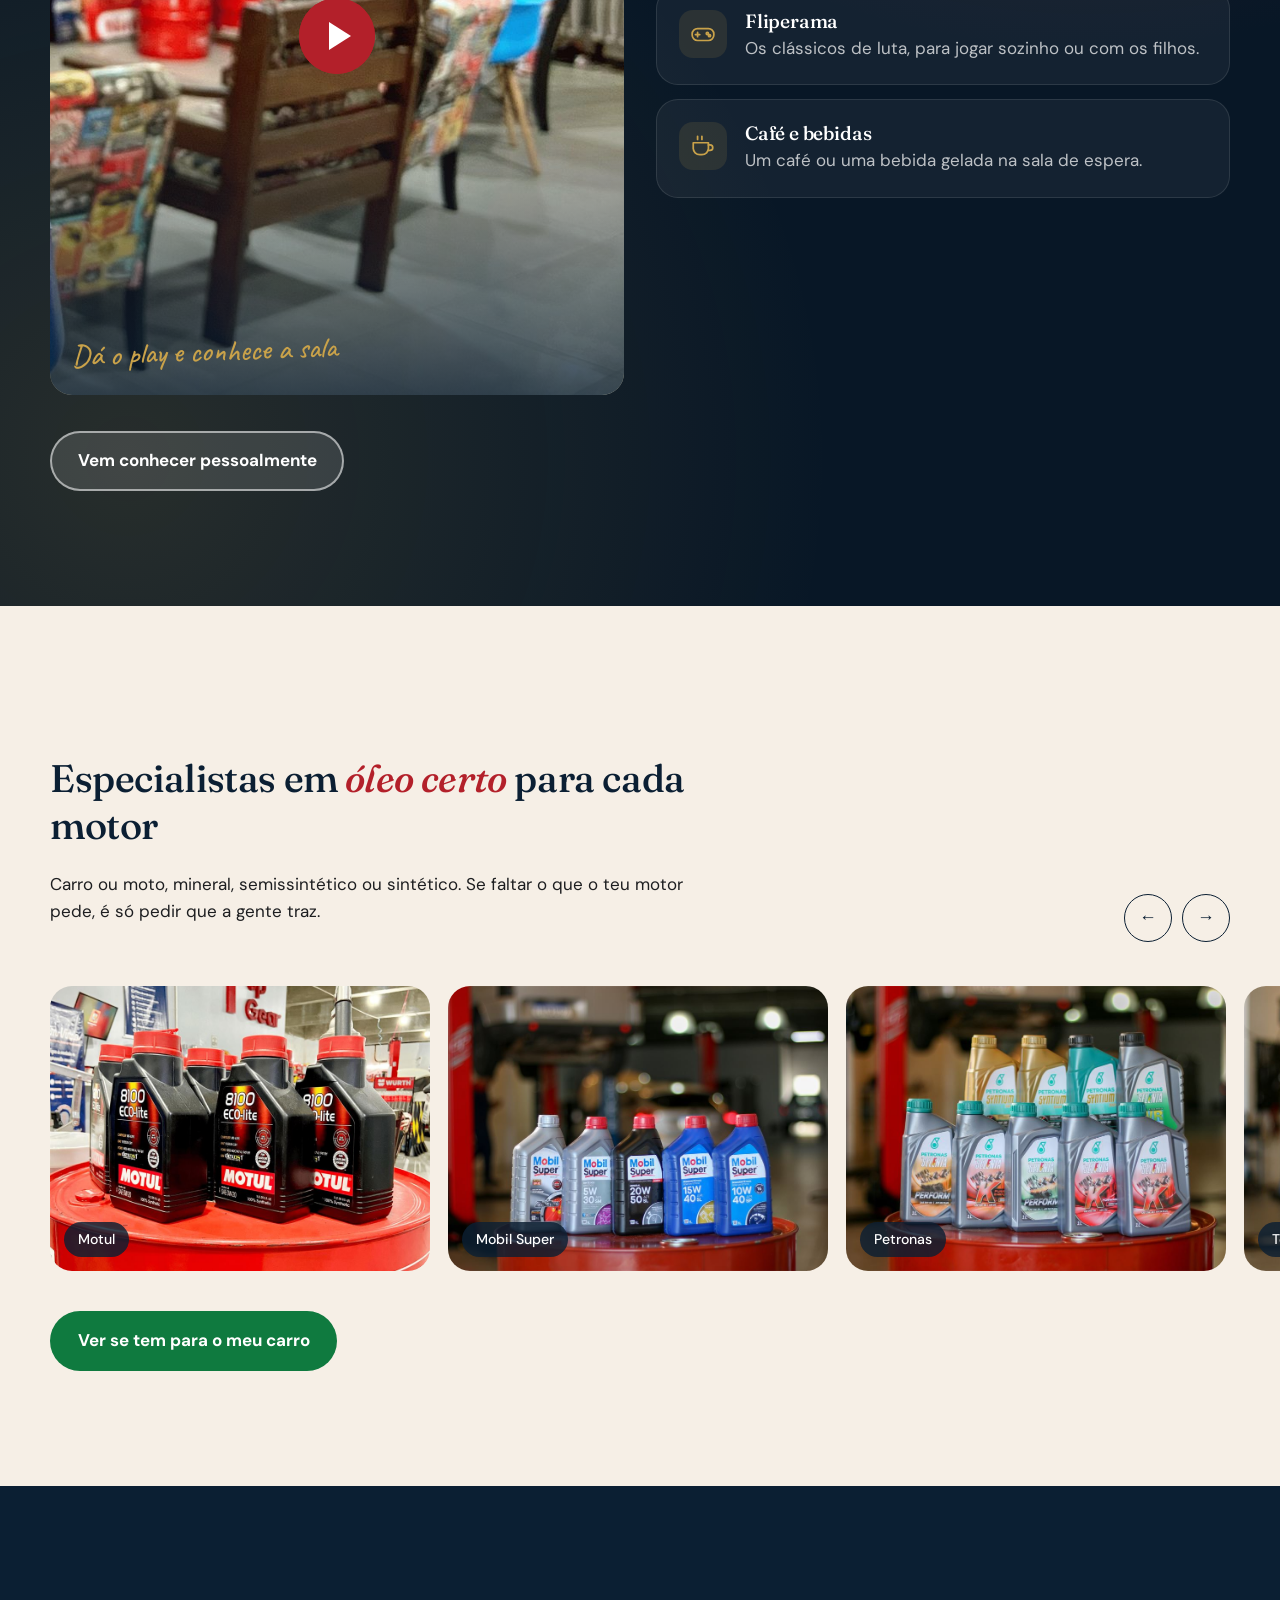
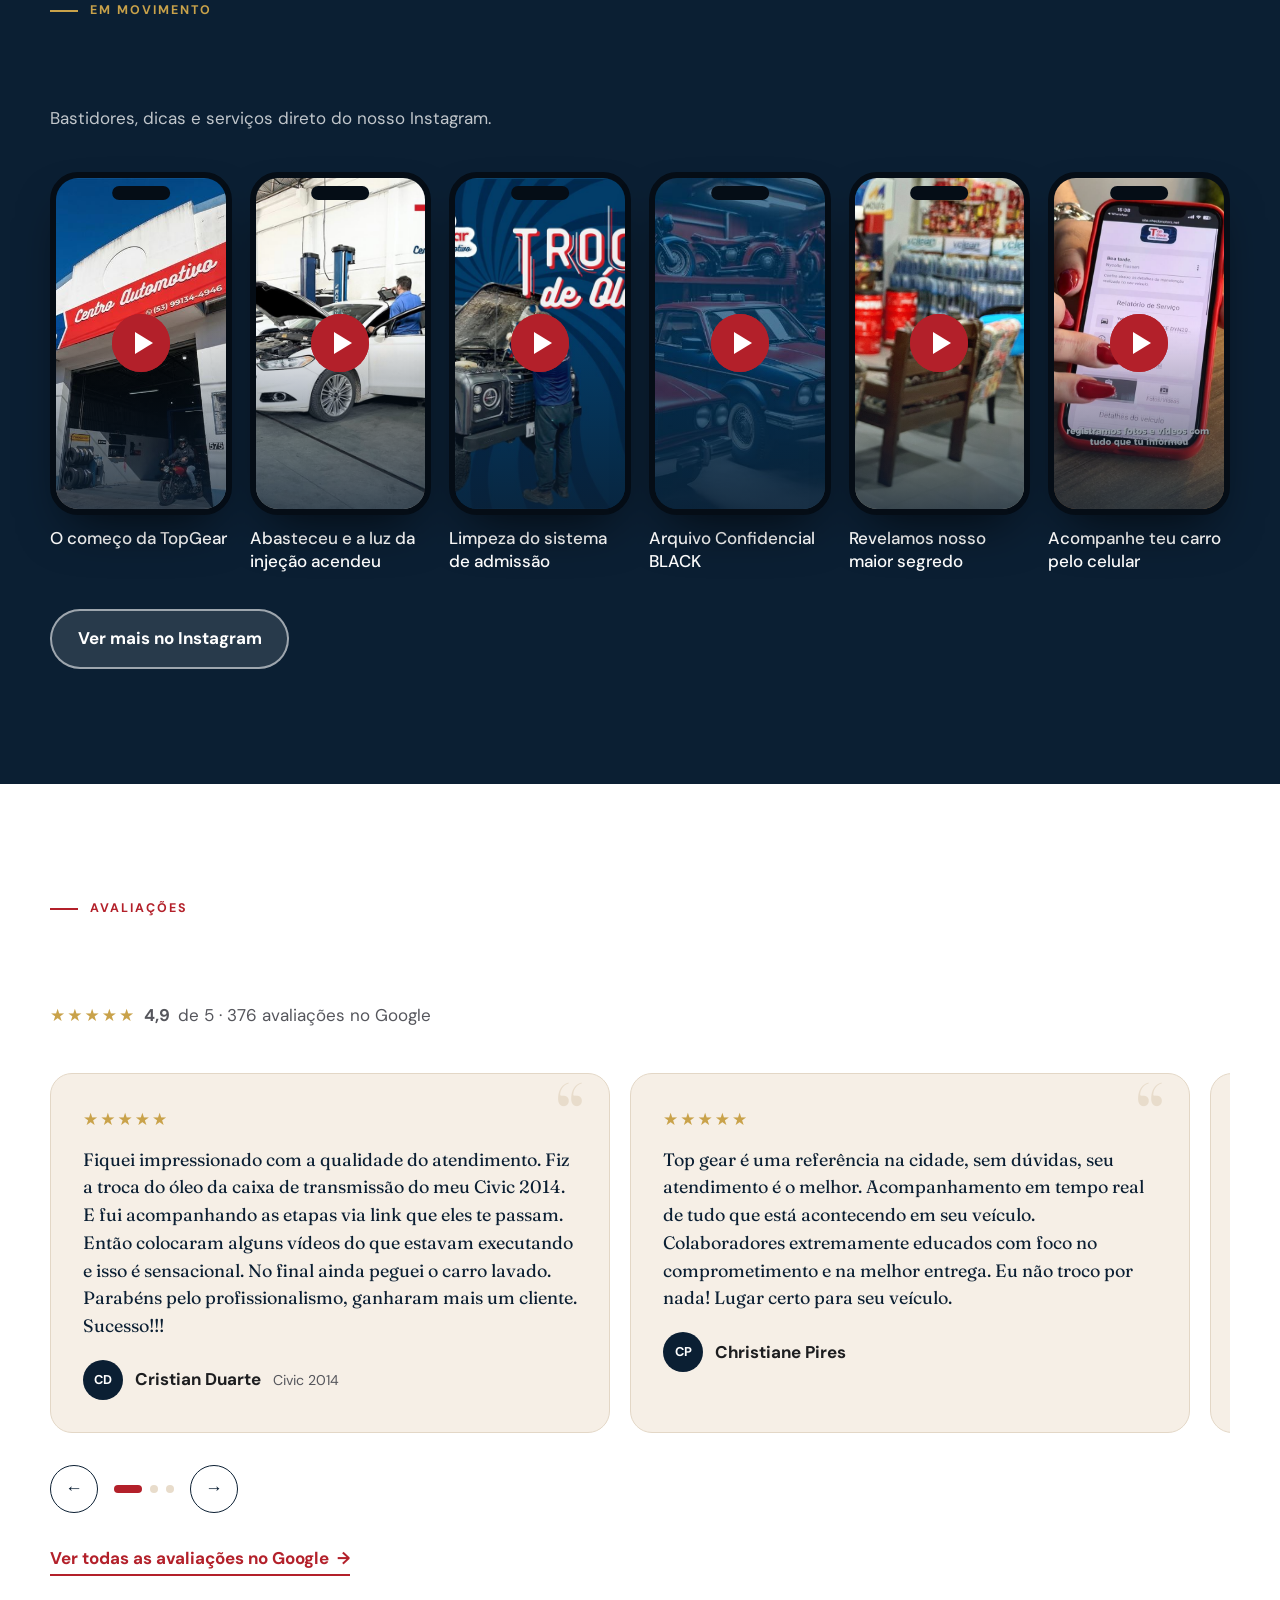
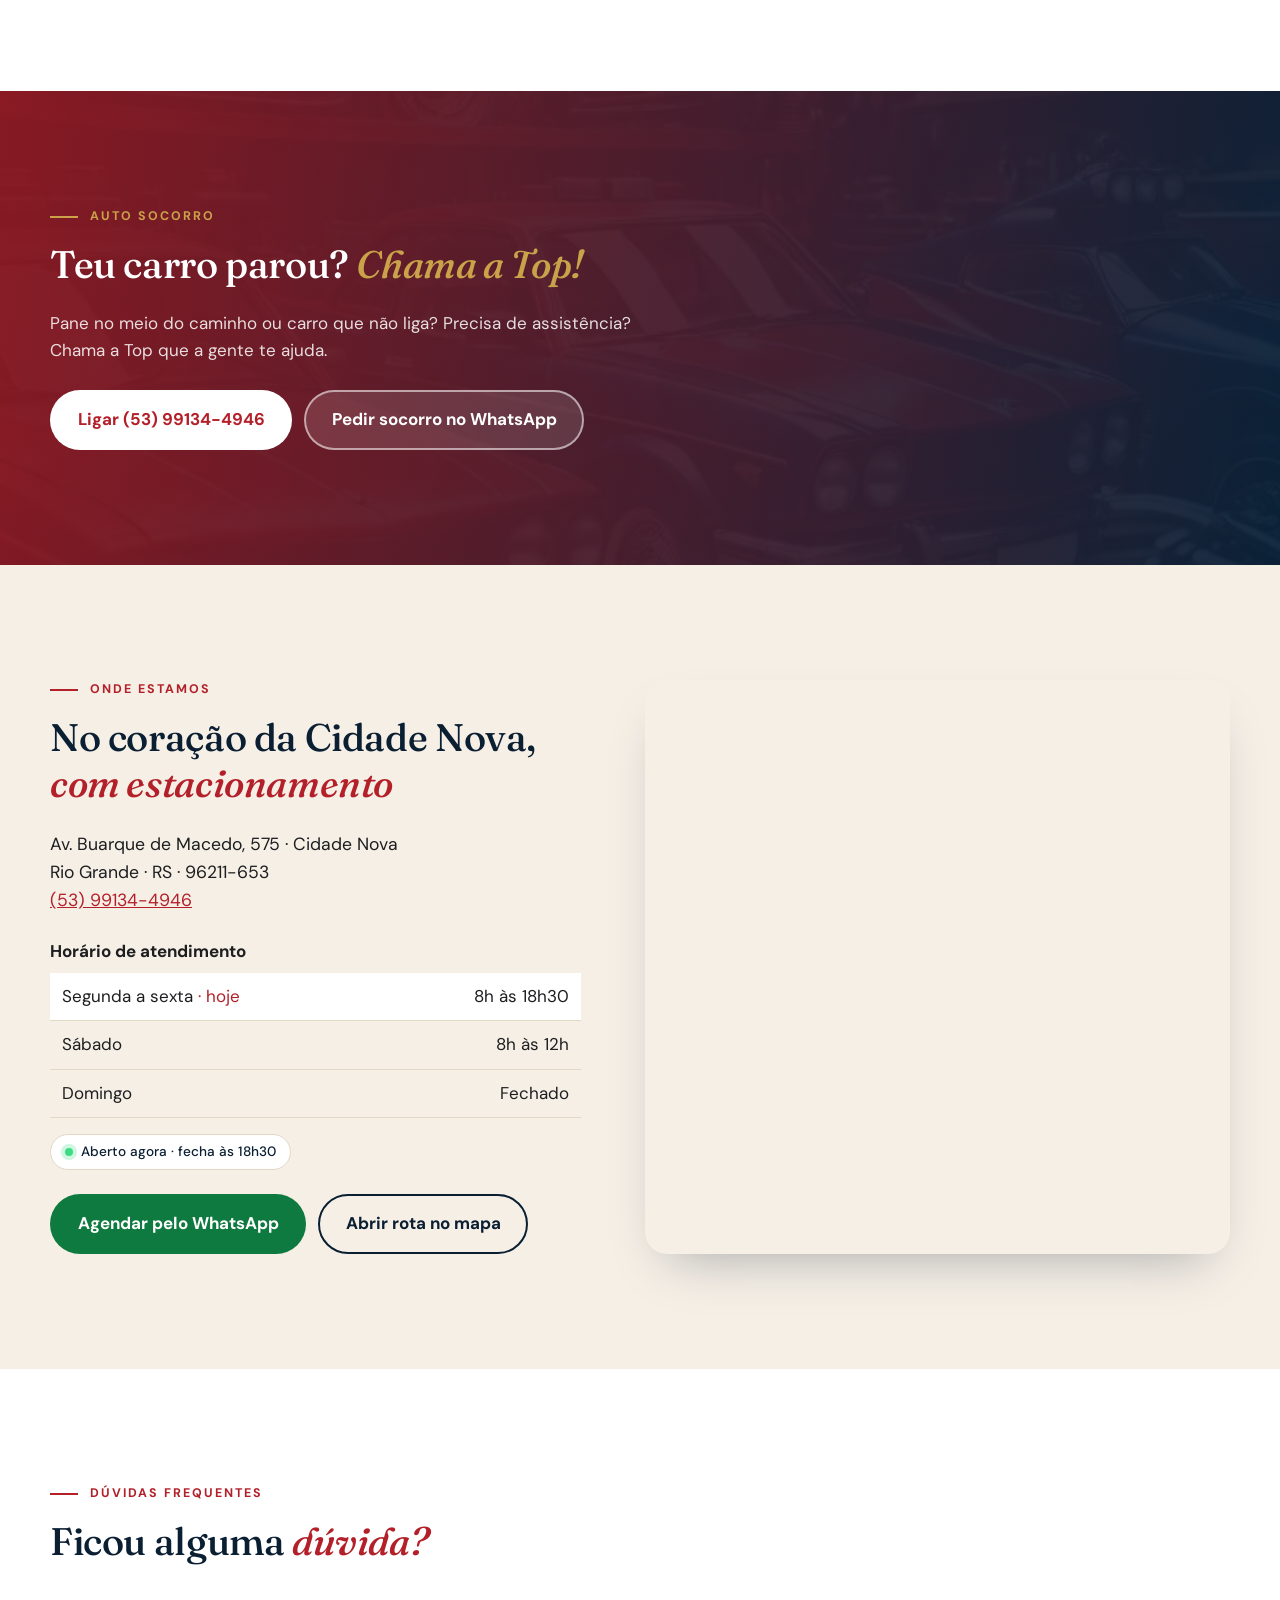
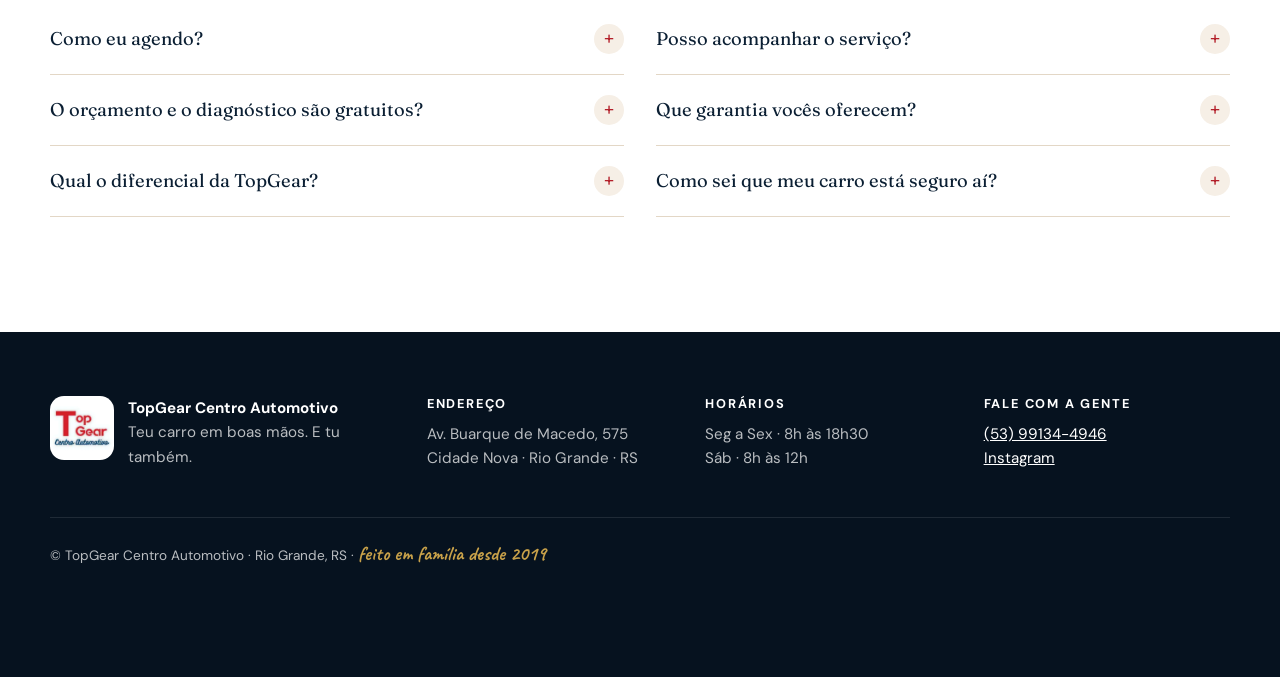
<file: topgear.html>
<!DOCTYPE html>
<!-- class="sem-js": se o JavaScript não carregar, tudo aparece normalmente, sem animação.
     O scriptzinho logo abaixo troca para "js" e liga as animações -->
<html lang="pt-BR" class="sem-js">
<head>
  <meta charset="UTF-8">
  <meta name="viewport" content="width=device-width, initial-scale=1.0">
  <script>document.documentElement.classList.replace('sem-js', 'js');</script>

  <!-- Título e descrição pensados para busca local: "centro automotivo em Rio Grande" -->
  <title>TopGear Centro Automotivo | Mecânica, revisão e troca de óleo em Rio Grande, RS</title>
  <meta name="description" content="Centro automotivo em Rio Grande - RS desde 2019. Revisão completa, troca de óleo, câmbio automático e freios, com fotos e vídeos em tempo real. Agende pelo WhatsApp.">

  <!-- Fontes do Google: Fraunces (títulos, serifa elegante) e DM Sans (textos) -->
  <link rel="preconnect" href="https://fonts.googleapis.com">
  <link rel="preconnect" href="https://fonts.gstatic.com" crossorigin>
  <link rel="stylesheet" href="https://fonts.googleapis.com/css2?family=Caveat:wght@500;700&family=DM+Sans:wght@400;500;700&family=Fraunces:ital,opsz,wght@0,9..144,500;0,9..144,700;1,9..144,500&display=swap">

  <link rel="stylesheet" href="css/base.css">
  <link rel="stylesheet" href="css/topgear.css">

  <script src="js/topgear.js" defer></script>

  <!-- Dados estruturados: explicam ao Google que isto é uma oficina, onde fica e quando abre.
       É isso que ajuda a aparecer no mapa e na busca "oficina em Rio Grande" -->
  <script type="application/ld+json">
  {
    "@context": "https://schema.org",
    "@type": "AutoRepair",
    "name": "TopGear Centro Automotivo",
    "image": "img/topgear/fachada-1600.jpg",
    "telephone": "+55 53 99134-4946",
    "foundingDate": "2019",
    "address": {
      "@type": "PostalAddress",
      "streetAddress": "Av. Buarque de Macedo, 575 - Cidade Nova",
      "addressLocality": "Rio Grande",
      "addressRegion": "RS",
      "postalCode": "96211-653",
      "addressCountry": "BR"
    },
    "openingHoursSpecification": [
      { "@type": "OpeningHoursSpecification", "dayOfWeek": ["Monday", "Tuesday", "Wednesday", "Thursday", "Friday"], "opens": "08:00", "closes": "18:30" },
      { "@type": "OpeningHoursSpecification", "dayOfWeek": "Saturday", "opens": "08:00", "closes": "12:00" }
    ],
    "aggregateRating": { "@type": "AggregateRating", "ratingValue": "4.9", "reviewCount": "376" },
    "sameAs": ["https://www.instagram.com/topgearcentroautomotivoltda/"]
  }
  </script>
</head>
<body>

  <!-- Pulo direto para o conteúdo: quem navega pelo teclado não precisa passar pelo menu todo -->
  <a class="pular" href="#conteudo">Pular para o conteúdo</a>

  <!-- ===================== FAIXA DE INFORMAÇÕES ===================== -->
  <div class="info-topo">
    <p>Av. Buarque de Macedo, 575 · <strong>Rio Grande</strong></p>
    <p>Seg a Sex <strong>8h às 18h30</strong> · Sáb <strong>8h às 12h</strong></p>
    <p><a href="tel:+5553991344946"><strong>(53) 99134-4946</strong></a></p>
  </div>

  <!-- ===================== MENU ===================== -->
  <!-- O menu fica preso no topo; ao rolar, ele encolhe e ganha fundo de vidro fosco (o JS põe a classe "rolou") -->
  <header class="menu">
    <a href="#inicio" class="menu-logo">
      <img src="img/topgear/logo.webp" alt="TopGear Centro Automotivo" width="56" height="56">
      <span>TopGear</span>
    </a>

    <button class="menu-botao" type="button" aria-expanded="false" aria-controls="menu-lista">
      <span class="menu-botao-linhas" aria-hidden="true"></span>
      <span class="menu-botao-texto">Menu</span>
    </button>

    <nav aria-label="Menu principal">
      <ul id="menu-lista" class="menu-lista">
        <li><a href="#historia">Nossa história</a></li>
        <li><a href="#servicos">Serviços</a></li>
        <li><a href="#como-funciona">Como funciona</a></li>
        <li><a href="#espaco">Espaço Top</a></li>
        <li><a href="#lubrificantes">Lubrificantes</a></li>
        <li><a href="#videos">Vídeos</a></li>
        <li><a href="#avaliacoes">Avaliações</a></li>
        <li><a href="#contato">Contato</a></li>
      </ul>
    </nav>

    <!-- Regra de ouro: todo botão de agendar abre o WhatsApp da TopGear com a mensagem já escrita -->
    <a class="btn btn-principal menu-cta"
       href="https://wa.me/5553991344946?text=Ol%C3%A1%2C%20TopGear!%20Vim%20pelo%20site%20e%20quero%20agendar%20um%20hor%C3%A1rio."
       target="_blank" rel="noopener">Agendar</a>
  </header>

  <main id="conteudo">

    <!-- ===================== 1. HERO ===================== -->
    <!-- Fundo creme e claro: a primeira impressão é de casa, não de oficina escura -->
    <section class="hero" id="inicio">
      <div class="hero-texto">
        <!-- Selo "Aberto agora / Fechado": o JS calcula pelo horário de Brasília -->
        <p class="status" data-status aria-live="polite">Seg a Sex 8h às 18h30 · Sáb 8h às 12h</p>

        <!-- data-palavras: o JS separa o título em palavras, que entram uma de cada vez -->
        <h1 data-palavras>Teu carro em boas mãos. <em>E tu também.</em></h1>
        <!-- Nota "escrita à mão": é o que dá cara de família, e não de franquia -->
        <p class="nota-mao hero-nota" data-revelar style="--atraso: 0.5s">uma oficina de família, em Rio Grande, desde 2019</p>
        <p class="hero-sub" data-revelar style="--atraso: 0.6s">A gente é a Deborah, o Guilherme e uma equipe que trata o teu carro como se fosse nosso. Da troca de óleo à revisão completa, tu acompanha tudo por foto e vídeo, sem precisar entender de mecânica.</p>

        <div class="hero-botoes" data-revelar style="--atraso: 0.75s">
          <a class="btn btn-principal btn-brilho"
             href="https://wa.me/5553991344946?text=Ol%C3%A1%2C%20TopGear!%20Vim%20pelo%20site%20e%20quero%20agendar%20um%20hor%C3%A1rio."
             target="_blank" rel="noopener">Agendar pelo WhatsApp</a>
          <a class="btn btn-secundario" href="#servicos">Ver serviços</a>
        </div>
      </div>

      <!-- Lado direito: a foto de verdade do Guilherme, com o selo do Google e o mascote espiando -->
      <div class="hero-foto" data-revelar style="--atraso: 0.3s">
        <figure class="hero-moldura">
          <img src="img/topgear/oficina-socio-900.jpg"
               alt="Guilherme Gonçalves, um dos donos da TopGear, dentro da oficina"
               width="900" height="1112" fetchpriority="high">
        </figure>

        <p class="hero-selo">
          <strong><span aria-hidden="true">★</span> 4,9</strong>
          <span>376 avaliações no Google</span>
        </p>

        <p class="nota-mao hero-legenda">esse é o Guilherme!</p>

        <!-- O mascote espia por trás da foto. aria-hidden: é enfeite -->
        <div class="hero-mascote" aria-hidden="true">
          <img src="img/topgear/mascote-640.png" alt="" width="640" height="960">
          <span class="balao">Bah, chega mais!</span>
        </div>
      </div>
    </section>

    <!-- ===================== 2. NÚMEROS ===================== -->
    <!-- data-contar: o número sobe do zero até o valor quando aparece na tela -->
    <section class="numeros" aria-label="A TopGear em números">
      <div class="numero" data-revelar>
        <strong data-contar="4,9">4,9</strong>
        <span>estrelas no Google</span>
      </div>
      <div class="numero" data-revelar style="--atraso: 0.1s">
        <strong data-contar="376">376</strong>
        <span>avaliações de clientes</span>
      </div>
      <div class="numero" data-revelar style="--atraso: 0.2s">
        <strong data-contar="6">6</strong>
        <span>elevadores, menos espera</span>
      </div>
      <div class="numero" data-revelar style="--atraso: 0.3s">
        <strong data-contar="2019">2019</strong>
        <span>empresa familiar de Rio Grande</span>
      </div>
    </section>

    <!-- ===================== 3. LETREIRO ===================== -->
    <!-- A lista aparece DUAS vezes: a segunda cópia preenche o buraco e a faixa parece não ter fim.
         Ao passar o mouse, ela pausa (CSS) -->
    <section class="letreiro" aria-label="Nossas garantias">
      <ul class="letreiro-trilho">
        <li>Garantia em todos os serviços</li>
        <li>Equipe técnica treinada</li>
        <li>Peças originais e homologadas</li>
        <li>Orçamento gratuito</li>
        <li>Fotos e vídeos em tempo real</li>
      </ul>
      <ul class="letreiro-trilho" aria-hidden="true">
        <li>Garantia em todos os serviços</li>
        <li>Equipe técnica treinada</li>
        <li>Peças originais e homologadas</li>
        <li>Orçamento gratuito</li>
        <li>Fotos e vídeos em tempo real</li>
      </ul>
    </section>

    <!-- ===================== 4. NOSSA HISTÓRIA ===================== -->
    <!-- A seção que tira o site do "genérico": quem são as pessoas por trás da oficina.
         A foto vira uma polaroide com fita adesiva e legenda escrita à mão -->
    <section class="estrutura historia" id="historia">
      <div class="estrutura-fotos">
        <figure class="polaroide" data-revelar>
          <img src="img/topgear/oficina-socio-900.jpg" alt="Guilherme Gonçalves, sócio da TopGear, de braços cruzados e boné da oficina, com os elevadores vermelhos ao fundo"
               width="900" height="1112" loading="lazy">
          <figcaption>Guilherme, o nosso engenheiro mecânico</figcaption>
        </figure>
        <figure class="foto-pequena polaroide polaroide-torta" data-revelar style="--atraso: 0.2s">
          <img src="img/topgear/diagnostico-800.jpg" alt="Mecânico da TopGear fazendo diagnóstico eletrônico num carro branco de capô aberto"
               width="800" height="800" loading="lazy">
          <figcaption>diagnóstico no scanner</figcaption>
        </figure>
        <!-- Selo redondo que gira devagar. O texto curvo é um SVG -->
        <div class="selo-giratorio" aria-hidden="true">
          <svg viewBox="0 0 120 120">
            <defs><path id="circulo" d="M60,60 m-46,0 a46,46 0 1,1 92,0 a46,46 0 1,1 -92,0"/></defs>
            <text><textPath href="#circulo">desde 2019 · Rio Grande · desde 2019 · Rio Grande ·</textPath></text>
          </svg>
          <span>TG</span>
        </div>
      </div>

      <!-- A carta: texto em primeira pessoa, assinado pelos dois sócios -->
      <div class="estrutura-texto carta">
        <p class="etiqueta" data-revelar>Nossa história</p>
        <h2 data-revelar style="--atraso: 0.1s">A gente não queria abrir <em>só mais uma oficina.</em></h2>
        <div data-revelar style="--atraso: 0.2s">
          <p>Em 2019, a gente resolveu criar em Rio Grande o lugar que a gente mesmo queria encontrar quando o carro dava problema: onde ninguém te enrola, ninguém te olha torto por não entender de mecânica e tu sabe exatamente o que está sendo feito.</p>
          <p>O Guilherme é engenheiro mecânico e especialista em câmbio automático: é ele que encara os problemas mais cabeludos. A Deborah é administradora e cuida para que cada cliente seja atendido como gostaria de ser. Junto com a nossa equipe, são seis elevadores trabalhando para o teu carro não ficar parado esperando vaga.</p>
          <blockquote class="frase-familia">“Cuidar do teu carro como se fosse nosso. E cuidar de ti como se fosse da família.”</blockquote>
          <ul class="valores" aria-label="Nossos valores">
            <li>Honestidade</li>
            <li>Transparência</li>
            <li>Cordialidade</li>
            <li>Respeito</li>
          </ul>
          <p class="assinatura">Deborah e Guilherme</p>
        </div>
      </div>
    </section>

    <!-- ===================== 5. SERVIÇOS ===================== -->
    <!-- Cada serviço é TEXTO de verdade (o Google lê e o leitor de tela também),
         com a arte do Instagram como foto. O link de cada um já diz qual serviço a pessoa quer -->
    <section class="servicos" id="servicos">
      <div class="cabeca-secao">
        <p class="etiqueta" data-revelar>O que a gente faz</p>
        <h2 data-revelar style="--atraso: 0.1s">Serviços que protegem <em>teu investimento</em></h2>
        <p data-revelar style="--atraso: 0.2s">Manutenção preventiva e corretiva para carros de passeio. Toca no serviço e já chama a gente com a mensagem pronta.</p>
      </div>

      <div class="servicos-grade">
        <article class="servico servico-destaque" data-revelar>
          <img src="img/topgear/servico-cambio.jpg" alt="" width="720" height="720" loading="lazy">
          <div class="servico-texto">
            <span class="selo">Especialidade</span>
            <h3>Óleo do câmbio automático</h3>
            <p>O fluido velho desgasta o câmbio aos poucos, e um reparo pode passar de R$ 8.000. A troca no tempo certo evita esse susto.</p>
            <a href="https://wa.me/5553991344946?text=Ol%C3%A1%2C%20TopGear!%20Quero%20agendar%3A%20%C3%93leo%20do%20c%C3%A2mbio%20autom%C3%A1tico."
               target="_blank" rel="noopener">Agendar este serviço</a>
          </div>
        </article>

        <article class="servico servico-destaque" data-revelar style="--atraso: 0.08s">
          <img src="img/topgear/servico-revisao.jpg" alt="" width="720" height="720" loading="lazy">
          <div class="servico-texto">
            <span class="selo">Alta prioridade</span>
            <h3>Revisão completa</h3>
            <p>Mais de 40 itens conferidos, do motor à suspensão. Tu recebe um laudo com fotos de tudo que foi visto.</p>
            <a href="https://wa.me/5553991344946?text=Ol%C3%A1%2C%20TopGear!%20Quero%20agendar%3A%20Revis%C3%A3o%20completa."
               target="_blank" rel="noopener">Agendar este serviço</a>
          </div>
        </article>

        <article class="servico" data-revelar style="--atraso: 0.16s">
          <img src="img/topgear/servico-troca-oleo.jpg" alt="" width="720" height="720" loading="lazy">
          <div class="servico-texto">
            <span class="selo">Referência</span>
            <h3>Troca de óleo</h3>
            <p>Sem fila, com o óleo certo para o teu motor e a troca registrada no histórico do carro.</p>
            <a href="https://wa.me/5553991344946?text=Ol%C3%A1%2C%20TopGear!%20Quero%20agendar%3A%20Troca%20de%20%C3%B3leo."
               target="_blank" rel="noopener">Agendar este serviço</a>
          </div>
        </article>

        <article class="servico" data-revelar>
          <img src="img/topgear/servico-pastilha.jpg" alt="" width="720" height="720" loading="lazy">
          <div class="servico-texto">
            <h3>Pastilha de freio</h3>
            <p>Freio fazendo barulho ou demorando para parar? A gente confere pastilhas e discos e mostra o desgaste.</p>
            <a href="https://wa.me/5553991344946?text=Ol%C3%A1%2C%20TopGear!%20Quero%20agendar%3A%20Pastilha%20de%20freio."
               target="_blank" rel="noopener">Agendar este serviço</a>
          </div>
        </article>

        <article class="servico" data-revelar style="--atraso: 0.08s">
          <img src="img/topgear/servico-fluido-freio.jpg" alt="" width="720" height="720" loading="lazy">
          <div class="servico-texto">
            <h3>Fluido de freio</h3>
            <p>O fluido absorve umidade com o tempo e o pedal fica mais mole. Trocar mantém a frenagem firme.</p>
            <a href="https://wa.me/5553991344946?text=Ol%C3%A1%2C%20TopGear!%20Quero%20agendar%3A%20Fluido%20de%20freio."
               target="_blank" rel="noopener">Agendar este serviço</a>
          </div>
        </article>

        <article class="servico" data-revelar style="--atraso: 0.16s">
          <img src="img/topgear/servico-correias.jpg" alt="" width="720" height="720" loading="lazy">
          <div class="servico-texto">
            <h3>Troca de correias</h3>
            <p>Correia rompida pode parar o carro na rua e danificar o motor. A gente avisa a hora certa de trocar.</p>
            <a href="https://wa.me/5553991344946?text=Ol%C3%A1%2C%20TopGear!%20Quero%20agendar%3A%20Troca%20de%20correias."
               target="_blank" rel="noopener">Agendar este serviço</a>
          </div>
        </article>

        <article class="servico" data-revelar>
          <img src="img/topgear/servico-ar.jpg" alt="" width="720" height="720" loading="lazy">
          <div class="servico-texto">
            <h3>Ar-condicionado</h3>
            <p>Ar fraco ou sem gelar? A gente encontra o problema e conserta antes do verão do Cassino.</p>
            <a href="https://wa.me/5553991344946?text=Ol%C3%A1%2C%20TopGear!%20Quero%20agendar%3A%20Ar-condicionado."
               target="_blank" rel="noopener">Agendar este serviço</a>
          </div>
        </article>

        <article class="servico" data-revelar style="--atraso: 0.08s">
          <img src="img/topgear/servico-radiador.jpg" alt="" width="720" height="720" loading="lazy">
          <div class="servico-texto">
            <h3>Limpeza do radiador</h3>
            <p>Limpa todo o sistema de arrefecimento para o motor não esquentar e durar mais.</p>
            <a href="https://wa.me/5553991344946?text=Ol%C3%A1%2C%20TopGear!%20Quero%20agendar%3A%20Limpeza%20do%20radiador."
               target="_blank" rel="noopener">Agendar este serviço</a>
          </div>
        </article>
      </div>

      <!-- Dica do Guilherme: o mascote (que é o Guilherme desenhado) dando um conselho de quem entende -->
      <aside class="dica" data-revelar>
        <img src="img/topgear/mascote-640.png" alt="" width="640" height="960" loading="lazy">
        <div>
          <p class="nota-mao">Dica do Guilherme</p>
          <p>Câmbio automático dando tranco, demorando para engatar ou patinando? Não espera piorar: quanto antes a gente olha, mais barato costuma sair. E se for só o fluido, melhor ainda.</p>
          <a href="https://wa.me/5553991344946?text=Ol%C3%A1%2C%20TopGear!%20Meu%20c%C3%A2mbio%20autom%C3%A1tico%20est%C3%A1%20estranho.%20Podem%20dar%20uma%20olhada%3F"
             target="_blank" rel="noopener">Contar o que meu câmbio está fazendo</a>
        </div>
      </aside>
    </section>

    <!-- ===================== 5b. POR AÍ × AQUI ===================== -->
    <!-- Comparação bem-humorada com o que o cliente já viveu em outras oficinas.
         Sem citar ninguém: é a experiência comum, e o jeito TopGear de resolver -->
    <section class="comparar">
      <div class="cabeca-secao">
        <p class="etiqueta" data-revelar>Por que a TopGear</p>
        <h2 data-revelar style="--atraso: 0.1s">Tu já passou por isso. <em>Aqui é diferente.</em></h2>
      </div>

      <div class="comparar-tabela" role="table" aria-label="Comparação entre o que acontece por aí e o que acontece na TopGear">
        <div class="comparar-linha comparar-cabeca" role="row">
          <span role="columnheader">Por aí</span>
          <span role="columnheader">Aqui na TopGear</span>
        </div>
        <div class="comparar-linha" role="row" data-revelar>
          <span role="cell">Tu liga para saber do carro e ninguém sabe dizer como está.</span>
          <span role="cell">Tu recebe foto e vídeo do teu carro no elevador, direto no WhatsApp.</span>
        </div>
        <div class="comparar-linha" role="row" data-revelar>
          <span role="cell">O orçamento vem “de cabeça” e muda no fim.</span>
          <span role="cell">Orçamento item por item, e nada começa sem o teu ok.</span>
        </div>
        <div class="comparar-linha" role="row" data-revelar>
          <span role="cell">Explicam tudo com palavras que ninguém entende.</span>
          <span role="cell">A gente mostra a peça e explica do jeito que tu entende.</span>
        </div>
        <div class="comparar-linha" role="row" data-revelar>
          <span role="cell">Tu espera numa cadeira de plástico, olhando a parede.</span>
          <span role="cell">Sinuca, fliperama e café enquanto o carro fica pronto.</span>
        </div>
        <div class="comparar-linha" role="row" data-revelar>
          <span role="cell">Tu sai sem saber direito o que foi feito.</span>
          <span role="cell">Tu leva o laudo com fotos de tudo: é o histórico do teu carro.</span>
        </div>
      </div>
    </section>

    <!-- ===================== 6. ATENDIMENTO + COMO FUNCIONA ===================== -->
    <section class="atendimento" id="como-funciona">
      <div class="atendimento-texto">
        <p class="etiqueta" data-revelar>Atendimento que te respeita</p>
        <h2 data-revelar style="--atraso: 0.1s">Tu não precisa entender de carro <em>pra ser bem atendido.</em></h2>

        <!-- Os três compromissos, com ícones de linha fina (SVG) no lugar de emoji -->
        <ul class="compromissos">
          <li data-revelar style="--atraso: 0.15s">
            <svg viewBox="0 0 24 24" aria-hidden="true"><path d="M21 15a2 2 0 0 1-2 2H7l-4 4V5a2 2 0 0 1 2-2h14a2 2 0 0 1 2 2z"/></svg>
            <div>
              <h3>Explicação antes de qualquer serviço</h3>
              <p>Tu aprova o orçamento com a descrição clara de cada item antes de o trabalho começar.</p>
            </div>
          </li>
          <li data-revelar style="--atraso: 0.25s">
            <svg viewBox="0 0 24 24" aria-hidden="true"><path d="M20.8 4.6a5.5 5.5 0 0 0-7.8 0L12 5.7l-1-1.1a5.5 5.5 0 0 0-7.8 7.8l1 1.1L12 21l7.8-7.5 1-1.1a5.5 5.5 0 0 0 0-7.8z"/></svg>
            <div>
              <h3>Respeito, sem conversa de mecânico</h3>
              <p>Aqui ninguém é tratado com condescendência, entenda tu muito ou nada de mecânica.</p>
            </div>
          </li>
          <li data-revelar style="--atraso: 0.35s">
            <svg viewBox="0 0 24 24" aria-hidden="true"><path d="M14 2H6a2 2 0 0 0-2 2v16a2 2 0 0 0 2 2h12a2 2 0 0 0 2-2V8z"/><path d="M14 2v6h6M9 13l2 2 4-4"/></svg>
            <div>
              <h3>Laudo completo na entrega</h3>
              <p>Ao retirar o carro, tu recebe o registro fotográfico de tudo que foi feito. É o histórico do teu carro.</p>
            </div>
          </li>
        </ul>
      </div>

      <!-- Conversa de EXEMPLO no WhatsApp: mostra, em vez de só dizer, como o cliente acompanha o serviço.
           As mensagens aparecem uma de cada vez quando o celular entra na tela (classe "visivel") -->
      <div class="celular-conversa" data-revelar>
        <p class="nota-mao conversa-nota">é assim que tu acompanha ↓</p>
        <div class="conversa">
          <div class="conversa-topo">
            <img src="img/topgear/logo.webp" alt="" width="36" height="36">
            <div><strong>TopGear</strong><small>Exemplo de conversa</small></div>
          </div>
          <ol class="conversa-msgs">
            <li class="msg msg-loja" style="--n: 0">Bom dia! Teu carro já subiu no elevador. Agora é com a gente 🔧<time>08:14</time></li>
            <li class="msg msg-loja msg-foto" style="--n: 1">
              <img src="img/topgear/freios.webp" alt="Foto de exemplo: mecânico de luvas mostrando a pastilha de freio" width="300" height="280" loading="lazy">
              Olha a pastilha da frente: já está no fim. Te mando o orçamento?<time>09:02</time>
            </li>
            <li class="msg msg-cliente" style="--n: 2">Manda sim!<time>09:05</time></li>
            <li class="msg msg-loja" style="--n: 3">Tá aqui, item por item. Só começamos com o teu ok 👍<time>09:11</time></li>
            <li class="msg msg-cliente" style="--n: 4">Pode fazer. Vou ali jogar um fliperama 😄<time>09:13</time></li>
            <li class="msg msg-loja" style="--n: 5">Pronto! O laudo com as fotos de tudo já está contigo. Pode vir buscar.<time>11:40</time></li>
          </ol>
        </div>
      </div>
    </section>

    <!-- ===================== 7. ESPAÇO TOP (sala de espera) ===================== -->
    <section class="espaco" id="espaco">
      <div class="cabeca-secao">
        <p class="etiqueta etiqueta-clara" data-revelar>Espaço Top</p>
        <h2 data-revelar style="--atraso: 0.1s">Aqui tu não espera. <em>Tu aproveita.</em></h2>
        <p data-revelar style="--atraso: 0.2s">Enquanto o carro está no elevador, tu joga uma sinuca, desafia alguém no fliperama ou toma um café. Pode trazer as crianças: tem cliente que já fez da revisão um programa de pai e filha.</p>
      </div>

      <!-- Frase real de um cliente (avaliação do Google), em destaque -->
      <figure class="frase-cliente" data-revelar>
        <blockquote>“Não é todo dia que consigo cuidar de meu carro enquanto jogo uma partida de street fighter com minha filha. Nota MIL.”</blockquote>
        <figcaption>Alex Xavier, cliente, no Google</figcaption>
      </figure>

      <div class="espaco-grade">
        <!-- A foto da sala também é o vídeo: clicou, abre o reel do tour pela sala.
             Sem JS, o link leva direto para o Instagram -->
        <figure class="espaco-foto" data-revelar>
          <a class="video-cartao espaco-video" href="https://www.instagram.com/p/DfAxx4syxVD/"
             data-video="https://www.instagram.com/p/DfAxx4syxVD/embed" target="_blank" rel="noopener">
            <img src="img/topgear/sala-espera.jpg" alt="Sala de espera da TopGear com fliperama, poltronas estampadas e cadeiras coloridas"
                 width="760" height="935" loading="lazy">
            <span class="video-play" aria-hidden="true"></span>
            <span class="video-titulo espaco-video-titulo">Dá o play e conhece a sala</span>
          </a>
        </figure>

        <ul class="espaco-itens">
          <li data-revelar style="--atraso: 0.1s">
            <svg viewBox="0 0 24 24" aria-hidden="true"><circle cx="12" cy="12" r="9"/><circle cx="12" cy="12" r="3.5"/><path d="M12 10.5v3"/></svg>
            <h3>Mesa de sinuca</h3>
            <p>Uma partida rápida enquanto a revisão anda.</p>
          </li>
          <li data-revelar style="--atraso: 0.2s">
            <svg viewBox="0 0 24 24" aria-hidden="true"><rect x="2" y="7" width="20" height="11" rx="5"/><path d="M7 10.5v4M5 12.5h4"/><circle cx="16" cy="11.5" r="1"/><circle cx="18" cy="13.5" r="1"/></svg>
            <h3>Fliperama</h3>
            <p>Os clássicos de luta, para jogar sozinho ou com os filhos.</p>
          </li>
          <li data-revelar style="--atraso: 0.3s">
            <svg viewBox="0 0 24 24" aria-hidden="true"><path d="M3 9h14v5a6 6 0 0 1-6 6H9a6 6 0 0 1-6-6z"/><path d="M17 11h1.5a2.5 2.5 0 0 1 0 5H17M7 3v3M11 3v3"/></svg>
            <h3>Café e bebidas</h3>
            <p>Um café ou uma bebida gelada na sala de espera.</p>
          </li>
        </ul>
      </div>

      <a class="btn btn-claro espaco-botao"
         href="https://wa.me/5553991344946?text=Ol%C3%A1%2C%20TopGear!%20Quero%20conhecer%20o%20espa%C3%A7o%20de%20voc%C3%AAs."
         target="_blank" rel="noopener" data-revelar>Vem conhecer pessoalmente</a>
    </section>

    <!-- ===================== 8. LUBRIFICANTES ===================== -->
    <!-- Galeria que anda para o lado: no celular, arrasta com o dedo; no computador, setas ou arrastar -->
    <section class="lubrificantes" id="lubrificantes">
      <div class="cabeca-secao cabeca-com-setas">
        <div>
          <p class="etiqueta" data-revelar>Lubrificantes</p>
          <h2 data-revelar style="--atraso: 0.1s">Especialistas em <em>óleo certo</em> para cada motor</h2>
          <p data-revelar style="--atraso: 0.2s">Carro ou moto, mineral, semissintético ou sintético. Se faltar o que o teu motor pede, é só pedir que a gente traz.</p>
        </div>
        <div class="setas" aria-hidden="true">
          <button type="button" class="seta" data-trilho="marcas" data-direcao="-1" tabindex="-1">←</button>
          <button type="button" class="seta" data-trilho="marcas" data-direcao="1" tabindex="-1">→</button>
        </div>
      </div>

      <!-- tabindex="0": quem usa teclado consegue focar a galeria e andar com as setas do teclado -->
      <ul class="trilho" id="marcas" tabindex="0" aria-label="Marcas de óleo disponíveis">
        <li><img src="img/topgear/oleo-motul-8100.jpg" alt="Frascos de óleo Motul 8100 Eco-lite 0W-20 sobre um tambor vermelho" width="900" height="900" loading="lazy"><span>Motul</span></li>
        <li><img src="img/topgear/oleo-mobil.jpg" alt="Cinco frascos de óleo Mobil Super, de 5W-30 a 20W-50" width="1000" height="667" loading="lazy"><span>Mobil Super</span></li>
        <li><img src="img/topgear/oleo-petronas.jpg" alt="Frascos de óleo Petronas Selenia e Syntium" width="1000" height="667" loading="lazy"><span>Petronas</span></li>
        <li><img src="img/topgear/oleo-total.jpg" alt="Frascos de óleo Total Quartz em várias viscosidades" width="1000" height="667" loading="lazy"><span>Total</span></li>
        <li><img src="img/topgear/oleo-elaion.jpg" alt="Frascos de óleo YPF Elaion sintético" width="1000" height="667" loading="lazy"><span>YPF Elaion</span></li>
        <li><img src="img/topgear/oleo-motorcraft.jpg" alt="Frascos de óleo Ford Motorcraft e Omnicraft" width="1000" height="667" loading="lazy"><span>Motorcraft · Ford</span></li>
        <li><img src="img/topgear/oleo-mopar.jpg" alt="Frascos de óleo Mopar MaxPro e Classic Line" width="1000" height="667" loading="lazy"><span>Mopar · Fiat, Jeep</span></li>
        <li><img src="img/topgear/oleo-motrio.jpg" alt="Três frascos de óleo Motrio, do Grupo Renault" width="1000" height="667" loading="lazy"><span>Motrio · Renault</span></li>
        <li><img src="img/topgear/oleo-motul-moto.jpg" alt="Quatro frascos de óleo Motul para motos 4 tempos" width="1000" height="667" loading="lazy"><span>Motul · motos</span></li>
        <li><img src="img/topgear/oleo-mobil-moto.jpg" alt="Três frascos de óleo Mobil Super Moto" width="1000" height="667" loading="lazy"><span>Mobil · motos</span></li>
        <li><img src="img/topgear/oleo-yamalube.jpg" alt="Dois frascos de óleo Yamalube 4T" width="1000" height="667" loading="lazy"><span>Yamalube · motos</span></li>
        <li><img src="img/topgear/espera-castrol.jpg" alt="Mão segurando um frasco de óleo Castrol Magnatec 5W-30" width="900" height="900" loading="lazy"><span>Castrol</span></li>
        <li><img src="img/topgear/espera-shell.jpg" alt="Mão segurando um frasco de óleo Shell Helix HX7 10W-40" width="900" height="900" loading="lazy"><span>Shell</span></li>
        <li><img src="img/topgear/espera-havoline.jpg" alt="Mão segurando um frasco de óleo Havoline 10W-30" width="900" height="900" loading="lazy"><span>Havoline</span></li>
        <li><img src="img/topgear/oleo-gulf.jpg" alt="Mão segurando um frasco de óleo Gulf Ultrasynth X 10W-40" width="900" height="900" loading="lazy"><span>Gulf</span></li>
      </ul>

      <a class="btn btn-principal lubrificantes-botao"
         href="https://wa.me/5553991344946?text=Ol%C3%A1%2C%20TopGear!%20Queria%20saber%20se%20tem%20o%20%C3%B3leo%20certo%20pro%20meu%20carro."
         target="_blank" rel="noopener">Ver se tem para o meu carro</a>
    </section>

    <!-- ===================== 9. VÍDEOS DO INSTAGRAM ===================== -->
    <!-- Em vez de carregar 5 vídeos do Instagram de uma vez (pesado e lento no celular),
         mostramos 5 "celulares" com capa. Ao tocar, o vídeo abre numa janela por cima.
         Sem JavaScript, o link abre o vídeo direto no Instagram.
         Para trocar um vídeo: troque o href e o data-video (o mesmo endereço + "embed") -->
    <section class="videos" id="videos">
      <div class="cabeca-secao">
        <p class="etiqueta etiqueta-clara" data-revelar>Em movimento</p>
        <h2 data-revelar style="--atraso: 0.1s">Veja a TopGear <em>em ação</em></h2>
        <p data-revelar style="--atraso: 0.2s">Bastidores, dicas e serviços direto do nosso Instagram.</p>
      </div>

      <div class="videos-trilho">
        <a class="video-cartao" href="https://www.instagram.com/reel/DZI6nXGRi1P/"
           data-video="https://www.instagram.com/reel/DZI6nXGRi1P/embed" target="_blank" rel="noopener" data-revelar>
          <span class="video-celular"><img src="img/topgear/fachada-900.jpg" alt="" loading="lazy"><span class="video-play" aria-hidden="true"></span></span>
          <span class="video-titulo">O começo da TopGear</span>
        </a>
        <a class="video-cartao" href="https://www.instagram.com/reel/DYS32_GRY_V/"
           data-video="https://www.instagram.com/reel/DYS32_GRY_V/embed" target="_blank" rel="noopener" data-revelar style="--atraso: 0.08s">
          <span class="video-celular"><img src="img/topgear/diagnostico-800.jpg" alt="" loading="lazy"><span class="video-play" aria-hidden="true"></span></span>
          <span class="video-titulo">Abasteceu e a luz da injeção acendeu</span>
        </a>
        <a class="video-cartao" href="https://www.instagram.com/reel/Df5bmbxB6Zp/"
           data-video="https://www.instagram.com/reel/Df5bmbxB6Zp/embed" target="_blank" rel="noopener" data-revelar style="--atraso: 0.16s">
          <span class="video-celular"><img src="img/topgear/servico-troca-oleo.jpg" alt="" loading="lazy"><span class="video-play" aria-hidden="true"></span></span>
          <span class="video-titulo">Limpeza do sistema de admissão</span>
        </a>
        <a class="video-cartao" href="https://www.instagram.com/reel/DgJEdASRh6r/"
           data-video="https://www.instagram.com/reel/DgJEdASRh6r/embed" target="_blank" rel="noopener" data-revelar style="--atraso: 0.24s">
          <span class="video-celular"><img src="img/topgear/garagem-escura.jpg" alt="" loading="lazy"><span class="video-play" aria-hidden="true"></span></span>
          <span class="video-titulo">Arquivo Confidencial BLACK</span>
        </a>
        <a class="video-cartao" href="https://www.instagram.com/reel/Df0YU_LBEfQ/"
           data-video="https://www.instagram.com/reel/Df0YU_LBEfQ/embed" target="_blank" rel="noopener" data-revelar style="--atraso: 0.32s">
          <span class="video-celular"><img src="img/topgear/sala-espera.jpg" alt="" loading="lazy"><span class="video-play" aria-hidden="true"></span></span>
          <span class="video-titulo">Revelamos nosso maior segredo</span>
        </a>
        <a class="video-cartao" href="https://www.instagram.com/p/DLC6qN4qq72/"
           data-video="https://www.instagram.com/p/DLC6qN4qq72/embed" target="_blank" rel="noopener" data-revelar style="--atraso: 0.4s">
          <span class="video-celular"><img src="img/topgear/video-app.jpg" alt="" loading="lazy"><span class="video-play" aria-hidden="true"></span></span>
          <span class="video-titulo">Acompanhe teu carro pelo celular</span>
        </a>
      </div>

      <a class="btn btn-claro videos-botao" href="https://www.instagram.com/topgearcentroautomotivoltda/" target="_blank" rel="noopener">Ver mais no Instagram</a>
    </section>

    <!-- ===================== 10. AVALIAÇÕES ===================== -->
    <!-- Avaliações em TEXTO (não mais print): o Google lê, o leitor de tela lê, e fica nítido no celular.
         O carrossel avança sozinho a cada 6 segundos e pausa quando a pessoa encosta -->
    <section class="avaliacoes" id="avaliacoes">
      <div class="cabeca-secao">
        <p class="etiqueta" data-revelar>Avaliações</p>
        <h2 data-revelar style="--atraso: 0.1s">Experiências reais <em>em Rio Grande</em></h2>
        <p class="nota-google" data-revelar style="--atraso: 0.2s"><span class="estrelas" aria-hidden="true">★★★★★</span> <strong>4,9</strong> de 5 · 376 avaliações no Google</p>
      </div>

      <div class="carrossel" data-carrossel>
        <ul class="carrossel-trilho" tabindex="0" aria-label="Avaliações de clientes">
          <li class="depoimento">
            <p class="estrelas" aria-label="5 estrelas">★★★★★</p>
            <blockquote>Fiquei impressionado com a qualidade do atendimento. Fiz a troca do óleo da caixa de transmissão do meu Civic 2014. E fui acompanhando as etapas via link que eles te passam. Então colocaram alguns vídeos do que estavam executando e isso é sensacional. No final ainda peguei o carro lavado. Parabéns pelo profissionalismo, ganharam mais um cliente. Sucesso!!!</blockquote>
            <p class="autor"><span class="avatar" aria-hidden="true">CD</span> Cristian Duarte <small>Civic 2014</small></p>
          </li>
          <li class="depoimento">
            <p class="estrelas" aria-label="5 estrelas">★★★★★</p>
            <blockquote>Top gear é uma referência na cidade, sem dúvidas, seu atendimento é o melhor. Acompanhamento em tempo real de tudo que está acontecendo em seu veículo. Colaboradores extremamente educados com foco no comprometimento e na melhor entrega. Eu não troco por nada! Lugar certo para seu veículo.</blockquote>
            <p class="autor"><span class="avatar" aria-hidden="true">CP</span> Christiane Pires</p>
          </li>
          <li class="depoimento">
            <p class="estrelas" aria-label="5 estrelas">★★★★★</p>
            <blockquote>Excelente atendimento, ambiente amplo e bem organizado e a sala de espera, essa sim é um show à parte. Não é todo dia que consigo cuidar de meu carro enquanto jogo uma partida de street fighter com minha filha. Nota MIL.</blockquote>
            <p class="autor"><span class="avatar" aria-hidden="true">AX</span> Alex Xavier</p>
          </li>
        </ul>
        <div class="carrossel-controles">
          <button type="button" class="seta" data-trilho-carrossel="-1" aria-label="Avaliação anterior">←</button>
          <div class="pontinhos" aria-hidden="true"></div>
          <button type="button" class="seta" data-trilho-carrossel="1" aria-label="Próxima avaliação">→</button>
        </div>
      </div>

      <a class="link-seta" href="https://www.google.com/maps/search/?api=1&amp;query=TopGear+Centro+Automotivo+Rio+Grande" target="_blank" rel="noopener">Ver todas as avaliações no Google</a>
    </section>

    <!-- ===================== 11. AUTO SOCORRO ===================== -->
    <section class="socorro">
      <img class="socorro-fundo" src="img/topgear/garagem-escura.jpg" alt="" width="703" height="547" loading="lazy">
      <div class="socorro-texto" data-revelar>
        <p class="etiqueta etiqueta-clara">Auto Socorro</p>
        <h2>Teu carro parou? <em>Chama a Top!</em></h2>
        <p>Pane no meio do caminho ou carro que não liga? Precisa de assistência? Chama a Top que a gente te ajuda.</p>
        <div class="hero-botoes">
          <a class="btn btn-vermelho" href="tel:+5553991344946">Ligar (53) 99134-4946</a>
          <a class="btn btn-claro"
             href="https://wa.me/5553991344946?text=Ol%C3%A1%2C%20TopGear!%20Meu%20carro%20parou%20e%20preciso%20de%20socorro."
             target="_blank" rel="noopener">Pedir socorro no WhatsApp</a>
        </div>
      </div>
    </section>

    <!-- ===================== 12. LOCALIZAÇÃO E HORÁRIOS ===================== -->
    <section class="contato" id="contato">
      <div class="contato-texto">
        <p class="etiqueta" data-revelar>Onde estamos</p>
        <h2 data-revelar style="--atraso: 0.1s">No coração da Cidade Nova, <em>com estacionamento</em></h2>
        <address data-revelar style="--atraso: 0.2s">
          Av. Buarque de Macedo, 575 · Cidade Nova<br>
          Rio Grande · RS · 96211-653<br>
          <a href="tel:+5553991344946">(53) 99134-4946</a>
        </address>

        <!-- Tabela de horários. O JS destaca o dia de hoje (classe "hoje") -->
        <table class="horarios" data-revelar style="--atraso: 0.3s">
          <caption>Horário de atendimento</caption>
          <tbody>
            <tr data-dias="1,2,3,4,5"><th scope="row">Segunda a sexta</th><td>8h às 18h30</td></tr>
            <tr data-dias="6"><th scope="row">Sábado</th><td>8h às 12h</td></tr>
            <tr data-dias="0"><th scope="row">Domingo</th><td>Fechado</td></tr>
          </tbody>
        </table>
        <p class="status status-escuro" data-status aria-live="polite"></p>

        <div class="hero-botoes">
          <a class="btn btn-principal"
             href="https://wa.me/5553991344946?text=Ol%C3%A1%2C%20TopGear!%20Vim%20pelo%20site%20e%20quero%20agendar%20um%20hor%C3%A1rio."
             target="_blank" rel="noopener">Agendar pelo WhatsApp</a>
          <a class="btn btn-secundario"
             href="https://www.google.com/maps/dir/?api=1&amp;destination=Av.+Buarque+de+Macedo%2C+575%2C+Rio+Grande+-+RS"
             target="_blank" rel="noopener">Abrir rota no mapa</a>
        </div>
      </div>

      <!-- Mapa do Google. loading="lazy": só carrega quando a pessoa chega perto -->
      <div class="mapa" data-revelar>
        <iframe title="Mapa da TopGear Centro Automotivo"
                src="https://www.google.com/maps?q=Av.+Buarque+de+Macedo,+575,+Rio+Grande+-+RS&amp;output=embed"
                loading="lazy" referrerpolicy="no-referrer-when-downgrade"></iframe>
      </div>
    </section>

    <!-- ===================== 13. DÚVIDAS ===================== -->
    <!-- <details> e <summary> já abrem e fecham sozinhos, sem JavaScript. O CSS só deixa bonito -->
    <section class="duvidas" id="duvidas">
      <div class="cabeca-secao">
        <p class="etiqueta" data-revelar>Dúvidas frequentes</p>
        <h2 data-revelar style="--atraso: 0.1s">Ficou alguma <em>dúvida?</em></h2>
      </div>

      <div class="perguntas">
        <details data-revelar>
          <summary>Como eu agendo?</summary>
          <p>Toca em qualquer botão de agendar ou no botão verde do canto da tela e manda tua mensagem no WhatsApp. A gente responde e combina o melhor horário.</p>
        </details>
        <details data-revelar>
          <summary>Posso acompanhar o serviço?</summary>
          <p>Sim. A gente manda fotos e vídeos em tempo real para tu ver e aprovar cada etapa.</p>
        </details>
        <details data-revelar>
          <summary>O orçamento e o diagnóstico são gratuitos?</summary>
          <p>O orçamento é sem custo. O diagnóstico é um serviço pago, e tu fica sabendo o valor antes. Nada é feito sem a tua aprovação.</p>
        </details>
        <details data-revelar>
          <summary>Que garantia vocês oferecem?</summary>
          <p>Todos os serviços têm garantia. Usamos peças originais e homologadas, e o trabalho é feito por equipe técnica treinada.</p>
        </details>
        <details data-revelar>
          <summary>Qual o diferencial da TopGear?</summary>
          <p>Atendimento humano e transparente do começo ao fim: tu sabe o que vai ser feito, vê sendo feito e leva o laudo com fotos para casa.</p>
        </details>
        <details data-revelar>
          <summary>Como sei que meu carro está seguro aí?</summary>
          <p>Estrutura profissional com seis elevadores, equipe treinada e laudo detalhado de tudo que foi feito. E tu acompanha pelo celular o tempo todo.</p>
        </details>
      </div>
    </section>

  </main>

  <!-- ===================== RODAPÉ ===================== -->
  <footer class="rodape">
    <div class="rodape-marca">
      <img src="img/topgear/logo.webp" alt="" width="64" height="64">
      <p><strong>TopGear Centro Automotivo</strong><br>Teu carro em boas mãos. E tu também.</p>
    </div>
    <div>
      <h2>Endereço</h2>
      <p>Av. Buarque de Macedo, 575<br>Cidade Nova · Rio Grande · RS</p>
    </div>
    <div>
      <h2>Horários</h2>
      <p>Seg a Sex · 8h às 18h30<br>Sáb · 8h às 12h</p>
    </div>
    <div>
      <h2>Fale com a gente</h2>
      <p><a href="tel:+5553991344946">(53) 99134-4946</a><br>
         <a href="https://www.instagram.com/topgearcentroautomotivoltda/" target="_blank" rel="noopener">Instagram</a></p>
    </div>
    <!-- Falta preencher: o CNPJ e o link da política de privacidade (LGPD). Pedir para a TopGear -->
    <p class="rodape-final">© TopGear Centro Automotivo · Rio Grande, RS · <span class="nota-mao">feito em família desde 2019</span></p>
  </footer>

  <!-- ===================== BOTÃO FLUTUANTE DO WHATSAPP ===================== -->
  <!-- Pulsa de leve; depois de alguns segundos aparece o balão "Posso ajudar?" (JS) -->
  <a class="whats-flutuante"
     href="https://wa.me/5553991344946?text=Ol%C3%A1%2C%20TopGear!%20Vim%20pelo%20site%20e%20quero%20agendar%20um%20hor%C3%A1rio."
     target="_blank" rel="noopener" aria-label="Conversar com a TopGear no WhatsApp">
    <span class="whats-balao" aria-hidden="true">Posso ajudar?</span>
    <svg viewBox="0 0 24 24" aria-hidden="true"><path d="M12 2a10 10 0 0 0-8.6 15.1L2 22l5-1.3A10 10 0 1 0 12 2zm0 18.2a8.2 8.2 0 0 1-4.2-1.2l-.3-.2-3 .8.8-2.9-.2-.3A8.2 8.2 0 1 1 12 20.2zm4.5-6.1c-.2-.1-1.5-.7-1.7-.8-.2-.1-.4-.1-.6.1l-.8 1c-.1.2-.3.2-.5.1a6.7 6.7 0 0 1-3.3-2.9c-.3-.4.2-.4.7-1.4.1-.2 0-.3 0-.4l-.8-1.8c-.2-.5-.4-.4-.6-.4h-.5a1 1 0 0 0-.7.3 3 3 0 0 0-.9 2.2 5.2 5.2 0 0 0 1.1 2.8 11.9 11.9 0 0 0 4.6 4c1.7.7 2.4.8 3.2.7.5-.1 1.5-.6 1.8-1.2.2-.6.2-1.1.1-1.2l-.6-.2z"/></svg>
  </a>

  <!-- Janela onde abre o vídeo do Instagram -->
  <dialog class="video-janela" aria-label="Vídeo do Instagram">
    <div class="video-janela-caixa"></div>
    <button class="video-janela-fechar" type="button" aria-label="Fechar vídeo" autofocus>×</button>
  </dialog>

  <!-- Selo discreto: leva quem está vendo o modelo de volta ao site da Nycolle -->
  <a class="selo-modelo" href="index.html#trabalhos">Site por Nyweb <span aria-hidden="true">→</span></a>

</body>
</html>
</file>
<file: css/base.css>
/* =========================================================
   BASE.CSS
   Regras que valem para TODAS as páginas do site
   (a página inicial e os modelos: fotografia, salão etc.).
   O que é só da página inicial fica no index.css.
   ========================================================= */


/* ---------- 1. VARIÁVEIS (as "cores e medidas da marca") ----------
   :root é a raiz da página. O que for criado aqui pode ser usado
   em qualquer lugar com var(--nome).
   Vantagem: para mudar a cor do site inteiro, você troca UMA linha. */
:root {
  /* Cores */
  --cor-fundo: #fbf7f2;        /* creme bem clarinho, mais acolhedor que o branco puro */
  --cor-superficie: #ffffff;   /* fundo dos cartões */
  --cor-texto: #23202b;        /* quase preto: cansa menos a vista que o preto puro */
  --cor-texto-suave: #5d5866;  /* para textos de apoio */
  --cor-marca: #b4235a;        /* framboesa: a cor da Nyweb */
  --cor-marca-clara: #fbe4ec;  /* versão clarinha da marca, para fundos */
  --cor-whats: #0f7a3f;        /* verde do WhatsApp, escurecido para o texto branco ficar legível */
  --cor-whats-escura: #0b5e30; /* quando passa o mouse no botão */
  --cor-borda: #e8e1d9;

  /* Fonte: usamos as fontes que JÁ vêm no aparelho da pessoa.
     O site abre mais rápido porque não precisa baixar nada. */
  --fonte: system-ui, -apple-system, "Segoe UI", Roboto, "Helvetica Neue", Arial, sans-serif;

  /* Medidas */
  --largura-max: 1100px;  /* o conteúdo não passa disso em telas grandes */
  --raio: 14px;           /* arredondamento dos cantos */
  --sombra: 0 6px 24px rgba(35, 32, 43, 0.08);
}


/* ---------- 2. AJUSTES GERAIS ("reset") ----------
   Cada navegador vem com margens e tamanhos diferentes.
   Aqui deixamos todos iguais para o site ficar igual em qualquer lugar. */

/* box-sizing: border-box faz a largura incluir o espaço interno e a borda.
   Sem isso, uma caixa de 300px com 20px de espaço vira 340px e "estoura". */
*,
*::before,
*::after {
  box-sizing: border-box;
}

/* Ao clicar em "Pacotes" no menu, a página desliza em vez de pular */
html {
  scroll-behavior: smooth;
}

body {
  margin: 0;
  font-family: var(--fonte);
  font-size: 1.0625rem;   /* 17px: um pouco maior que o padrão, melhor no celular */
  line-height: 1.6;       /* espaço entre as linhas: deixa o texto respirar */
  color: var(--cor-texto);
  background: var(--cor-fundo);
}

/* Imagens e vídeos nunca ficam maiores que a caixa onde estão */
img,
video {
  max-width: 100%;
  height: auto;
  display: block;
}


/* ---------- 3. TEXTOS ---------- */
h1,
h2,
h3 {
  line-height: 1.2;
  margin: 0 0 0.6em;
}

/* clamp(mínimo, ideal, máximo): o título cresce com a tela,
   mas nunca fica menor que o mínimo nem maior que o máximo */
h1 { font-size: clamp(2rem, 5vw + 1rem, 3.4rem); }
h2 { font-size: clamp(1.6rem, 3vw + 1rem, 2.4rem); }
h3 { font-size: 1.2rem; }

p {
  margin: 0 0 1em;
}

a {
  color: var(--cor-marca);
}

/* Contorno que aparece quando a pessoa navega pelo teclado (tecla Tab).
   Nunca remova sem colocar outro no lugar: quem não usa mouse depende dele. */
:focus-visible {
  outline: 3px solid var(--cor-marca);
  outline-offset: 3px;
  border-radius: 4px;
}


/* ---------- 4. BOTÕES ----------
   Todo link com class="btn" vira botão.
   btn-principal = verde do WhatsApp (a ação mais importante)
   btn-secundario = só contorno (ação de apoio) */
.btn {
  display: inline-block;
  padding: 0.85em 1.5em;
  border-radius: 999px;     /* número bem grande = cantos totalmente redondos */
  font-weight: 700;
  text-decoration: none;    /* tira o sublinhado do link */
  text-align: center;
  border: 2px solid transparent;
  transition: background-color 0.2s, transform 0.2s; /* a mudança acontece suave */
}

.btn:hover {
  transform: translateY(-2px); /* sobe 2px ao passar o mouse */
}

.btn-principal {
  background: var(--cor-whats);
  color: #fff;
}

.btn-principal:hover {
  background: var(--cor-whats-escura);
}

.btn-secundario {
  background: transparent;
  color: var(--cor-texto);
  border-color: var(--cor-texto);
}

.btn-secundario:hover {
  background: var(--cor-texto);
  color: var(--cor-fundo);
}


/* ---------- 5. MENOS MOVIMENTO ----------
   Algumas pessoas sentem enjoo ou tontura com animações e
   ativam "reduzir movimento" no celular. Aqui respeitamos isso. */
@media (prefers-reduced-motion: reduce) {
  html {
    scroll-behavior: auto;
  }

  *,
  *::before,
  *::after {
    animation-duration: 0.01ms !important;
    animation-iteration-count: 1 !important;
    transition-duration: 0.01ms !important;
  }
}
</file>
<file: css/index.css>
/* =========================================================
   INDEX.CSS
   Regras só da página inicial.
   Estratégia "celular primeiro" (mobile first): escrevemos tudo
   para a tela pequena e, no fim de cada bloco, usamos @media
   para ajustar quando a tela é maior.
   ========================================================= */


/* ---------- FONTES ----------
   As duas fontes vêm do Google (o link está no <head> do index.html).
   Depois de cada nome vem uma fonte "reserva", usada enquanto a do Google carrega */
:root {
  --fonte-titulo: "Bricolage Grotesque", var(--fonte);
  --fonte-enfeite: "Instrument Serif", Georgia, serif;
}

h1,
h2,
h3,
.marca {
  font-family: var(--fonte-titulo);
  letter-spacing: -0.02em;   /* letras um pouco mais juntinhas: título fica mais "firme" */
}

h1 {
  font-size: clamp(2.2rem, 4vw + 1rem, 3.4rem);
  line-height: 1.05;
}

h2 {
  font-size: clamp(1.8rem, 3vw + 1rem, 2.7rem);
}

/* Palavras com <em> nos títulos: itálico elegante, na cor da marca.
   A fonte Instrument Serif é mais "baixinha", por isso aumentamos 15% */
h1 em,
h2 em {
  font-family: var(--fonte-enfeite);
  font-weight: 400;
  font-size: 1.15em;
  letter-spacing: 0;
  color: var(--cor-marca);
}

/* Etiqueta pequena acima de cada título de seção ("Portfólio", "Pacotes"...) */
.sobre {
  display: flex;
  align-items: center;
  gap: 10px;
  margin: 0 0 10px;
  font-size: 0.8rem;
  font-weight: 700;
  letter-spacing: 0.14em;
  text-transform: uppercase;
  color: var(--cor-marca);
}

/* Tracinho antes da etiqueta */
.sobre::before {
  content: "";
  width: 28px;
  height: 2px;
  background: currentColor;  /* currentColor = a mesma cor do texto */
}


/* ---------- ESPAÇAMENTO DAS SEÇÕES ----------
   padding-inline = espaço nas laterais.
   max(16px, ...) = no celular, 16px; em tela grande, o espaço que
   sobra para o conteúdo ficar centralizado em até 1100px.
   Assim o FUNDO da seção pode ir de ponta a ponta, mas o texto fica no meio. */
main > section,
.menu,
footer {
  padding-inline: max(16px, (100% - var(--largura-max)) / 2);
}

main > section {
  padding-block: 64px; /* espaço em cima e embaixo */
}

/* Texto de introdução logo abaixo do título de cada seção */
main > section > h2 + p {
  color: var(--cor-texto-suave);
  max-width: 60ch; /* "ch" = largura de um caractere: linhas de ~60 letras são as mais fáceis de ler */
  margin-bottom: 32px;
}


/* ===================== 1. MENU ===================== */
.menu {
  /* sticky = o menu "gruda" no topo quando você rola a página */
  position: sticky;
  top: 0;
  z-index: 10; /* fica por cima do resto do conteúdo */
  display: flex;
  flex-wrap: wrap;           /* no celular, o que não couber desce para outra linha */
  align-items: center;
  justify-content: space-between;
  gap: 8px 16px;
  padding-block: 12px;
  background: rgba(251, 247, 242, 0.92); /* creme levemente transparente */
  backdrop-filter: blur(8px);            /* desfoca o que passa por trás */
  border-bottom: 1px solid var(--cor-borda);
  transition: box-shadow 0.3s;
}

/* O JavaScript coloca a classe "rolou" quando a página desce */
.menu.rolou {
  box-shadow: 0 6px 24px rgba(35, 32, 43, 0.08);
}

.marca {
  font-weight: 800;
  font-size: 1.35rem;
  color: var(--cor-texto);
  text-decoration: none;
}

/* Um pontinho framboesa depois do nome: "Nyweb." (detalhe de marca) */
.marca::after {
  content: ".";
  color: var(--cor-marca);
}

.menu .btn {
  padding: 0.6em 1.1em;
  font-size: 0.95rem;
}

/* No celular, os links ficam numa segunda linha, ocupando a largura toda */
.menu nav {
  order: 3;        /* muda a ORDEM visual: o nav vai para depois do botão */
  width: 100%;
}

.menu ul {
  display: flex;
  gap: 20px;
  margin: 0;
  padding: 0;
  list-style: none;      /* tira as bolinhas da lista */
  overflow-x: auto;      /* se não couber, dá para deslizar de lado */
}

.menu nav a {
  color: var(--cor-texto-suave);
  text-decoration: none;
  font-size: 0.95rem;
  white-space: nowrap;   /* "Como funciona" não quebra em duas linhas */
}

.menu nav a:hover {
  color: var(--cor-marca);
}

/* Telas a partir de 800px (tablet deitado e computador):
   tudo numa linha só, com os links no meio */
@media (min-width: 800px) {
  .menu nav {
    order: 0;
    width: auto;
  }
}


/* ===================== 2. HERO ===================== */
.hero {
  display: grid;
  gap: 56px;
  align-items: center;
  padding-top: 48px;
  overflow: hidden;   /* as manchas de cor e os cartões flutuantes não criam rolagem de lado */
  /* Duas "manchas" de cor desfocadas no fundo: framboesa no alto à direita,
     verde embaixo à esquerda. radial-gradient = gradiente em círculo */
  background:
    radial-gradient(circle at 85% 10%, rgba(180, 35, 90, 0.16), transparent 40%),
    radial-gradient(circle at 5% 95%, rgba(15, 122, 63, 0.12), transparent 40%),
    /* Pontinhos bem clarinhos repetidos a cada 22px, como papel pontilhado */
    radial-gradient(rgba(35, 32, 43, 0.07) 1.2px, transparent 1.6px) 0 0 / 22px 22px;
}

/* Etiqueta "Sites para pequenos negócios · Rio Grande" */
.selo-topo {
  display: inline-flex;
  align-items: center;
  gap: 8px;
  margin-bottom: 20px;
  padding: 6px 14px;
  border: 1px solid var(--cor-borda);
  border-radius: 999px;
  background: var(--cor-superficie);
  font-size: 0.88rem;
  font-weight: 600;
  color: var(--cor-texto-suave);
}

/* Pontinho verde que "pulsa", como um sinal de "online" */
.pontinho {
  width: 8px;
  height: 8px;
  border-radius: 50%;
  background: var(--cor-whats);
  animation: pulsar 2s infinite;
}

@keyframes pulsar {
  0%   { box-shadow: 0 0 0 0 rgba(15, 122, 63, 0.5); }
  100% { box-shadow: 0 0 0 10px rgba(15, 122, 63, 0); }
}

/* "WhatsApp" do título: verde, com um sublinhado desenhado embaixo */
.destaque {
  color: var(--cor-whats);
  background: linear-gradient(transparent 85%, rgba(15, 122, 63, 0.22) 85%);
}

.hero-texto > p:not(.selo-topo) {
  font-size: 1.15rem;
  color: var(--cor-texto-suave);
  max-width: 50ch;
}

/* Lista "Preço fechado · Feito para celular · ..." com um ✓ antes de cada item */
.garantias {
  display: flex;
  flex-wrap: wrap;
  gap: 8px 20px;
  margin: 24px 0 0;
  padding: 0;
  list-style: none;
  font-size: 0.92rem;
  color: var(--cor-texto-suave);
}

.garantias li::before {
  content: "✓ ";
  color: var(--cor-whats);
  font-weight: 800;
}

/* --- O título que troca ("Sua oficina", "Seu salão"...) --- */

/* Texto só para leitor de tela: existe, mas não aparece.
   (É a receita padrão: tamanho de 1px, recortado, fora do fluxo) */
.so-leitor {
  position: absolute;
  width: 1px;
  height: 1px;
  overflow: hidden;
  clip: rect(0 0 0 0);
  white-space: nowrap;
}

/* A parte que troca fica numa linha só dela: assim o resto do título não "pula" */
.troca {
  display: block;
  white-space: nowrap;
  font-family: var(--fonte-enfeite);
  font-weight: 400;
  font-size: 1.2em;
  line-height: 1.05;
  letter-spacing: 0;
  color: var(--cor-marca);
}

.troca-texto {
  display: inline-block;
}

/* A cada troca, a palavra nova sobe e aparece */
.troca-texto.entrando {
  animation: entrar-palavra 0.6s ease-out;
}

@keyframes entrar-palavra {
  from { opacity: 0; transform: translateY(0.4em); filter: blur(4px); }
  to   { opacity: 1; transform: none; filter: none; }
}


/* --- A vitrine: celular + notificação + botões --- */
.vitrine {
  position: relative;
  padding-top: 40px;       /* espaço para a notificação "chegar" em cima */
}

/* O celular, desenhado só com CSS: moldura escura, cantos bem redondos e levemente inclinado */
.celular {
  position: relative;
  display: block;
  width: min(280px, 72vw);
  aspect-ratio: 9 / 19;
  margin-inline: auto;
  padding: 10px;
  border-radius: 46px;
  background: #1a1720;
  box-shadow:
    0 40px 70px -20px rgba(35, 32, 43, 0.45),   /* sombra grande e suave no chão */
    inset 0 0 0 2px #3d3744;                     /* brilho fininho na borda */
  rotate: -4deg;
  transition: rotate 0.4s ease;
}

.celular:hover {
  rotate: 0deg;            /* passou o mouse: o celular "endireita" */
}

/* A "ilha" preta no alto da tela (onde fica a câmera) */
.celular::before {
  content: "";
  position: absolute;
  top: 20px;
  left: 50%;
  z-index: 2;
  width: 76px;
  height: 22px;
  border-radius: 999px;
  background: #1a1720;
  transform: translateX(-50%);
}

.celular-tela {
  position: relative;
  height: 100%;
  border-radius: 36px;
  overflow: hidden;        /* corta os prints nos cantos arredondados */
  background: #fff;
}

/* Os 5 prints ficam um em cima do outro; só o "ativo" aparece */
.tela-site {
  position: absolute;
  inset: 0;                /* inset: 0 = encosta nos quatro lados */
  width: 100%;
  height: 100%;
  object-fit: cover;       /* preenche a tela sem esticar... */
  object-position: 50% 0%; /* ...mostrando o TOPO do print */
  opacity: 0;
  transition: opacity 0.6s;
}

/* O print ativo aparece e "rola" do topo (0%) até o fim (100%), como alguém descendo a página */
.tela-site.ativo {
  opacity: 1;
  animation: rolar-tela 5s ease-in-out 0.8s forwards;
}

@keyframes rolar-tela {
  to { object-position: 50% 100%; }
}

/* Quem pediu menos movimento: a tela fica parada no topo */
@media (prefers-reduced-motion: reduce) {
  .tela-site.ativo { animation: none; }
}

/* A notificação do WhatsApp, "de vidro", em cima do celular */
.notificacao {
  position: absolute;
  top: 0;
  left: 0;
  z-index: 3;
  display: flex;
  gap: 10px;
  width: min(270px, 80%);
  padding: 12px 14px;
  border-radius: 18px;
  background: rgba(255, 255, 255, 0.85);
  backdrop-filter: blur(10px);
  box-shadow: 0 16px 40px rgba(35, 32, 43, 0.18);
  opacity: 0;
  transform: translateY(-12px) scale(0.96);
  transition: opacity 0.4s, transform 0.4s;
}

.notificacao.mostrar {
  opacity: 1;
  transform: none;
}

.notif-icone {
  flex-shrink: 0;
  display: grid;
  place-items: center;
  width: 34px;
  height: 34px;
  border-radius: 10px;
  background: #25d366;     /* verde oficial do ícone do WhatsApp (aqui é só enfeite, sem texto) */
  color: #fff;
}

.notif-topo {
  margin: 0;
  font-size: 0.75rem;
  color: var(--cor-texto-suave);
}

.notif-topo strong {
  color: var(--cor-texto);
}

.notif-texto {
  margin: 2px 0 0;
  font-size: 0.85rem;
  line-height: 1.35;
}

/* Cartãozinho flutuante (a etiqueta "Site no ar" / "Modelo") */
.flutuante {
  position: absolute;
  z-index: 2;
  margin: 0;
  padding: 8px 14px;
  border-radius: 999px;
  background: var(--cor-superficie);
  box-shadow: 0 12px 30px rgba(35, 32, 43, 0.14);
  font-size: 0.82rem;
  font-weight: 700;
  white-space: nowrap;
  animation: flutuar 5s ease-in-out infinite;  /* sobe e desce devagar, sem parar */
}

.etiqueta-site {
  right: 0;
  bottom: 120px;
}

@keyframes flutuar {
  0%, 100% { transform: translateY(0); }
  50%      { transform: translateY(-10px); }
}

/* Botões embaixo do celular para escolher o site */
.vitrine-botoes {
  display: flex;
  flex-wrap: wrap;
  justify-content: center;
  gap: 6px;
  margin-top: 28px;
}

.vitrine-botoes button {
  padding: 6px 11px;
  border: 1px solid var(--cor-borda);
  border-radius: 999px;
  background: var(--cor-superficie);
  color: var(--cor-texto);
  font: inherit;
  font-size: 0.8rem;
  font-weight: 600;
  white-space: nowrap;
  cursor: pointer;
  transition: background-color 0.2s, color 0.2s, border-color 0.2s;
}

.vitrine-botoes button:hover {
  border-color: var(--cor-marca);
}

/* O botão do site que está aparecendo fica framboesa */
.vitrine-botoes button[aria-pressed="true"] {
  background: var(--cor-marca);
  border-color: var(--cor-marca);
  color: #fff;
}

/* Sem JavaScript, os extras da vitrine somem e fica só o celular com o primeiro site */
.sem-js .so-js {
  display: none;
}

/* Tela grande: texto à esquerda, celular à direita */
@media (min-width: 800px) {
  .hero {
    grid-template-columns: 1.15fr 1fr; /* a coluna do texto é um pouco maior */
    padding-top: 72px;
  }
}


/* ===================== 3. FAIXA QUE CORRE ===================== */
/* As duas listas iguais andam para a esquerda sem parar.
   Quando a primeira sai toda da tela, a segunda está exatamente no lugar dela,
   e a animação recomeça: parece uma faixa infinita */
.faixa {
  display: flex;
  overflow: hidden;        /* esconde o que passar da tela */
  padding-block: 18px;
  padding-inline: 0;       /* a faixa vai de ponta a ponta, sem margem lateral */
  background: var(--cor-texto);
  color: var(--cor-fundo);
}

.faixa-trilho {
  display: flex;
  flex-shrink: 0;          /* não deixa a lista ser espremida */
  gap: 40px;
  margin: 0;
  padding: 0 20px;
  list-style: none;
  white-space: nowrap;
  font-weight: 600;
  animation: correr 28s linear infinite;  /* linear = mesma velocidade o tempo todo */
}

/* Passou o mouse: a faixa para (dá para ler com calma) */
.faixa:hover .faixa-trilho {
  animation-play-state: paused;
}

/* -100% = anda a largura inteira da própria lista */
@keyframes correr {
  from { transform: translateX(0); }
  to   { transform: translateX(-100%); }
}

/* Um losango entre um serviço e outro */
.faixa-trilho li::before {
  content: "◆";
  margin-right: 40px;
  color: var(--cor-marca);
  font-size: 0.7em;
  vertical-align: middle;
}


/* ===================== CARTÕES (usados em várias seções) ===================== */
/* auto-fit + minmax: o navegador decide quantos cartões cabem por linha.
   Cada um tem no mínimo 240px. No celular fica 1 por linha; no computador, 3 ou 4. */
.cartoes {
  display: grid;
  grid-template-columns: repeat(auto-fit, minmax(240px, 1fr));
  gap: 20px;
}

.cartao {
  display: flex;
  flex-direction: column;
  padding: 24px;
  background: var(--cor-superficie);
  border: 1px solid var(--cor-borda);
  border-radius: var(--raio);
  transition: transform 0.3s, box-shadow 0.3s;
}

/* Passou o mouse: o cartão sobe um pouco e ganha sombra */
.cartao:hover {
  transform: translateY(-4px);
  box-shadow: 0 16px 40px rgba(35, 32, 43, 0.1);
}

/* Selinho redondo com emoji (cartões do "Por que fazer comigo") */
.icone {
  display: grid;
  place-items: center;
  width: 52px;
  height: 52px;
  margin-bottom: 16px;
  border-radius: 16px;
  background: var(--cor-marca-clara);
  font-size: 1.5rem;
}

.cartao p {
  color: var(--cor-texto-suave);
}


/* ===================== 3B. SITES NO AR ===================== */
/* Um trabalho embaixo do outro: print grande de um lado, texto do outro.
   O segundo inverte os lados (row-reverse), para a página não ficar repetitiva */
.trabalhos {
  display: grid;
  gap: 48px;
}

.trabalho {
  display: grid;
  grid-template-columns: 1.3fr 1fr;
  gap: 36px;
  align-items: center;
}
.trabalho:nth-child(even) .trabalho-print { order: 2; }

/* O print parece uma janela de navegador: borda, cantos arredondados e sombra */
.trabalho-print {
  display: block;
  overflow: hidden;
  border: 1px solid var(--cor-borda);
  border-radius: var(--raio);
  box-shadow: var(--sombra);
  transition: transform 0.3s ease, box-shadow 0.3s ease;
}
.trabalho-print img {
  display: block;
  width: 100%;
  height: auto;
}
.trabalho-print:hover {
  transform: translateY(-6px);
  box-shadow: 0 16px 40px rgba(35, 32, 43, 0.14);
}

.trabalho-tipo {
  margin: 0 0 6px;
  font-size: 0.8rem;
  font-weight: 700;
  letter-spacing: 0.1em;
  text-transform: uppercase;
  color: var(--cor-marca);
}
.trabalho-texto h3 { margin-top: 0; }
.trabalho-texto p:not(.trabalho-tipo) { color: var(--cor-texto-suave); }
.link-trabalho { font-weight: 700; }

/* No celular: print em cima, texto embaixo */
@media (max-width: 760px) {
  .trabalho { grid-template-columns: 1fr; gap: 18px; }
  .trabalho:nth-child(even) .trabalho-print { order: 0; }
}


/* ===================== 4. MODELOS ===================== */
/* O print de cada modelo, no topo do cartão.
   O #modelos .cartao na frente dá "força" para vencer a regra do link logo abaixo
   (sem isso, o margin-top: auto de lá empurraria o print para baixo) */
#modelos .cartao .previa {
  display: block;
  margin: -24px -24px 20px; /* margem negativa: encosta nas bordas do cartão */
  border-radius: var(--raio) var(--raio) 0 0;
  border-bottom: 1px solid var(--cor-borda);
  overflow: hidden;         /* corta a imagem nos cantos arredondados */
}

.previa img {
  width: 100%;
  aspect-ratio: 16 / 10;    /* mantém o formato retangular em qualquer largura */
  object-fit: cover;        /* preenche o espaço sem esticar a imagem */
  object-position: top;     /* se precisar cortar, corta embaixo e mostra o topo do site */
  transition: transform 0.4s;
}

/* Ao passar o mouse no cartão, o print dá um zoom leve */
#modelos .cartao:hover .previa img {
  transform: scale(1.04);
}

/* margin-top: auto empurra o link para o pé do cartão,
   assim todos os "Ver modelo" ficam alinhados */
#modelos .cartao a {
  margin-top: auto;
  font-weight: 700;
}


/* ===================== 5. VÍDEO ===================== */
#video {
  background: var(--cor-marca-clara);
}

/* Vídeo de um lado, texto do outro (no celular, um embaixo do outro) */
.video-grade {
  display: grid;
  gap: 32px;
  align-items: center;
}

.video-espaco {
  display: grid;
  place-items: center;     /* centraliza o conteúdo na horizontal e na vertical */
  align-content: center;
  gap: 12px;
  aspect-ratio: 16 / 9;    /* formato de vídeo */
  border-radius: var(--raio);
  background: linear-gradient(135deg, #3a2240, var(--cor-marca));
  color: #f3dce6;
  text-align: center;
  padding: 16px;
  box-shadow: var(--sombra);
}

.video-espaco p {
  margin: 0;
  font-size: 0.9rem;
}

/* Botão de "play" redondo no meio */
.play {
  display: grid;
  place-items: center;
  width: 64px;
  height: 64px;
  padding-left: 4px;        /* o triângulo parece torto se ficar no centro exato */
  border-radius: 50%;
  background: #fff;
  color: var(--cor-marca);
  font-size: 1.4rem;
}

.video-texto p {
  font-size: 1.1rem;
  color: var(--cor-texto-suave);
}

@media (min-width: 800px) {
  .video-grade {
    grid-template-columns: 1.2fr 1fr;
  }
}


/* ===================== 6. PACOTES ===================== */
.pacote ul {
  margin: 0;
  padding-left: 1.2em;
}

.preco {
  font-size: 0.95rem;
}

.preco strong {
  display: block;          /* o valor vai para a linha de baixo, em destaque */
  font-size: 1.6rem;
  color: var(--cor-texto);
}

/* O pacote recomendado: fundo escuro, um pouco maior e com selo */
.pacote-destaque {
  position: relative;
  background: var(--cor-texto);
  border-color: var(--cor-texto);
  color: #fff;
}

.pacote-destaque .preco,
.pacote-destaque li {
  color: #d8d3dc;
}

.pacote-destaque .preco strong {
  color: #fff;
}

.pacote-destaque .link-exemplo {
  color: #ffb3cf;
}

/* O selo "Recomendado" fica "pendurado" na borda de cima do cartão */
.selo-pacote {
  position: absolute;
  top: -13px;
  left: 24px;
  margin: 0;
  padding: 3px 12px;
  border-radius: 999px;
  background: var(--cor-marca);
  color: #fff !important;   /* vence o ".cartao p" que deixa o texto cinza */
  font-size: 0.78rem;
  font-weight: 700;
}

@media (min-width: 900px) {
  .pacote-destaque {
    transform: scale(1.04);  /* 4% maior que os outros */
  }

  .pacote-destaque:hover {
    transform: scale(1.04) translateY(-4px);
  }
}

#pacotes > p small {
  display: block;
  margin-top: 24px;
  color: var(--cor-texto-suave);
}


/* ===================== 7. COMO FUNCIONA ===================== */
/* Os números 1, 2, 3, 4 da lista são desenhados por nós com um "contador",
   para poderem ficar grandes e coloridos */
.passos {
  display: grid;
  grid-template-columns: repeat(auto-fit, minmax(220px, 1fr));
  gap: 24px;
  margin: 0;
  padding: 0;
  list-style: none;
  counter-reset: passo;    /* cria um contador chamado "passo" começando do zero */
}

.passos li {
  position: relative;       /* para a linha tracejada ser posicionada a partir daqui */
  counter-increment: passo; /* cada item soma 1 */
}

/* No computador, os 4 passos ficam lado a lado, ligados por uma linha tracejada
   que sai de cada número e vai até o próximo */
@media (min-width: 900px) {
  .passos {
    grid-template-columns: repeat(4, 1fr);
  }

  .passos li:not(:last-child)::after {
    content: "";
    position: absolute;
    top: 22px;              /* metade da bolinha de 44px: a linha passa no meio dela */
    left: 56px;
    right: -12px;
    border-top: 2px dashed var(--cor-borda);
  }
}

.passos li::before {
  content: counter(passo);  /* escreve o número do contador */
  display: grid;
  place-items: center;
  width: 44px;
  height: 44px;
  margin-bottom: 12px;
  border-radius: 50%;
  background: var(--cor-marca);
  color: #fff;
  font-weight: 800;
}

.passos p {
  color: var(--cor-texto-suave);
}


/* ===================== 8. POR QUE COMIGO ===================== */
#por-que > h3 {
  margin-top: 40px;
}

/* As tecnologias viram "etiquetas" lado a lado */
.tecnologias {
  display: flex;
  flex-wrap: wrap;
  gap: 10px;
  margin: 0;
  padding: 0;
  list-style: none;
}

.tecnologias li {
  padding: 6px 14px;
  border-radius: 999px;
  background: var(--cor-superficie);
  border: 1px solid var(--cor-borda);
  font-size: 0.9rem;
  font-weight: 600;
}


/* ===================== 9. PERGUNTAS FREQUENTES ===================== */
#perguntas details {
  max-width: 760px;
  margin-bottom: 12px;
  background: var(--cor-superficie);
  border: 1px solid var(--cor-borda);
  border-radius: var(--raio);
}

#perguntas summary {
  cursor: pointer;          /* mãozinha ao passar o mouse */
  padding: 18px 20px;
  font-weight: 700;
  list-style: none;         /* tira o triângulo padrão... */
  display: flex;
  justify-content: space-between;
  gap: 16px;
}

#perguntas summary::-webkit-details-marker {
  display: none;            /* ...também no Safari */
}

/* ...e coloca um "+" no lugar */
#perguntas summary::after {
  content: "+";
  color: var(--cor-marca);
  font-size: 1.4rem;
  line-height: 1;
}

/* [open] = quando a pergunta está aberta, o "+" vira "−" */
#perguntas details[open] summary::after {
  content: "−";
}

#perguntas details p {
  margin: 0;
  padding: 0 20px 18px;
  color: var(--cor-texto-suave);
}


/* ===================== 10. CHAMADA FINAL ===================== */
#contato {
  text-align: center;
  padding-block: 96px;
  /* Gradiente do quase preto para a framboesa: a seção mais chamativa da página */
  background:
    radial-gradient(circle at 50% 120%, rgba(180, 35, 90, 0.75), transparent 60%),
    var(--cor-texto);
  color: var(--cor-fundo);
}

#contato h2 {
  max-width: 18ch;
  margin-inline: auto;
  font-size: clamp(2rem, 4vw + 1rem, 3.2rem);
}

#contato h2 em {
  color: #ffb3cf;           /* framboesa clarinho: o escuro não aparece no fundo escuro */
}

#contato > p {
  color: #d8d3dc;
  margin-inline: auto;      /* centraliza o parágrafo */
}

#contato .btn {
  font-size: 1.1rem;
  padding: 1em 2em;
}

.contatos {
  display: flex;
  flex-wrap: wrap;
  justify-content: center;
  gap: 12px 28px;
  margin: 32px 0 0;
  padding: 0;
  list-style: none;
}

.contatos a {
  color: var(--cor-fundo);
}


/* ===================== RODAPÉ ===================== */
/* Escuro, emendando com a chamada final */
footer {
  padding-block: 48px 24px;
  background: #1a1720;
  font-size: 0.92rem;
  color: #a9a2b3;
}

footer p {
  margin: 0;
}

.rodape {
  display: flex;
  flex-wrap: wrap;
  justify-content: space-between;
  gap: 24px;
  margin-bottom: 32px;
}

.rodape .marca {
  color: #fff;
}

.rodape div p {
  max-width: 36ch;
  margin-top: 6px;
}

.rodape ul {
  display: flex;
  flex-wrap: wrap;
  gap: 8px 24px;
  margin: 0;
  padding: 0;
  list-style: none;
}

.rodape nav a {
  color: #d8d3dc;
  text-decoration: none;
}

.rodape nav a:hover {
  color: #fff;
}

.credito {
  padding-top: 20px;
  border-top: 1px solid rgba(255, 255, 255, 0.1);
  font-size: 0.85rem;
}


/* ===================== BOTÃO FLUTUANTE DO WHATSAPP ===================== */
.whats-flutuante {
  position: fixed;            /* fixo na TELA, não na página: acompanha a rolagem */
  right: 18px;
  bottom: 18px;
  z-index: 20;
  display: grid;
  place-items: center;
  width: 58px;
  height: 58px;
  border-radius: 50%;
  background: var(--cor-whats);
  color: #fff;
  box-shadow: 0 10px 24px rgba(15, 122, 63, 0.35);
  transition: transform 0.2s;
  animation: pulsar 2.4s infinite;   /* reaproveita a animação do pontinho do topo */
}

.whats-flutuante:hover {
  transform: scale(1.08);
}


/* ===================== APARECER AO ROLAR ===================== */
/* O JavaScript coloca "revelar" nos blocos e, quando cada um entra na tela, "visivel".
   Usamos "translate" (e não "transform") de propósito: são propriedades separadas,
   então a subida ao aparecer não briga com o efeito de passar o mouse dos cartões */
.revelar {
  opacity: 0;
  translate: 0 28px;
  transition: opacity 0.7s ease, translate 0.7s ease, transform 0.3s, box-shadow 0.3s;
}

.revelar.visivel {
  opacity: 1;
  translate: 0 0;
}


/* ===================== EXEMPLOS DOS PACOTES ===================== */
/* Link "Ver exemplo" no pé de cada pacote (margin-top: auto empurra para baixo,
   assim os links ficam alinhados mesmo se as listas tiverem tamanhos diferentes) */
.link-exemplo {
  margin-top: auto;
  padding-top: 20px;
  font-weight: 700;
}

/* Etiqueta nos cartões de modelo dizendo de qual pacote ele é exemplo */
.tipo-site {
  align-self: flex-start;  /* a etiqueta fica do tamanho do texto, não estica */
  margin: 0 0 8px;
  padding: 2px 12px;
  border-radius: 999px;
  background: var(--cor-marca-clara);
  color: var(--cor-marca) !important; /* o !important vence o ".cartao p" que deixa o texto cinza */
  font-size: 0.8rem;
  font-weight: 700;
}
</file>
<file: css/casa-de-racao.css>
/* =========================================================
   CASA-DE-RACAO.CSS
   Visual do modelo "Casa de ração e pet shop".
   O base.css continua valendo (botões, fontes, reset).
   Aqui TROCAMOS as variáveis de cor e arrumamos as seções.
   Clima: alegre e caseiro. Laranja e amarelo, cantos bem
   redondos e letras arredondadas, como brinquedo de pet.
   ========================================================= */


/* ---------- 1. AS CORES DA LOJA ---------- */
:root {
  --cor-fundo: #fffaf0;        /* amarelinho bem claro, cor de "ração" */
  --cor-texto: #2b2118;        /* marrom quase preto */
  --cor-texto-suave: #6b5a4a;
  --cor-marca: #c2551a;        /* laranja queimado (escuro o bastante para ler em fundo claro) */
  --cor-marca-clara: #ffe8c7;  /* pêssego clarinho, para fundos */
  --cor-amarelo: #ffc94a;      /* amarelo de destaque, só para enfeites */
  --cor-borda: #f1e2c8;
  --raio: 24px;                /* bem redondo: visual amigável */

  /* ui-rounded = fonte arredondada que já vem no iPhone e no Mac.
     Nos outros aparelhos, cai na fonte normal do sistema */
  --fonte-titulo: ui-rounded, "SF Pro Rounded", "Arial Rounded MT Bold", var(--fonte);
}

h1,
h2,
h3 {
  font-family: var(--fonte-titulo);
  font-weight: 800;
  letter-spacing: -0.01em;
}


/* ---------- 2. ESPAÇAMENTO (mesma ideia do salão) ---------- */
main > section,
.menu,
footer,
.aviso-modelo {
  padding-inline: max(16px, (100% - var(--largura-max)) / 2);
}

main > section {
  padding-block: 64px;
}

main > section > h2 + p {
  color: var(--cor-texto-suave);
  max-width: 60ch;
  margin-bottom: 32px;
}


/* ---------- 3. AVISO DE MODELO ---------- */
.aviso-modelo {
  background: var(--cor-texto);
  color: #fff;
  font-size: 0.85rem;
  text-align: center;
  padding-block: 8px;
}

.aviso-modelo p {
  margin: 0;
}

.aviso-modelo a {
  color: var(--cor-amarelo);
  margin-left: 6px;
}


/* ---------- 4. MENU ---------- */
.menu {
  position: sticky;
  top: 0;
  z-index: 10;
  display: flex;
  flex-wrap: wrap;
  align-items: center;
  justify-content: space-between;
  gap: 8px 16px;
  padding-block: 12px;
  background: rgba(255, 250, 240, 0.92);
  backdrop-filter: blur(8px);
  border-bottom: 1px solid var(--cor-borda);
}

.marca {
  font-family: var(--fonte-titulo);
  font-size: 1.35rem;
  font-weight: 800;
  color: var(--cor-marca);
  text-decoration: none;
}

.menu .btn {
  padding: 0.6em 1.2em;
  font-size: 0.95rem;
}

.menu nav {
  order: 3;
  width: 100%;
}

.menu ul {
  display: flex;
  gap: 20px;
  margin: 0;
  padding: 0;
  list-style: none;
  overflow-x: auto;
}

.menu nav a {
  color: var(--cor-texto-suave);
  text-decoration: none;
  font-size: 0.95rem;
  white-space: nowrap;
}

.menu nav a:hover {
  color: var(--cor-marca);
}

/* O link da página onde a pessoa ESTÁ fica laranja e sublinhado.
   [aria-current="page"] escolhe só o link que tem esse atributo no HTML */
.menu nav a[aria-current="page"] {
  color: var(--cor-marca);
  font-weight: 700;
  text-decoration: underline;
  text-decoration-thickness: 3px;      /* sublinhado grossinho */
  text-underline-offset: 6px;          /* um pouco afastado das letras */
  text-decoration-color: var(--cor-amarelo);
}

@media (min-width: 800px) {
  .menu nav {
    order: 0;
    width: auto;
  }
}


/* ---------- 5. "FOTOS" PROVISÓRIAS ----------
   Blocos coloridos com um emoji no meio, no lugar das fotos.
   Quando tiver a foto real, troque a <div> por <img> com o mesmo class. */
.foto {
  position: relative;
  display: grid;
  place-items: center;          /* centraliza o emoji no meio do bloco */
  border-radius: var(--raio);
  background: linear-gradient(135deg, #ffd98a, #f08a3c);
}

.foto > span {
  font-size: 3rem;
  line-height: 1;
}

.foto-gato  { background: linear-gradient(135deg, #ffe0c2, #e0703a); }
.foto-areia { background: linear-gradient(135deg, #fff1c9, #e3b04b); }


/* ---------- 6. HERO ---------- */
.hero {
  display: grid;
  gap: 40px;
  align-items: center;
  /* Patinhas espalhadas no fundo. O desenho é um SVG escrito dentro do próprio CSS
     (data:image/svg+xml), então não precisa de arquivo de imagem.
     "repeat" repete o desenho como azulejo */
  background:
    url("data:image/svg+xml,%3Csvg xmlns='http://www.w3.org/2000/svg' width='120' height='120' viewBox='0 0 120 120'%3E%3Cg fill='%23f6dfb6'%3E%3Cellipse cx='30' cy='38' rx='9' ry='8'/%3E%3Ccircle cx='18' cy='26' r='4'/%3E%3Ccircle cx='26' cy='20' r='4'/%3E%3Ccircle cx='35' cy='20' r='4'/%3E%3Ccircle cx='43' cy='26' r='4'/%3E%3Cellipse cx='88' cy='96' rx='9' ry='8'/%3E%3Ccircle cx='76' cy='84' r='4'/%3E%3Ccircle cx='84' cy='78' r='4'/%3E%3Ccircle cx='93' cy='78' r='4'/%3E%3Ccircle cx='101' cy='84' r='4'/%3E%3C/g%3E%3C/svg%3E")
    repeat;
}

.sobretitulo {
  text-transform: uppercase;
  letter-spacing: 0.12em;
  font-size: 0.8rem;
  font-weight: 700;
  color: var(--cor-marca);
}

/* "no mesmo dia" ganha um marca-texto amarelo por trás.
   O gradiente pinta só a metade de baixo da linha, como caneta marca-texto */
.destaque {
  background: linear-gradient(transparent 55%, var(--cor-amarelo) 55%);
  padding-inline: 4px;
}

.hero-texto > p:not(.sobretitulo) {
  font-size: 1.15rem;
  color: var(--cor-texto-suave);
  max-width: 48ch;
}

.hero-botoes {
  display: flex;
  flex-wrap: wrap;
  gap: 12px;
  margin-top: 24px;
}

/* Os selos: três "pílulas" lado a lado (e uma embaixo da outra no celular apertado) */
.selos {
  display: flex;
  flex-wrap: wrap;
  gap: 10px;
  margin: 28px 0 0;
  padding: 0;
  list-style: none;
}

.selos li {
  padding: 8px 14px;
  border-radius: 999px;
  background: #fff;
  border: 1px solid var(--cor-borda);
  font-size: 0.9rem;
  color: var(--cor-texto-suave);
}

.selos strong {
  color: var(--cor-texto);
}

.foto-capa {
  aspect-ratio: 1;               /* quadrado */
  max-height: 480px;
  width: 100%;
  /* Cantos diferentes em cada ponta: formato de "gota", mais divertido */
  border-radius: 48% 52% 40% 60% / 50% 40% 60% 50%;
}

.foto-capa .foto-bicho {
  font-size: 7rem;
}

/* O adesivo: amarelo, levemente torto, colado na beira da foto */
.adesivo {
  position: absolute;
  right: 4%;
  bottom: 6%;
  margin: 0;
  max-width: 13ch;
  padding: 14px 18px;
  border-radius: 18px;
  background: var(--cor-amarelo);
  color: var(--cor-texto);
  font-family: var(--fonte-titulo);
  font-size: 1rem;
  line-height: 1.25;
  text-align: center;
  transform: rotate(-6deg);      /* gira 6 graus: parece colado à mão */
  box-shadow: var(--sombra);
}

@media (min-width: 800px) {
  .hero {
    grid-template-columns: 1.2fr 1fr;
  }
}


/* ---------- 7. CATEGORIAS ---------- */
.categorias {
  padding-block: 0;              /* fica colada no hero, sem aquele espaço grande */
}

/* .atalhos (na página Produtos) usa o mesmo visual das categorias */
.categorias ul,
.atalhos {
  display: flex;
  gap: 12px;
  margin: 0;
  padding: 0 0 8px;
  list-style: none;
  overflow-x: auto;              /* no celular, arrasta para o lado */
}

.categorias a,
.atalhos a {
  display: flex;
  align-items: center;
  gap: 8px;
  padding: 12px 20px;
  border-radius: 999px;
  background: var(--cor-marca-clara);
  color: var(--cor-texto);
  font-weight: 700;
  text-decoration: none;
  white-space: nowrap;
  transition: background-color 0.2s, transform 0.2s;
}

.categorias a:hover,
.atalhos a:hover {
  background: var(--cor-amarelo);
  transform: translateY(-2px);
}

.categorias span,
.atalhos span {
  font-size: 1.4rem;
}


/* ---------- 8. PRODUTOS ---------- */
.produtos {
  display: grid;
  grid-template-columns: repeat(auto-fit, minmax(220px, 1fr));
  gap: 20px;
}

.produto {
  position: relative;            /* para a etiqueta "Mais barato" ficar presa ao cartão */
  display: flex;
  flex-direction: column;
  padding: 16px 16px 20px;
  background: #fff;
  border: 1px solid var(--cor-borda);
  border-radius: var(--raio);
  transition: transform 0.2s, box-shadow 0.2s;
}

.produto:hover {
  transform: translateY(-4px);
  box-shadow: var(--sombra);
}

.foto-produto {
  aspect-ratio: 4 / 3;
  margin-bottom: 16px;
  border-radius: calc(var(--raio) - 8px);
}

.produto-tipo {
  margin: 0 0 4px;
  font-size: 0.8rem;
  font-weight: 700;
  text-transform: uppercase;
  letter-spacing: 0.08em;
  color: var(--cor-marca);
}

.produto h3 {
  margin-bottom: 4px;
  font-size: 1.1rem;
}

.produto-detalhe {
  margin: 0 0 12px;
  color: var(--cor-texto-suave);
  font-size: 0.95rem;
}

.preco {
  margin: auto 0 14px;           /* margin-top: auto empurra preço e botão para o pé do cartão */
  font-family: var(--fonte-titulo);
  font-size: 1.5rem;
  font-weight: 800;
}

.preco small {
  font-size: 0.9rem;
  color: var(--cor-texto-suave);
}

.produto .btn {
  padding-block: 0.65em;
}

.etiqueta {
  position: absolute;
  top: 26px;
  left: 26px;
  margin: 0;
  padding: 4px 12px;
  border-radius: 999px;
  background: var(--cor-texto);
  color: #fff;
  font-size: 0.8rem;
  font-weight: 700;
}


/* ---------- 9. BANHO E TOSA ---------- */
#banho-tosa {
  display: grid;
  gap: 40px;
  align-items: center;
  background: var(--cor-marca-clara);
}

#banho-tosa .banho-texto > p:not(.sobretitulo) {
  color: var(--cor-texto-suave);
  max-width: 48ch;
}

.foto-banho {
  aspect-ratio: 4 / 3;
  background: linear-gradient(135deg, #bfe6f2, #5aa9c9);  /* azul de água */
}

.foto-banho > span {
  font-size: 6rem;
}

/* Tabela de preços com pontilhado (mesma técnica do salão) */
.tabela-precos {
  margin: 0 0 28px;
  max-width: 460px;
}

.tabela-precos div {
  display: flex;
  align-items: baseline;
  gap: 8px;
  padding-block: 8px;
}

.tabela-precos dt {
  flex: 1;
  display: flex;
  gap: 8px;
}

.tabela-precos dt::after {
  content: "";
  flex: 1;
  border-bottom: 2px dotted #e3c79a;
  margin-bottom: 0.35em;
}

.tabela-precos dd {
  margin: 0;
  font-weight: 700;
  white-space: nowrap;
}

@media (min-width: 800px) {
  #banho-tosa {
    grid-template-columns: 1.1fr 1fr;
  }
}


/* ---------- 10. ENTREGA ---------- */
.passos {
  display: grid;
  grid-template-columns: repeat(auto-fit, minmax(220px, 1fr));
  gap: 20px;
  margin: 0 0 40px;
  padding: 0;
  list-style: none;
  counter-reset: passo;          /* cria um contador chamado "passo" que começa no zero */
}

.passos li {
  counter-increment: passo;      /* cada item soma 1 no contador */
  padding: 24px;
  background: #fff;
  border: 1px solid var(--cor-borda);
  border-radius: var(--raio);
}

/* O número de cada passo, dentro de uma bolinha amarela.
   counter(passo) escreve o valor atual do contador: 1, 2, 3 */
.passos li::before {
  content: counter(passo);
  display: grid;
  place-items: center;
  width: 44px;
  height: 44px;
  margin-bottom: 14px;
  border-radius: 50%;
  background: var(--cor-amarelo);
  font-family: var(--fonte-titulo);
  font-size: 1.3rem;
  font-weight: 800;
}

.passos p {
  margin: 0;
  color: var(--cor-texto-suave);
}

.bairros ul {
  display: flex;
  flex-wrap: wrap;
  gap: 8px;
  margin: 0 0 12px;
  padding: 0;
  list-style: none;
}

.bairros li {
  padding: 6px 14px;
  border-radius: 999px;
  border: 2px solid var(--cor-marca);
  color: var(--cor-marca);
  font-weight: 700;
  font-size: 0.95rem;
}

.bairros p {
  color: var(--cor-texto-suave);
}


/* ---------- 11. DEPOIMENTOS ---------- */
#depoimentos {
  background: var(--cor-texto);
  color: #fff;
}

.depoimentos {
  display: grid;
  grid-template-columns: repeat(auto-fit, minmax(280px, 1fr));
  gap: 20px;
}

.depoimentos figure {
  margin: 0;
  padding: 28px;
  border-radius: var(--raio);
  background: rgba(255, 255, 255, 0.07);
}

.depoimentos blockquote {
  margin: 0 0 16px;
  font-size: 1.15rem;
  line-height: 1.5;
}

.depoimentos figcaption {
  color: var(--cor-amarelo);
  font-weight: 700;
}


/* ---------- 12. ONDE ESTAMOS ---------- */
.onde {
  display: grid;
  grid-template-columns: repeat(auto-fit, minmax(240px, 1fr));
  gap: 28px;
}

address {
  font-style: normal;
}

.onde p {
  margin: 0;
}


/* ---------- 13. RODAPÉ ----------
   Num site de várias páginas, o rodapé tem endereço de um lado
   e os links das páginas do outro */
footer {
  padding-block: 40px 24px;
  background: var(--cor-marca-clara);
  font-size: 0.95rem;
  color: var(--cor-texto-suave);
}

footer p {
  margin: 0;
}

.rodape {
  display: flex;
  flex-wrap: wrap;
  justify-content: space-between;
  gap: 24px;
  margin-bottom: 32px;
}

.rodape .marca {
  margin-bottom: 8px;
}

.rodape ul {
  display: grid;
  gap: 6px;
  margin: 0;
  padding: 0;
  list-style: none;
}

.rodape nav a {
  color: var(--cor-texto);
  font-weight: 600;
}

.credito {
  padding-top: 16px;
  border-top: 1px solid var(--cor-borda);
  font-size: 0.85rem;
  text-align: center;
}


/* ---------- 14. PARTES DAS OUTRAS PÁGINAS ---------- */

/* Topo das páginas internas: título menor que o hero do início */
.topo-pagina h1 {
  font-size: clamp(1.9rem, 4vw + 1rem, 2.8rem);
  max-width: 22ch;
}

.topo-pagina > p:not(.sobretitulo) {
  color: var(--cor-texto-suave);
  max-width: 55ch;
  margin-bottom: 28px;
}

/* Grupos de produtos (Cães, Gatos...): menos espaço entre eles */
.grupo-produtos {
  padding-block: 24px 48px;  /* uma class vence o "main > section" lá de cima */
  scroll-margin-top: 120px;  /* ao pular para #caes, o título não fica escondido atrás do menu */
}

.grupo-produtos h2 {
  display: flex;
  align-items: center;
  gap: 10px;
  padding-bottom: 12px;
  border-bottom: 3px dotted var(--cor-borda);
}

/* "Ver todos os produtos →" embaixo dos mais pedidos */
.link-mais {
  display: inline-block;
  margin-top: 28px;
  font-weight: 700;
  font-size: 1.1rem;
}

/* Resumo do banho na página inicial: foto de um lado, texto do outro */
.chamada-banho {
  display: grid;
  gap: 32px;
  align-items: center;
  background: var(--cor-marca-clara);
}

.chamada-banho .foto-banho {
  aspect-ratio: 16 / 10;
}

.chamada-banho p {
  color: var(--cor-texto-suave);
}

@media (min-width: 800px) {
  .chamada-banho {
    grid-template-columns: 1fr 1.2fr;
  }
}

/* No Banho e tosa, o título principal é <h1> */
#banho-tosa h1 {
  font-size: clamp(1.9rem, 4vw + 1rem, 2.8rem);
}

/* O que vem em todo banho: cartõezinhos com emoji */
.inclui {
  display: grid;
  grid-template-columns: repeat(auto-fit, minmax(220px, 1fr));
  gap: 16px;
  margin: 0;
  padding: 0;
  list-style: none;
}

.inclui li {
  display: flex;
  align-items: center;
  gap: 14px;
  padding: 20px;
  background: #fff;
  border: 1px solid var(--cor-borda);
  border-radius: var(--raio);
  font-weight: 600;
}

.inclui span {
  font-size: 2rem;
}

/* Perguntas que abrem e fecham */
#perguntas {
  background: var(--cor-marca-clara);
}

#perguntas details {
  max-width: 720px;
  margin-bottom: 12px;
  padding: 16px 20px;
  background: #fff;
  border-radius: 16px;
}

#perguntas summary {
  cursor: pointer;      /* mãozinha ao passar o mouse: mostra que dá para clicar */
  font-weight: 700;
}

#perguntas details p {
  margin: 12px 0 0;
  color: var(--cor-texto-suave);
}

/* Na página de contato, os títulos dos passos são <h2>, mas no tamanho de <h3> */
.passos h2 {
  font-size: 1.2rem;
}

.bairros h2 {
  font-size: 1.4rem;
}

.foto-agua { background: linear-gradient(135deg, #bfe6f2, #5aa9c9); }

/* Espaço do mapa */
.foto-mapa {
  margin-top: 32px;
  aspect-ratio: 16 / 7;
  background: linear-gradient(135deg, #e3f0d6, #9cc47a);  /* verdinho de mapa */
}

/* Chamada final escura, como os depoimentos */
#chamada {
  text-align: center;
  background: var(--cor-texto);
  color: #fff;
}

#chamada > h2 + p {
  color: #e9dccb;
  margin-inline: auto;
}
</file>
<file: css/padaria.css>
/* =========================================================
   PADARIA.CSS
   Visual do modelo "Padaria e confeitaria" (pacote Site com pedidos).
   O base.css continua valendo (botões, fontes, reset).
   Clima: padaria artesanal. Cor de casca de pão, creme de papel
   de embrulho, títulos com serifa e a janela do pedido imitando
   uma comanda de papel.
   ========================================================= */


/* ---------- 1. AS CORES DA PADARIA ---------- */
:root {
  --cor-fundo: #f8f1e5;        /* papel de pão */
  --cor-texto: #33200f;        /* café bem escuro */
  --cor-texto-suave: #6d5643;
  --cor-marca: #9a4a1c;        /* casca de pão assado */
  --cor-marca-clara: #f1e0c5;
  --cor-trigo: #e3a83b;        /* dourado de trigo, só para enfeites */
  --cor-borda: #e4d3b8;
  --cor-papel: #fffdf8;        /* branco "quente" dos cartões e da comanda */
  --raio: 10px;                /* cantos discretos: mais clássico que os outros modelos */

  /* Palatino: serifa clássica que já vem no Windows, Mac e iPhone */
  --fonte-titulo: "Palatino Linotype", Palatino, "Book Antiqua", Georgia, serif;
}

/* hidden sempre esconde, mesmo se outra regra disser display: flex */
[hidden] {
  display: none !important;
}

/* Se o JavaScript não carregar, escondemos o que depende dele */
.sem-js .so-js {
  display: none !important;
}

h1,
h2,
h3 {
  font-family: var(--fonte-titulo);
  font-weight: 700;
}

h1 em,
h2 em,
.marca em {
  color: var(--cor-marca);
}


/* ---------- 2. ESPAÇAMENTO ---------- */
main > section,
.menu,
footer,
.aviso-modelo {
  padding-inline: max(16px, (100% - var(--largura-max)) / 2);
}

main > section {
  padding-block: 72px;
}

main > section > h2 + p {
  color: var(--cor-texto-suave);
  max-width: 60ch;
  margin-bottom: 32px;
}

/* Um ramo de trigo desenhado antes de cada título de seção */
main > section > h2::before,
.encomenda-texto h2::before {
  content: "";
  display: block;
  width: 56px;
  height: 3px;
  margin-bottom: 18px;
  background: var(--cor-trigo);
  border-radius: 3px;
}


/* ---------- 3. AVISO DE MODELO ---------- */
.aviso-modelo {
  background: var(--cor-texto);
  color: #fff;
  font-size: 0.85rem;
  text-align: center;
  padding-block: 8px;
}

.aviso-modelo p {
  margin: 0;
}

.aviso-modelo a {
  color: var(--cor-trigo);
  margin-left: 6px;
}


/* ---------- 4. MENU ---------- */
.menu {
  position: sticky;
  top: 0;
  z-index: 10;
  display: flex;
  flex-wrap: wrap;
  align-items: center;
  justify-content: space-between;
  gap: 8px 16px;
  padding-block: 12px;
  background: rgba(248, 241, 229, 0.94);
  backdrop-filter: blur(8px);
  border-bottom: 1px solid var(--cor-borda);
}

.marca {
  font-family: var(--fonte-titulo);
  font-size: 1.45rem;
  font-weight: 700;
  color: var(--cor-texto);
  text-decoration: none;
}

.menu nav {
  order: 3;
  width: 100%;
}

.menu ul {
  display: flex;
  gap: 20px;
  margin: 0;
  padding: 0;
  list-style: none;
  overflow-x: auto;
}

.menu nav a {
  color: var(--cor-texto-suave);
  text-decoration: none;
  font-size: 0.95rem;
  white-space: nowrap;
}

.menu nav a:hover {
  color: var(--cor-marca);
}

/* O botão "Meu pedido" é um <button>, então tiramos o visual padrão do navegador */
.btn-pedido {
  display: inline-flex;
  align-items: center;
  gap: 8px;
  padding: 0.55em 1.1em;
  font: inherit;
  font-weight: 700;
  font-size: 0.95rem;
  color: #fff;
  background: var(--cor-marca);
  cursor: pointer;
}

.contador {
  display: grid;
  place-items: center;
  min-width: 1.6em;
  height: 1.6em;
  padding-inline: 4px;
  border-radius: 999px;
  background: var(--cor-trigo);
  color: var(--cor-texto);
  font-size: 0.85rem;
}

@media (min-width: 860px) {
  .menu nav {
    order: 0;
    width: auto;
  }
}


/* ---------- 5. "FOTOS" PROVISÓRIAS ---------- */
.foto {
  display: grid;
  place-items: center;
  border-radius: var(--raio);
  background: linear-gradient(140deg, #f3d9a8, #c47a3a);
  line-height: 1;
}


/* ---------- 6. HERO ---------- */
.hero {
  display: grid;
  gap: 48px;
  align-items: center;
}

/* A etiqueta "Aberto agora" / "Fechado" com uma bolinha colorida */
.status {
  display: inline-flex;
  align-items: center;
  gap: 8px;
  padding: 6px 14px;
  border-radius: 999px;
  background: var(--cor-papel);
  border: 1px solid var(--cor-borda);
  font-size: 0.9rem;
  font-weight: 600;
}

.status::before {
  content: "";
  width: 10px;
  height: 10px;
  border-radius: 50%;
  background: var(--cor-borda);
}

.status.aberto::before {
  background: #2f9e5b;
  box-shadow: 0 0 0 4px rgba(47, 158, 91, 0.18);  /* "aura" verde em volta */
}

.status.fechado::before {
  background: #c0392b;
}

.hero-texto > p:not(.status) {
  font-size: 1.15rem;
  color: var(--cor-texto-suave);
  max-width: 48ch;
}

.hero-botoes {
  display: flex;
  flex-wrap: wrap;
  gap: 12px;
  margin-top: 24px;
}

.hero-foto {
  position: relative;
}

.foto-capa {
  aspect-ratio: 4 / 5;
  max-height: 520px;
  width: 100%;
  font-size: 8rem;
  /* Topo em arco, como a boca de um forno a lenha */
  border-radius: 50% 50% var(--raio) var(--raio) / 38% 38% var(--raio) var(--raio);
}

/* Cartão da próxima fornada, "pendurado" na beira da foto */
.proxima-fornada {
  position: absolute;
  left: -12px;
  bottom: 28px;
  margin: 0;
  padding: 14px 18px;
  max-width: 250px;
  background: var(--cor-papel);
  border-radius: var(--raio);
  box-shadow: var(--sombra);
  border-left: 5px solid var(--cor-trigo);
}

.proxima-fornada span {
  display: block;
  font-size: 0.75rem;
  font-weight: 700;
  text-transform: uppercase;
  letter-spacing: 0.1em;
  color: var(--cor-marca);
}

.proxima-fornada strong {
  font-family: var(--fonte-titulo);
  font-size: 1.1rem;
}

@media (min-width: 860px) {
  .hero {
    grid-template-columns: 1.15fr 1fr;
  }
}


/* ---------- 7. FORNADAS DO DIA ----------
   Uma linha do tempo: cada fornada é uma "parada" na linha */
#fornadas {
  background: var(--cor-marca-clara);
}

.fornadas {
  display: grid;
  grid-template-columns: repeat(auto-fit, minmax(130px, 1fr));
  gap: 12px;
  margin: 0;
  padding: 0;
  list-style: none;
}

.fornadas li {
  position: relative;
  padding: 16px;
  background: var(--cor-papel);
  border-radius: var(--raio);
  font-weight: 600;
  transition: opacity 0.3s;
}

.fornadas time {
  display: block;
  font-family: var(--fonte-titulo);
  font-size: 1.6rem;
  font-weight: 700;
  color: var(--cor-marca);
}

/* As que já saíram ficam apagadinhas e com um "Saiu" */
.fornadas li.saiu {
  opacity: 0.55;
}

.fornadas li.saiu::after {
  content: "Saiu";
  position: absolute;
  top: 12px;
  right: 12px;
  font-size: 0.75rem;
  color: var(--cor-texto-suave);
}

/* A próxima ganha destaque dourado */
.fornadas li.proxima {
  background: var(--cor-texto);
  color: #fff;
}

.fornadas li.proxima time {
  color: var(--cor-trigo);
}

.fornadas li.proxima::after {
  content: "Próxima";
  position: absolute;
  top: 12px;
  right: 12px;
  font-size: 0.75rem;
  font-weight: 700;
  color: var(--cor-trigo);
}


/* ---------- 8. CARDÁPIO ---------- */
.aviso-sem-js {
  padding: 16px;
  background: var(--cor-marca-clara);
  border-radius: var(--raio);
}

.filtros {
  display: flex;
  gap: 8px;
  margin-bottom: 28px;
  padding-bottom: 6px;
  overflow-x: auto;              /* no celular, arrasta para o lado */
}

.filtros button {
  flex-shrink: 0;
  padding: 10px 18px;
  border: 1px solid var(--cor-borda);
  border-radius: 999px;
  background: var(--cor-papel);
  color: var(--cor-texto);
  font: inherit;
  font-weight: 600;
  cursor: pointer;
}

/* O filtro ligado fica escuro */
.filtros button[aria-pressed="true"] {
  background: var(--cor-texto);
  border-color: var(--cor-texto);
  color: #fff;
}

.itens {
  display: grid;
  grid-template-columns: repeat(auto-fill, minmax(280px, 1fr));
  gap: 14px;
}

/* Cada produto é uma linha: foto pequena | texto | botão */
.item {
  display: grid;
  grid-template-columns: 64px 1fr auto;
  align-items: center;
  gap: 14px;
  padding: 12px;
  background: var(--cor-papel);
  border: 1px solid var(--cor-borda);
  border-radius: var(--raio);
  transition: border-color 0.2s, box-shadow 0.2s;
}

/* Produto que já está no pedido ganha contorno dourado */
.item.no-pedido {
  border-color: var(--cor-trigo);
  box-shadow: 0 0 0 1px var(--cor-trigo);
}

.foto-item {
  width: 64px;
  height: 64px;
  font-size: 2rem;
}

.item h3 {
  margin: 0 0 2px;
  font-size: 1.05rem;
}

.item-texto p {
  margin: 0;
  font-size: 0.88rem;
  line-height: 1.4;
  color: var(--cor-texto-suave);
}

.item .preco {
  margin-top: 4px;
  font-weight: 700;
  font-size: 0.95rem;
  color: var(--cor-texto);
}

.preco small {
  font-weight: 400;
  color: var(--cor-texto-suave);
}

/* Botões de quantidade (no cardápio e na comanda) */
.controle {
  display: flex;
  align-items: center;
  gap: 6px;
}

.btn-adicionar,
.qtd-botao {
  font: inherit;
  font-weight: 700;
  cursor: pointer;
  border-radius: 999px;
  transition: background-color 0.2s;
}

.btn-adicionar {
  padding: 8px 14px;
  border: 2px solid var(--cor-marca);
  background: transparent;
  color: var(--cor-marca);
  font-size: 0.9rem;
}

.btn-adicionar:hover {
  background: var(--cor-marca);
  color: #fff;
}

.qtd-botao {
  width: 34px;
  height: 34px;
  border: 0;
  background: var(--cor-marca);
  color: #fff;
  font-size: 1.1rem;
  line-height: 1;
}

.qtd-botao:hover {
  background: var(--cor-texto);
}

.qtd {
  min-width: 1.5em;
  text-align: center;
  font-weight: 700;
}


/* ---------- 9. MONTE O SEU BOLO ---------- */
#encomendas {
  display: grid;
  gap: 40px;
  background: var(--cor-texto);
  color: #fff;
}

.encomenda-texto p {
  color: #e6d6c2;
  max-width: 44ch;
}

.foto-bolo {
  margin-top: 24px;
  aspect-ratio: 1;
  max-width: 320px;
  font-size: 7rem;
  border-radius: 50%;             /* redondo como um bolo visto de cima */
  background: radial-gradient(circle, #f7d9e0 0 45%, #e8b3c0 46% 60%, #c9798c 61%);
}

/* O formulário é um "cartão" claro em cima do fundo escuro */
.montar-bolo {
  display: grid;
  gap: 22px;
  padding: 28px;
  background: var(--cor-papel);
  color: var(--cor-texto);
  border-radius: calc(var(--raio) * 1.6);
}

fieldset {
  margin: 0;
  padding: 0;
  border: 0;
}

legend,
.campo {
  font-weight: 700;
}

legend {
  margin-bottom: 10px;
  padding: 0;
}

.opcoes {
  display: grid;
  grid-template-columns: repeat(auto-fit, minmax(140px, 1fr));
  gap: 8px;
}

/* Cada opção é um "botão" grande: o radio de verdade fica escondido
   (mas ainda funciona com teclado e leitor de tela) e o <span> é o que aparece */
.opcoes label {
  position: relative;
  cursor: pointer;
}

.opcoes input {
  position: absolute;
  opacity: 0;                     /* invisível, mas continua lá e clicável */
}

.opcoes span {
  display: block;
  height: 100%;
  padding: 12px 14px;
  border: 2px solid var(--cor-borda);
  border-radius: var(--raio);
  font-weight: 400;
  font-size: 0.9rem;
  line-height: 1.35;
  transition: border-color 0.2s, background-color 0.2s;
}

.opcoes strong {
  display: block;
  font-size: 1rem;
}

.opcoes em {
  display: block;
  margin-top: 4px;
  font-style: normal;
  font-weight: 700;
  color: var(--cor-marca);
}

/* :checked + span = o span que vem logo depois do radio MARCADO */
.opcoes input:checked + span {
  border-color: var(--cor-marca);
  background: var(--cor-marca-clara);
}

/* Contorno do teclado no span, já que o radio está invisível */
.opcoes input:focus-visible + span {
  outline: 3px solid var(--cor-marca);
  outline-offset: 2px;
}

.duas-colunas {
  display: grid;
  grid-template-columns: repeat(auto-fit, minmax(200px, 1fr));
  gap: 16px;
}

.campo {
  display: grid;
  gap: 6px;
}

.campo small {
  font-weight: 400;
  color: var(--cor-texto-suave);
}

/* Campos de texto, data e listas: mesmo visual */
.campo input,
.campo select,
.campo textarea {
  width: 100%;
  padding: 10px 12px;
  border: 2px solid var(--cor-borda);
  border-radius: var(--raio);
  background: #fff;
  color: var(--cor-texto);
  font: inherit;
  font-weight: 400;
}

.campo input:focus,
.campo select:focus,
.campo textarea:focus {
  border-color: var(--cor-marca);
  outline: none;
}

.total-bolo {
  display: flex;
  flex-wrap: wrap;
  align-items: center;
  justify-content: space-between;
  gap: 14px;
  padding-top: 18px;
  border-top: 2px dashed var(--cor-borda);
}

.total-bolo p {
  margin: 0;
}

.total-bolo strong {
  display: block;
  font-family: var(--fonte-titulo);
  font-size: 1.8rem;
  color: var(--cor-marca);
}

.total-bolo .btn {
  font: inherit;
  font-weight: 700;
  cursor: pointer;
}

@media (min-width: 860px) {
  #encomendas {
    grid-template-columns: 0.8fr 1.2fr;
    align-items: start;
  }
}


/* ---------- 10. ONDE ESTAMOS ---------- */
.onde {
  display: grid;
  grid-template-columns: repeat(auto-fit, minmax(220px, 1fr));
  gap: 28px;
}

address {
  font-style: normal;
}

.onde p {
  margin: 0;
}


/* ---------- 11. RODAPÉ ---------- */
footer {
  /* espaço extra embaixo para a barra do pedido não cobrir o rodapé */
  padding-block: 24px 100px;
  border-top: 1px solid var(--cor-borda);
  font-size: 0.9rem;
  color: var(--cor-texto-suave);
  text-align: center;
}

footer p {
  margin: 0;
}


/* ---------- 12. BARRA DO PEDIDO (fixa embaixo) ---------- */
.barra-pedido {
  position: fixed;
  left: 50%;
  bottom: 16px;
  z-index: 20;
  display: flex;
  align-items: center;
  gap: 16px;
  width: min(560px, calc(100% - 32px));
  padding: 10px 10px 10px 20px;
  background: var(--cor-texto);
  color: #fff;
  border-radius: 999px;
  box-shadow: 0 10px 30px rgba(51, 32, 15, 0.3);
  transform: translateX(-50%);   /* centraliza: anda metade da própria largura para a esquerda */
  animation: subir 0.3s ease-out;
}

.barra-pedido p {
  flex: 1;
  margin: 0;
}

.barra-pedido .btn {
  font: inherit;
  font-weight: 700;
  padding: 0.6em 1.3em;
  cursor: pointer;
}

/* A barra "sobe" do pé da tela quando aparece */
@keyframes subir {
  from { transform: translate(-50%, 120%); }
  to   { transform: translate(-50%, 0); }
}


/* ---------- 13. AVISINHO RÁPIDO ---------- */
.aviso-rapido {
  position: fixed;
  top: 80px;
  left: 50%;
  z-index: 30;
  margin: 0;
  padding: 10px 18px;
  border-radius: 999px;
  background: var(--cor-trigo);
  color: var(--cor-texto);
  font-weight: 700;
  box-shadow: var(--sombra);
  transform: translate(-50%, -20px);
  opacity: 0;
  pointer-events: none;          /* não atrapalha cliques enquanto está invisível */
  transition: opacity 0.25s, transform 0.25s;
}

.aviso-rapido.visivel {
  opacity: 1;
  transform: translate(-50%, 0);
}


/* ---------- 14. A COMANDA (janela do pedido) ---------- */
.comanda {
  width: min(480px, calc(100% - 24px));
  max-height: calc(100% - 24px);
  padding: 24px 24px 32px;
  border: 0;
  border-radius: var(--raio) var(--raio) 0 0;
  background: var(--cor-papel);
  color: var(--cor-texto);
  /* Pé em "zigue-zague", como papel de comanda rasgado.
     A máscara recorta triângulos na borda de baixo */
  --dente: 10px;
  mask:
    conic-gradient(from -45deg at bottom, #0000, #000 1deg 89deg, #0000 90deg) 50% / calc(2 * var(--dente)) 100%;
  -webkit-mask:
    conic-gradient(from -45deg at bottom, #0000, #000 1deg 89deg, #0000 90deg) 50% / calc(2 * var(--dente)) 100%;
}

/* O fundo escurecido atrás da janela */
.comanda::backdrop {
  background: rgba(51, 32, 15, 0.55);
  backdrop-filter: blur(2px);
}

.comanda-topo {
  display: flex;
  align-items: center;
  justify-content: space-between;
  padding-bottom: 14px;
  border-bottom: 2px dashed var(--cor-borda);
}

.comanda-topo h2 {
  margin: 0;
  font-size: 1.6rem;
}

.fechar {
  width: 40px;
  height: 40px;
  border: 0;
  border-radius: 50%;
  background: var(--cor-marca-clara);
  color: var(--cor-texto);
  font-size: 1rem;
  cursor: pointer;
}

.comanda-itens {
  margin: 0;
  padding: 0;
  list-style: none;
}

.comanda-itens li {
  display: grid;
  grid-template-columns: 1fr auto;
  gap: 4px 12px;
  padding-block: 14px;
  border-bottom: 1px dashed var(--cor-borda);
}

.comanda-itens small {
  display: block;
  color: var(--cor-texto-suave);
  font-size: 0.82rem;
  line-height: 1.4;
}

.comanda-itens .controle {
  grid-column: 1;
}

.comanda-itens .qtd-botao {
  width: 28px;
  height: 28px;
  font-size: 0.95rem;
}

/* Valores alinhados como numa nota: algarismos do mesmo tamanho */
.comanda-itens .valor,
.comanda-totais dd {
  font-variant-numeric: tabular-nums;
  font-weight: 700;
  white-space: nowrap;
}

.comanda-itens .valor {
  grid-column: 2;
  grid-row: 1 / span 2;
  align-self: center;
}

.comanda-vazia {
  padding-block: 32px;
  text-align: center;
  color: var(--cor-texto-suave);
}

.comanda-form {
  display: grid;
  gap: 16px;
  margin-top: 20px;
}

.receber {
  display: flex;
  flex-wrap: wrap;
  gap: 8px 18px;
}

.receber legend {
  width: 100%;
  margin-bottom: 6px;
}

.receber label {
  display: flex;
  align-items: center;
  gap: 6px;
  cursor: pointer;
}

/* accent-color pinta o radio com a cor da marca */
.comanda input[type="radio"] {
  accent-color: var(--cor-marca);
  width: 18px;
  height: 18px;
}

.frete p {
  margin: 0 0 6px;
  font-size: 0.9rem;
  font-weight: 600;
}

.frete-trilho {
  height: 8px;
  border-radius: 8px;
  background: var(--cor-marca-clara);
  overflow: hidden;
}

.frete-barra {
  height: 100%;
  background: var(--cor-trigo);
  transition: width 0.4s;
}

.comanda-totais {
  margin: 4px 0 0;
  padding-top: 12px;
  border-top: 2px dashed var(--cor-borda);
}

.comanda-totais div {
  display: flex;
  justify-content: space-between;
  padding-block: 3px;
}

.comanda-totais dd {
  margin: 0;
}

.comanda-totais .total {
  font-family: var(--fonte-titulo);
  font-size: 1.35rem;
  font-weight: 700;
}

.btn-enviar {
  width: 100%;
  font: inherit;
  font-weight: 700;
  cursor: pointer;
}

.comanda-nota {
  margin: -6px 0 0;
  font-size: 0.82rem;
  color: var(--cor-texto-suave);
  text-align: center;
}
</file>
<file: css/salao.css>
/* =========================================================
   SALAO.CSS
   Visual do modelo "Salão de beleza".
   Repare: o base.css continua valendo (botões, fontes, reset).
   Aqui só TROCAMOS as variáveis de cor e arrumamos as seções.
   ========================================================= */


/* ---------- 1. AS CORES DO SALÃO ----------
   Mesmo nome de variável do base.css, valor diferente.
   Como este arquivo vem DEPOIS do base.css no HTML, estes valores vencem.
   Todo botão, link e destaque muda de cor sozinho. */
:root {
  --cor-fundo: #fff8f6;        /* rosado bem clarinho */
  --cor-texto: #2e1f27;        /* vinho quase preto */
  --cor-texto-suave: #6e5a64;
  --cor-marca: #a8325e;        /* rosa queimado */
  --cor-marca-clara: #fbe3ea;
  --cor-borda: #f0dde2;
  --raio: 20px;                /* cantos mais redondos: visual mais delicado */

  /* Fonte com serifa (aquelas "perninhas" nas letras) nos títulos: passa elegância.
     Também são fontes que já vêm no aparelho */
  --fonte-titulo: Georgia, "Times New Roman", serif;
}

h1,
h2,
h3 {
  font-family: var(--fonte-titulo);
  font-weight: 700;
}


/* ---------- 2. ESPAÇAMENTO (mesma ideia da página inicial) ---------- */
main > section,
.menu,
footer,
.aviso-modelo {
  padding-inline: max(16px, (100% - var(--largura-max)) / 2);
}

main > section {
  padding-block: 64px;
}

main > section > h2 + p {
  color: var(--cor-texto-suave);
  max-width: 60ch;
  margin-bottom: 32px;
}


/* ---------- 3. AVISO DE MODELO ---------- */
.aviso-modelo {
  background: var(--cor-texto);
  color: #fff;
  font-size: 0.85rem;
  text-align: center;
  padding-block: 8px;
}

.aviso-modelo p {
  margin: 0;
}

.aviso-modelo a {
  color: #ffc9da;
  margin-left: 6px;
}


/* ---------- 4. MENU ---------- */
.menu {
  position: sticky;
  top: 0;
  z-index: 10;
  display: flex;
  flex-wrap: wrap;
  align-items: center;
  justify-content: space-between;
  gap: 8px 16px;
  padding-block: 12px;
  background: rgba(255, 248, 246, 0.92);
  backdrop-filter: blur(8px);
  border-bottom: 1px solid var(--cor-borda);
}

.marca {
  font-family: var(--fonte-titulo);
  font-size: 1.35rem;
  font-weight: 700;
  font-style: italic;
  color: var(--cor-marca);
  text-decoration: none;
}

.menu .btn {
  padding: 0.6em 1.2em;
  font-size: 0.95rem;
}

.menu nav {
  order: 3;
  width: 100%;
}

.menu ul {
  display: flex;
  gap: 20px;
  margin: 0;
  padding: 0;
  list-style: none;
  overflow-x: auto;
}

.menu nav a {
  color: var(--cor-texto-suave);
  text-decoration: none;
  font-size: 0.95rem;
  white-space: nowrap;
}

.menu nav a:hover {
  color: var(--cor-marca);
}

@media (min-width: 800px) {
  .menu nav {
    order: 0;
    width: auto;
  }
}


/* ---------- 5. "FOTOS" PROVISÓRIAS ----------
   Enquanto não há fotos reais, cada .foto é um bloco com gradiente.
   Quando tiver a foto, troque a <div> por <img> com o mesmo class. */
.foto {
  border-radius: var(--raio);
  background: linear-gradient(135deg, #f6c9d6, #a8325e);
}


/* ---------- 6. HERO ---------- */
.hero {
  display: grid;
  gap: 40px;
  align-items: center;
}

.sobretitulo {
  text-transform: uppercase;  /* tudo em maiúsculas sem precisar digitar assim */
  letter-spacing: 0.12em;     /* letras mais espaçadas */
  font-size: 0.8rem;
  font-weight: 700;
  color: var(--cor-marca);
}

.hero h1 em {
  color: var(--cor-marca);    /* <em> já deixa em itálico; aqui ganha a cor da marca */
}

.hero-texto > p:not(.sobretitulo) {
  font-size: 1.15rem;
  color: var(--cor-texto-suave);
  max-width: 48ch;
}

.hero-botoes {
  display: flex;
  flex-wrap: wrap;
  gap: 12px;
  margin-top: 24px;
}

.foto-capa {
  aspect-ratio: 4 / 5;        /* formato "retrato", como foto de Instagram */
  max-height: 520px;
  width: 100%;
  /* Arco no topo: um detalhe que lembra espelho de salão */
  border-radius: 999px 999px var(--raio) var(--raio);
}

@media (min-width: 800px) {
  .hero {
    grid-template-columns: 1.2fr 1fr;
  }
}


/* ---------- 7. CARTÕES E SERVIÇOS ---------- */
.servicos {
  display: grid;
  grid-template-columns: repeat(auto-fit, minmax(260px, 1fr));
  gap: 20px;
}

.cartao {
  padding: 28px;
  background: #fff;
  border: 1px solid var(--cor-borda);
  border-radius: var(--raio);
}

.tabela-precos {
  margin: 0;
}

/* Cada linha: nome à esquerda, preço à direita, com pontilhado entre eles */
.tabela-precos div {
  display: flex;
  align-items: baseline;
  gap: 8px;
  padding-block: 8px;
}

.tabela-precos dt {
  flex: 1;                    /* o nome ocupa o espaço que sobrar até o preço */
  display: flex;
  gap: 8px;
}

/* O pontilhado: um espaço vazio depois do nome que estica (flex: 1)
   e tem só a borda de baixo pontilhada */
.tabela-precos dt::after {
  content: "";
  flex: 1;
  border-bottom: 2px dotted var(--cor-borda);
  margin-bottom: 0.35em;
}

.tabela-precos dd {
  margin: 0;
  font-weight: 700;
  white-space: nowrap;
}


/* ---------- 8. ANTES E DEPOIS ---------- */
#antes-depois {
  background: var(--cor-marca-clara);
}

.galeria {
  display: grid;
  grid-template-columns: repeat(auto-fit, minmax(280px, 1fr));
  gap: 28px;
}

.galeria figure {
  margin: 0;
}

.par {
  display: grid;
  grid-template-columns: 1fr 1fr; /* duas fotos lado a lado */
  gap: 8px;
}

.par .foto {
  position: relative;          /* para a etiqueta ser posicionada dentro dela */
  aspect-ratio: 3 / 4;
}

.foto-antes {
  background: linear-gradient(135deg, #d9cfd2, #9b8d92); /* tons apagados */
  filter: saturate(0.6);
}

/* Etiqueta "Antes"/"Depois" no canto da foto */
.par .foto span {
  position: absolute;
  left: 10px;
  bottom: 10px;
  padding: 2px 10px;
  border-radius: 999px;
  background: rgba(255, 255, 255, 0.9);
  font-size: 0.8rem;
  font-weight: 700;
}

.galeria figcaption {
  margin-top: 10px;
  font-weight: 600;
  text-align: center;
}


/* ---------- 9. EQUIPE ---------- */
.equipe {
  display: grid;
  grid-template-columns: repeat(auto-fit, minmax(180px, 1fr));
  gap: 28px;
  text-align: center;
}

.foto-pessoa {
  width: 140px;
  aspect-ratio: 1;             /* quadrado... */
  margin: 0 auto 16px;
  border-radius: 50%;          /* ...que vira círculo */
}

.equipe h3 {
  margin-bottom: 0.2em;
}

.equipe p {
  margin: 0;
  color: var(--cor-texto-suave);
}


/* ---------- 10. AGENDAR ---------- */
#agendar {
  text-align: center;
  background: var(--cor-texto);
  color: #fff;
}

#agendar > h2 + p {
  color: #e6d6dd;
  margin-inline: auto;
}


/* ---------- 11. ONDE ESTAMOS ---------- */
.onde {
  display: grid;
  grid-template-columns: repeat(auto-fit, minmax(240px, 1fr));
  gap: 28px;
}

address {
  font-style: normal;          /* <address> vem em itálico por padrão; tiramos */
}

.onde p {
  margin: 0;
}


/* ---------- 12. RODAPÉ ---------- */
footer {
  padding-block: 24px;
  border-top: 1px solid var(--cor-borda);
  font-size: 0.9rem;
  color: var(--cor-texto-suave);
  text-align: center;
}

footer p {
  margin: 0;
}
</file>
<file: css/topgear.css>
/* =========================================================
   TOPGEAR.CSS
   Visual do site da TopGear Centro Automotivo.
   Ideia: "oficina com cara de café boutique": quente, limpa, com
   bastante espaço e movimento suave. Mantém o vermelho e o azul
   da marca, só que mais sofisticados.

   1. Cores e fontes          8. Espaço Top (sala de espera)
   2. Peças comuns            9. Lubrificantes (galeria)
   3. Menu                   10. Vídeos
   4. Hero                   11. Avaliações (carrossel)
   5. Números e letreiro     12. Auto Socorro, contato, dúvidas
   6. Estrutura              13. Rodapé, WhatsApp flutuante, selo
   7. Serviços e atendimento 14. Animações ao rolar
   ========================================================= */


/* ---------- 1. CORES E FONTES ----------
   Troca a paleta do base.css pela da TopGear */
:root {
  --tg-vermelho: #b3202a;       /* vermelho tijolo: a cor da marca, mais chique que o vermelho vivo */
  --tg-vermelho-escuro: #8e1820;
  --tg-azul: #0b1f33;           /* azul petróleo profundo */
  --tg-azul-medio: #13314f;
  --tg-creme: #f6efe6;          /* creme quente: fundo das seções claras */
  --tg-areia: #e8dccb;
  --tg-dourado: #c9a24a;        /* acento dourado envelhecido */
  --tg-texto: #1d1e20;
  --tg-texto-suave: #55565c;

  --cor-fundo: var(--tg-creme);
  --cor-texto: var(--tg-texto);
  --cor-marca: var(--tg-vermelho);
  --cor-borda: #e3d7c6;

  --fonte: "DM Sans", system-ui, -apple-system, "Segoe UI", Roboto, Arial, sans-serif;
  --fonte-titulo: "Fraunces", Georgia, "Times New Roman", serif;

  --largura-max: 1180px;
  --raio: 22px;
  --sombra: 0 24px 50px -24px rgba(11, 31, 51, 0.35);
  --suave: cubic-bezier(0.22, 1, 0.36, 1);   /* curva que começa rápida e freia macio */
}

body {
  background: var(--tg-creme);
  overflow-x: hidden;
}

h1, h2, h3 {
  font-family: var(--fonte-titulo);
  font-weight: 500;
  letter-spacing: -0.01em;
  color: var(--tg-azul);
}

/* A palavra de destaque de cada título fica em itálico vermelho */
h1 em, h2 em {
  font-style: italic;
  color: var(--tg-vermelho);
}


/* ---------- 2. PEÇAS COMUNS ---------- */
main > section {
  padding: clamp(64px, 9vw, 120px) max(16px, calc((100% - var(--largura-max)) / 2));
}

.cabeca-secao {
  max-width: 640px;
  margin-bottom: 40px;
}

.cabeca-secao > p:not(.etiqueta) {
  color: var(--tg-texto-suave);
}

/* Etiqueta: maiúsculas, espaçadas, com um traço antes (como no site atual) */
.etiqueta {
  display: flex;
  align-items: center;
  gap: 12px;
  margin-bottom: 14px;
  font-size: 0.78rem;
  font-weight: 700;
  letter-spacing: 0.16em;
  text-transform: uppercase;
  color: var(--tg-vermelho);
}

.etiqueta::before {
  content: "";
  width: 28px;
  height: 2px;
  background: currentColor;
}

.etiqueta-clara { color: var(--tg-dourado); }

.pular {
  position: absolute;
  left: 16px;
  top: -60px;
  z-index: 100;
  padding: 10px 16px;
  background: var(--tg-azul);
  color: #fff;
  border-radius: 8px;
}
.pular:focus { top: 12px; }

/* Botões extras deste site */
.btn-claro {
  background: rgba(255, 255, 255, 0.12);
  color: #fff;
  border-color: rgba(255, 255, 255, 0.55);
}
.btn-claro:hover { background: #fff; color: var(--tg-azul); }

.btn-vermelho { background: var(--tg-vermelho); color: #fff; }
.btn-vermelho:hover { background: var(--tg-vermelho-escuro); }

.btn-secundario { color: var(--tg-azul); border-color: var(--tg-azul); }
.btn-secundario:hover { background: var(--tg-azul); color: #fff; }

/* Brilho que atravessa o botão ao passar o mouse */
.btn-brilho {
  position: relative;
  overflow: hidden;
}
.btn-brilho::after {
  content: "";
  position: absolute;
  inset: 0;
  background: linear-gradient(110deg, transparent 30%, rgba(255, 255, 255, 0.45) 50%, transparent 70%);
  transform: translateX(-120%);
  transition: transform 0.8s var(--suave);
}
.btn-brilho:hover::after { transform: translateX(120%); }

.hero-botoes {
  display: flex;
  flex-wrap: wrap;
  gap: 12px;
}

.link-seta {
  display: inline-flex;
  gap: 8px;
  font-weight: 700;
  color: var(--tg-vermelho);
  text-decoration: none;
  border-bottom: 2px solid currentColor;
  padding-bottom: 2px;
}
.link-seta::after { content: "→"; transition: transform 0.3s var(--suave); }
.link-seta:hover::after { transform: translateX(4px); }

/* Fotos com cantos bem arredondados */
figure {
  margin: 0;
  overflow: hidden;
  border-radius: var(--raio);
}
figure img {
  width: 100%;
  height: 100%;
  object-fit: cover;
}

.status {
  display: inline-flex;
  align-items: center;
  gap: 8px;
  padding: 6px 14px;
  border-radius: 999px;
  font-size: 0.85rem;
  font-weight: 500;
  background: rgba(255, 255, 255, 0.12);
  color: #fff;
}
.status:empty { display: none; }
/* Bolinha verde (aberto) ou cinza (fechado) antes do texto */
.status[data-aberto]::before {
  content: "";
  width: 8px;
  height: 8px;
  border-radius: 50%;
  background: #9aa3ad;
}
.status[data-aberto="sim"]::before {
  background: #3ddc84;
  box-shadow: 0 0 0 4px rgba(61, 220, 132, 0.25);
}
.status-escuro {
  margin-bottom: 24px;
  background: #fff;
  color: var(--tg-azul);
  border: 1px solid var(--cor-borda);
}


/* ---------- 3. MENU ---------- */
.info-topo {
  display: flex;
  flex-wrap: wrap;
  justify-content: center;
  gap: 4px 28px;
  padding: 8px 16px;
  background: var(--tg-azul);
  color: rgba(255, 255, 255, 0.78);
  font-size: 0.82rem;
}
.info-topo p { margin: 0; }
.info-topo strong { color: #fff; font-weight: 500; }
.info-topo a { color: inherit; text-decoration: none; }

.menu {
  position: sticky;
  top: 0;
  z-index: 50;
  display: flex;
  align-items: center;
  gap: 24px;
  padding: 14px max(16px, calc((100% - var(--largura-max)) / 2));
  background: var(--tg-azul);
  color: #fff;
  transition: padding 0.4s var(--suave), background-color 0.4s;
}

/* Depois de rolar um pouco: encolhe e vira vidro fosco */
.menu.rolou {
  padding-top: 8px;
  padding-bottom: 8px;
  background: rgba(11, 31, 51, 0.82);
  backdrop-filter: blur(14px) saturate(1.4);
  box-shadow: 0 10px 30px -20px rgba(0, 0, 0, 0.6);
}

.menu-logo {
  display: flex;
  align-items: center;
  gap: 10px;
  color: #fff;
  text-decoration: none;
  font-family: var(--fonte-titulo);
  font-size: 1.25rem;
  font-weight: 700;
}
.menu-logo img {
  width: 44px;
  height: 44px;
  border-radius: 12px;
  background: #fff;
  transition: width 0.4s var(--suave), height 0.4s var(--suave);
}
.menu.rolou .menu-logo img { width: 36px; height: 36px; }

.menu nav { margin-left: auto; }

.menu-lista {
  display: flex;
  gap: 22px;
  margin: 0;
  padding: 0;
  list-style: none;
}
.menu-lista a {
  position: relative;
  color: rgba(255, 255, 255, 0.85);
  text-decoration: none;
  font-size: 0.95rem;
}
/* Sublinhado vermelho que cresce no hover */
.menu-lista a::after {
  content: "";
  position: absolute;
  left: 0;
  bottom: -4px;
  width: 100%;
  height: 2px;
  background: var(--tg-vermelho);
  transform: scaleX(0);
  transform-origin: left;
  transition: transform 0.3s var(--suave);
}
.menu-lista a:hover { color: #fff; }
.menu-lista a:hover::after { transform: scaleX(1); }

.menu-botao { display: none; }
.menu-cta { padding: 0.6em 1.3em; }

/* Celular e tablet: menu vira uma gaveta que desce */
@media (max-width: 980px) {
  .menu { gap: 12px; }
  .menu nav { margin-left: auto; order: 2; }
  .menu-cta { order: 1; margin-left: auto; padding: 0.5em 1.1em; font-size: 0.9rem; }

  .menu-botao {
    display: flex;
    align-items: center;
    gap: 8px;
    order: 3;
    padding: 8px 4px;
    background: none;
    border: 0;
    color: #fff;
    font: inherit;
    font-size: 0.9rem;
    cursor: pointer;
  }
  .menu-botao-linhas,
  .menu-botao-linhas::before {
    display: block;
    width: 20px;
    height: 2px;
    background: currentColor;
    transition: transform 0.3s var(--suave);
  }
  .menu-botao-linhas { position: relative; }
  .menu-botao-linhas::before { content: ""; position: absolute; top: 6px; }
  .menu-botao[aria-expanded="true"] .menu-botao-linhas { transform: translateY(3px) rotate(45deg); }
  .menu-botao[aria-expanded="true"] .menu-botao-linhas::before { transform: translateY(-6px) rotate(-90deg); }

  .menu nav { order: 4; flex-basis: 0; margin: 0; }
  .menu-lista {
    position: absolute;
    left: 0;
    right: 0;
    top: 100%;
    flex-direction: column;
    gap: 0;
    padding: 8px 16px 20px;
    background: var(--tg-azul);
    clip-path: inset(0 0 100% 0);
    visibility: hidden;
    transition: clip-path 0.45s var(--suave), visibility 0.45s;
  }
  .menu-lista.aberta { clip-path: inset(0 0 0 0); visibility: visible; }
  .menu-lista a {
    display: block;
    padding: 12px 0;
    border-bottom: 1px solid rgba(255, 255, 255, 0.1);
    font-size: 1.05rem;
  }
  .menu-lista a::after { display: none; }
}

@media (max-width: 420px) {
  .menu-logo span { display: none; }
  .info-topo p:nth-child(2) { display: none; }
}


/* ---------- 4. HERO ---------- */
.hero {
  position: relative;
  isolation: isolate;
  display: grid;
  grid-template-columns: 1.15fr 1fr;
  gap: 56px;
  align-items: center;
  padding-top: 64px !important;
  padding-bottom: 88px !important;
  overflow: hidden;
  /* Creme quente com um brilho suave atrás da foto: claro, mas não "branco de hospital" */
  background:
    radial-gradient(60% 70% at 78% 45%, #fffaf3 0%, transparent 70%),
    var(--tg-creme);
  color: var(--tg-texto);
}

.hero-texto { max-width: 600px; }

/* Selo de aberto/fechado na versão clara */
.hero .status {
  background: #fff;
  color: var(--tg-azul);
  border: 1px solid var(--cor-borda);
}

.hero h1 {
  margin: 20px 0 18px;
  color: var(--tg-azul);
  font-size: clamp(2.5rem, 5.4vw + 0.5rem, 4.5rem);
  line-height: 1.02;
}
.hero h1 em { color: var(--tg-vermelho); }

.hero-sub {
  max-width: 520px;
  margin-bottom: 28px;
  font-size: 1.12rem;
  color: var(--tg-texto-suave);
}

/* ----- Coluna da foto ----- */
.hero-foto {
  position: relative;
  justify-self: center;
  width: min(100%, 440px);
}

/* Moldura arredondada (cantos bem redondos em cima, como um "arco") */
.hero-moldura {
  position: relative;
  aspect-ratio: 4 / 5;
  margin: 0;
  overflow: hidden;
  border-radius: 220px 220px 28px 28px;
  border: 8px solid #fff;
  background: var(--tg-areia);
  box-shadow: 0 40px 70px -36px rgba(11, 31, 51, 0.55);
}
.hero-moldura img { object-position: 50% 30%; }

/* Bloquinho atrás da foto, em vermelho, deslocado: dá profundidade sem pesar */
.hero-foto::before {
  content: "";
  position: absolute;
  inset: 26px -22px -22px 26px;
  z-index: -1;
  border-radius: 220px 220px 28px 28px;
  background: var(--tg-vermelho);
  opacity: 0.12;
}

/* Selo do Google, "colado" no canto de baixo à esquerda */
.hero-selo {
  position: absolute;
  left: -36px;
  bottom: 44px;
  display: flex;
  flex-direction: column;
  margin: 0;
  padding: 14px 20px;
  border-radius: 18px;
  background: #fff;
  box-shadow: var(--sombra);
  line-height: 1.15;
  transform: rotate(-3deg);
}
.hero-selo strong {
  font-family: var(--fonte-titulo);
  font-size: 2rem;
  color: var(--tg-azul);
}
.hero-selo strong span { color: var(--tg-dourado); font-size: 1.6rem; }
.hero-selo > span { font-size: 0.82rem; color: var(--tg-texto-suave); }

/* Bilhetinho à mão em cima da foto */
.hero-legenda {
  position: absolute;
  top: 18px;
  left: -48px;
  margin: 0;
  font-size: 1.6rem;
  transform: rotate(-8deg);
}

/* Mascote espiando pelo canto direito, atrás da moldura */
.hero-mascote {
  position: absolute;
  right: -70px;
  bottom: -40px;
  width: 170px;
  /* Quem flutua é a caixa inteira: a sombra é desenhada uma vez só, e não a cada quadro */
  animation: flutuar 5s ease-in-out infinite;
  will-change: transform;
}
.hero-mascote img {
  filter: drop-shadow(0 18px 24px rgba(11, 31, 51, 0.3));
}

@keyframes flutuar {
  0%, 100% { transform: translateY(0) rotate(0deg); }
  50%      { transform: translateY(-14px) rotate(-1.5deg); }
}

/* Balão de fala do mascote */
.balao {
  position: absolute;
  top: -18%;
  right: 30%;
  white-space: nowrap;
  padding: 10px 16px;
  border-radius: 18px 18px 4px 18px;
  background: #fff;
  color: var(--tg-azul);
  font-family: var(--fonte-titulo);
  font-style: italic;
  font-size: 1.05rem;
  box-shadow: var(--sombra);
  animation: balancar 5s ease-in-out infinite;
}
@keyframes balancar {
  0%, 100% { transform: rotate(-4deg); }
  50%      { transform: rotate(2deg) translateY(-6px); }
}

@media (max-width: 820px) {
  .hero { grid-template-columns: 1fr; gap: 48px; padding-top: 40px !important; padding-bottom: 64px !important; }
  .hero-foto { width: min(78%, 340px); }
  .hero-selo { left: -24px; bottom: 28px; padding: 10px 14px; }
  .hero-selo strong { font-size: 1.5rem; }
  .hero-legenda { left: -20px; top: -22px; font-size: 1.35rem; }
  .hero-mascote { width: 110px; right: -46px; bottom: -30px; }
  .balao { font-size: 0.9rem; }
}


/* ---------- 5. NÚMEROS E LETREIRO ---------- */
main > .numeros {
  display: grid;
  grid-template-columns: repeat(4, 1fr);
  gap: 16px;
  padding-top: 48px;
  padding-bottom: 48px;
  background: var(--tg-azul-medio);
  color: #fff;
}
.numero { text-align: center; }
.numero strong {
  display: block;
  font-family: var(--fonte-titulo);
  font-size: clamp(2.2rem, 4vw + 0.5rem, 3.4rem);
  font-weight: 500;
  line-height: 1;
  color: var(--tg-dourado);
  font-variant-numeric: tabular-nums;
}
.numero span { font-size: 0.92rem; color: rgba(255, 255, 255, 0.78); }

@media (max-width: 700px) {
  main > .numeros { grid-template-columns: repeat(2, 1fr); row-gap: 28px; }
}

main > .letreiro {
  display: flex;
  overflow: hidden;
  padding: 18px 0;
  background: var(--tg-vermelho);
  color: #fff;
}
.letreiro-trilho {
  display: flex;
  flex-shrink: 0;
  margin: 0;
  padding: 0;
  list-style: none;
  animation: correr 38s linear infinite;
}
.letreiro:hover .letreiro-trilho { animation-play-state: paused; }
.letreiro-trilho li {
  display: flex;
  align-items: center;
  gap: 28px;
  padding-right: 28px;
  white-space: nowrap;
  font-weight: 700;
  font-size: 0.95rem;
  letter-spacing: 0.12em;
  text-transform: uppercase;
}
/* Estrelinha dourada entre os itens */
.letreiro-trilho li::after { content: "✦"; color: var(--tg-dourado); }

@keyframes correr {
  to { transform: translateX(-100%); }
}


/* ---------- 6. ESTRUTURA ---------- */
.estrutura {
  display: grid;
  grid-template-columns: 1fr 1fr;
  gap: clamp(32px, 6vw, 80px);
  align-items: center;
}

.estrutura-fotos { position: relative; padding: 0 10% 12% 0; }
.foto-grande { aspect-ratio: 4 / 5; box-shadow: var(--sombra); }
.foto-grande img { transform: scale(1.12); }   /* sobra para o paralaxe andar */
.foto-pequena {
  position: absolute;
  right: 0;
  bottom: 0;
  width: 46%;
  aspect-ratio: 1;
  border: 6px solid var(--tg-creme);
  box-shadow: var(--sombra);
}

.selo-giratorio {
  position: absolute;
  top: -28px;
  right: 2%;
  display: grid;
  place-items: center;
  width: 118px;
  height: 118px;
  border-radius: 50%;
  background: var(--tg-vermelho);
  color: #fff;
  box-shadow: var(--sombra);
}
.selo-giratorio svg {
  position: absolute;
  inset: 0;
  animation: girar 18s linear infinite;
}
.selo-giratorio text {
  fill: #fff;
  font-size: 11.5px;
  font-weight: 700;
  letter-spacing: 2.4px;
  text-transform: uppercase;
}
.selo-giratorio span { font-family: var(--fonte-titulo); font-size: 1.6rem; font-style: italic; }
@keyframes girar { to { transform: rotate(360deg); } }

.estrutura-texto p { color: var(--tg-texto-suave); }

.lista-check {
  margin: 24px 0 0;
  padding: 0;
  list-style: none;
}
.lista-check li {
  position: relative;
  padding: 12px 0 12px 36px;
  border-bottom: 1px solid var(--cor-borda);
}
.lista-check li::before {
  content: "";
  position: absolute;
  left: 0;
  top: 14px;
  width: 22px;
  height: 22px;
  border-radius: 50%;
  background: var(--tg-vermelho) url("data:image/svg+xml,%3Csvg xmlns='http://www.w3.org/2000/svg' viewBox='0 0 24 24' fill='none' stroke='white' stroke-width='3' stroke-linecap='round' stroke-linejoin='round'%3E%3Cpath d='M5 12l5 5 9-10'/%3E%3C/svg%3E") center / 13px no-repeat;
}

@media (max-width: 820px) {
  .estrutura { grid-template-columns: 1fr; }
}


/* ---------- 7. SERVIÇOS E ATENDIMENTO ---------- */
.servicos { background: #fff; }

.servicos-grade {
  display: grid;
  grid-template-columns: repeat(auto-fill, minmax(250px, 1fr));
  gap: 22px;
}

.servico {
  display: flex;
  flex-direction: column;
  overflow: hidden;
  border-radius: var(--raio);
  background: var(--tg-creme);
  border: 1px solid var(--cor-borda);
  transition: transform 0.45s var(--suave), box-shadow 0.45s var(--suave);
}
/* Os três primeiros (especialidades) ficam escuros, como no site atual */
.servico:nth-child(-n+3) { background: var(--tg-azul); border-color: var(--tg-azul); }
.servico:nth-child(-n+3) h3 { color: #fff; }
.servico:nth-child(-n+3) p { color: rgba(255, 255, 255, 0.78); }
.servico:nth-child(-n+3) a { color: #ff9ea2; }

.servico img {
  aspect-ratio: 4 / 3;
  object-fit: cover;
  width: 100%;
  transition: transform 0.7s var(--suave);
}
.servico:hover { transform: translateY(-8px) rotate(-0.4deg); box-shadow: var(--sombra); }
.servico:hover img { transform: scale(1.06); }

.servico-texto {
  position: relative;
  display: flex;
  flex-direction: column;
  flex: 1;
  padding: 22px;
}
.servico h3 { font-size: 1.3rem; margin-bottom: 8px; }
.servico p { font-size: 0.96rem; color: var(--tg-texto-suave); }
.servico a {
  margin-top: auto;
  font-weight: 700;
  text-decoration: none;
}
.servico a::after { content: " →"; }

.selo {
  position: absolute;
  top: -15px;
  left: 22px;
  padding: 5px 12px;
  border-radius: 999px;
  background: var(--tg-vermelho);
  color: #fff;
  font-size: 0.72rem;
  font-weight: 700;
  letter-spacing: 0.1em;
  text-transform: uppercase;
}
.selo::before { content: "★ "; color: var(--tg-dourado); }

/* Atendimento: texto + passo a passo lado a lado */
.atendimento {
  display: grid;
  grid-template-columns: 1.2fr 1fr;
  gap: clamp(32px, 6vw, 80px);
  align-items: start;
}

.compromissos {
  margin: 32px 0 0;
  padding: 0;
  list-style: none;
}
.compromissos li {
  display: flex;
  gap: 18px;
  padding: 20px 0;
  border-top: 1px solid var(--cor-borda);
}
.compromissos h3 { font-size: 1.2rem; margin-bottom: 4px; }
.compromissos p { margin: 0; color: var(--tg-texto-suave); }

/* Ícones de linha fina: mesma regra para todos os SVGs de ícone do site */
.compromissos svg,
.espaco-itens svg {
  flex-shrink: 0;
  width: 48px;
  height: 48px;
  padding: 11px;
  border-radius: 14px;
  fill: none;
  stroke: currentColor;
  stroke-width: 1.6;
  stroke-linecap: round;
  stroke-linejoin: round;
}
.compromissos svg { color: var(--tg-vermelho); background: #fff; border: 1px solid var(--cor-borda); }

.passos {
  position: sticky;
  top: 110px;
  padding: 32px;
  border-radius: var(--raio);
  background: var(--tg-azul);
  color: #fff;
}
.passos-titulo { color: #fff; font-size: 1.5rem; }
.passos ol {
  margin: 0;
  padding: 0;
  list-style: none;
  counter-reset: passo;
}
.passos li {
  position: relative;
  padding: 0 0 22px 52px;
  counter-increment: passo;
  color: rgba(255, 255, 255, 0.8);
}
.passos li strong { color: #fff; }
/* Número do passo num círculo dourado, com uma linha ligando os passos */
.passos li::before {
  content: counter(passo);
  position: absolute;
  left: 0;
  top: -2px;
  display: grid;
  place-items: center;
  width: 34px;
  height: 34px;
  border-radius: 50%;
  border: 1.5px solid var(--tg-dourado);
  color: var(--tg-dourado);
  font-family: var(--fonte-titulo);
  font-weight: 700;
}
.passos li:not(:last-child)::after {
  content: "";
  position: absolute;
  left: 17px;
  top: 34px;
  bottom: 2px;
  width: 1px;
  background: rgba(201, 162, 74, 0.4);
}

@media (max-width: 860px) {
  .atendimento { grid-template-columns: 1fr; }
  .passos { position: static; }
}


/* ---------- 8. ESPAÇO TOP ---------- */
.espaco {
  position: relative;
  background:
    radial-gradient(circle at 85% 10%, rgba(179, 32, 42, 0.28), transparent 45%),
    radial-gradient(circle at 10% 90%, rgba(201, 162, 74, 0.16), transparent 40%),
    #081726;
  color: #fff;
}
.espaco h2 { color: #fff; }
.espaco h2 em { color: #ff8a8f; }
.espaco .cabeca-secao > p:not(.etiqueta) { color: rgba(255, 255, 255, 0.75); }

.espaco-grade {
  display: grid;
  grid-template-columns: 1fr 1fr;
  gap: 32px;
  align-items: center;
}
.espaco-foto { aspect-ratio: 4 / 5; }
.espaco-foto img { transform: scale(1.12); }

/* Foto da sala que vira vídeo: play no meio e um bilhete à mão embaixo */
.espaco-video {
  position: relative;
  display: block;
  height: 100%;
}
.espaco-video img { transform: none; transition: transform 0.8s var(--suave); }
.espaco-video:hover img { transform: scale(1.05); }
.espaco-video::after {
  content: "";
  position: absolute;
  inset: 0;
  background: linear-gradient(0deg, rgba(11, 31, 51, 0.8), transparent 45%);
  pointer-events: none;
}
.espaco-video .video-play { width: 76px; height: 76px; }
.espaco-video .video-play::after { left: 30px; top: 24px; border-left-width: 22px; border-top-width: 14px; border-bottom-width: 14px; }
.espaco-video-titulo {
  position: absolute;
  left: 22px;
  right: 22px;
  bottom: 18px;
  z-index: 3;
  font-family: "Caveat", "Segoe Print", cursive;
  font-weight: 700;
  font-size: 1.9rem;
  line-height: 1.1;
  color: var(--tg-dourado);
  transform: rotate(-2deg);
  transform-origin: left;
}

.espaco-itens {
  display: grid;
  gap: 14px;
  margin: 0;
  padding: 0;
  list-style: none;
}
.espaco-itens li {
  display: grid;
  grid-template-columns: auto 1fr;
  column-gap: 18px;
  padding: 22px;
  border-radius: var(--raio);
  background: rgba(255, 255, 255, 0.05);
  border: 1px solid rgba(255, 255, 255, 0.1);
  transition: background-color 0.4s, transform 0.4s var(--suave);
}
.espaco-itens li:hover { background: rgba(255, 255, 255, 0.09); transform: translateX(6px); }
.espaco-itens svg { grid-row: span 2; color: var(--tg-dourado); background: rgba(201, 162, 74, 0.12); }
.espaco-itens h3 { margin: 0 0 2px; color: #fff; }
.espaco-itens p { margin: 0; color: rgba(255, 255, 255, 0.72); }

.espaco-botao { margin-top: 36px; }

@media (max-width: 820px) {
  .espaco-grade { grid-template-columns: 1fr; }
}


/* ---------- 9. LUBRIFICANTES (galeria que anda para o lado) ---------- */
.cabeca-com-setas {
  display: flex;
  align-items: end;
  justify-content: space-between;
  gap: 24px;
  max-width: none;
}
.cabeca-com-setas > div:first-child { max-width: 640px; }

.setas { display: flex; gap: 10px; }
.seta {
  display: grid;
  place-items: center;
  width: 48px;
  height: 48px;
  border-radius: 50%;
  border: 1.5px solid var(--tg-azul);
  background: transparent;
  color: var(--tg-azul);
  font-size: 1.1rem;
  cursor: pointer;
  transition: background-color 0.3s, color 0.3s;
}
.seta:hover { background: var(--tg-azul); color: #fff; }

/* scroll-snap: ao soltar o dedo, a galeria "encaixa" certinho numa foto */
.trilho {
  display: flex;
  gap: 18px;
  margin: 0 calc(-1 * max(16px, (100vw - var(--largura-max)) / 2));
  padding: 4px max(16px, calc((100vw - var(--largura-max)) / 2)) 24px;
  overflow-x: auto;
  scroll-snap-type: x mandatory;
  scroll-padding-inline: max(16px, calc((100vw - var(--largura-max)) / 2));
  list-style: none;
  scrollbar-width: thin;
  scrollbar-color: var(--tg-vermelho) transparent;
  cursor: grab;
}
.trilho.arrastando { cursor: grabbing; scroll-snap-type: none; }
.trilho.arrastando img { pointer-events: none; }

.trilho li {
  position: relative;
  flex: 0 0 clamp(250px, 32vw, 380px);
  aspect-ratio: 4 / 3;
  overflow: hidden;
  border-radius: var(--raio);
  scroll-snap-align: start;
}
.trilho img {
  width: 100%;
  height: 100%;
  object-fit: cover;
  transition: transform 0.7s var(--suave);
}
.trilho li:hover img { transform: scale(1.06); }
.trilho span {
  position: absolute;
  left: 14px;
  bottom: 14px;
  padding: 6px 14px;
  border-radius: 999px;
  background: rgba(11, 31, 51, 0.82);
  color: #fff;
  font-size: 0.88rem;
  font-weight: 500;
}

.lubrificantes-botao { margin-top: 16px; }

@media (max-width: 700px) {
  .setas { display: none; }
}


/* ---------- 10. VÍDEOS ---------- */
.videos {
  background: var(--tg-azul);
  color: #fff;
  overflow: hidden;
}
.videos h2 { color: #fff; }
.videos h2 em { color: #ff8a8f; }
.videos .cabeca-secao > p:not(.etiqueta) { color: rgba(255, 255, 255, 0.75); }

.videos-trilho {
  display: grid;
  grid-template-columns: repeat(6, 1fr);
  gap: 18px;
}

.video-cartao {
  display: flex;
  flex-direction: column;
  gap: 12px;
  color: #fff;
  text-decoration: none;
}

/* Um "celular" desenhado com CSS: moldura escura, cantos bem redondos e um entalhe no topo */
.video-celular {
  position: relative;
  display: block;
  aspect-ratio: 9 / 17;
  overflow: hidden;
  border-radius: 28px;
  border: 6px solid #050d16;
  background: #050d16;
  box-shadow: 0 24px 50px -20px rgba(0, 0, 0, 0.7);
  transition: transform 0.5s var(--suave);
}
.video-celular::before {
  content: "";
  position: absolute;
  top: 8px;
  left: 50%;
  z-index: 2;
  width: 34%;
  height: 14px;
  border-radius: 999px;
  background: #050d16;
  transform: translateX(-50%);
}
.video-celular::after {
  content: "";
  position: absolute;
  inset: 0;
  background: linear-gradient(0deg, rgba(11, 31, 51, 0.75), transparent 55%);
}
.video-celular img {
  width: 100%;
  height: 100%;
  object-fit: cover;
  transition: transform 0.8s var(--suave);
}
.video-cartao:hover .video-celular { transform: translateY(-10px) rotate(-1.5deg); }
.video-cartao:hover img { transform: scale(1.08); }

.video-play {
  position: absolute;
  left: 50%;
  top: 50%;
  z-index: 3;
  width: 58px;
  height: 58px;
  border-radius: 50%;
  background: var(--tg-vermelho);
  transform: translate(-50%, -50%);
}
/* Triângulo do play */
.video-play::after {
  content: "";
  position: absolute;
  left: 23px;
  top: 18px;
  border-left: 18px solid #fff;
  border-top: 11px solid transparent;
  border-bottom: 11px solid transparent;
}

.video-titulo { font-weight: 500; line-height: 1.35; }

.videos-botao { margin-top: 36px; }

/* Em telas menores, os celulares viram uma fileira que arrasta para o lado */
@media (max-width: 980px) {
  .videos-trilho {
    display: flex;
    margin: 0 -16px;
    padding: 0 16px 16px;
    overflow-x: auto;
    scroll-snap-type: x mandatory;
    scroll-padding-inline: 16px;
  }
  .video-cartao { flex: 0 0 min(56vw, 220px); scroll-snap-align: start; }
}

/* Janela do vídeo (abre por cima da página) */
.video-janela {
  width: min(92vw, 420px);
  height: min(86vh, 760px);
  padding: 0;
  border: 0;
  border-radius: 20px;
  background: #000;
  overflow: visible;
}
.video-janela::backdrop { background: rgba(5, 13, 22, 0.85); backdrop-filter: blur(6px); }
.video-janela-caixa, .video-janela iframe {
  width: 100%;
  height: 100%;
  border: 0;
  border-radius: 20px;
}
.video-janela-fechar {
  position: absolute;
  top: -14px;
  right: -14px;
  width: 44px;
  height: 44px;
  border: 0;
  border-radius: 50%;
  background: #fff;
  color: var(--tg-azul);
  font-size: 1.6rem;
  line-height: 1;
  cursor: pointer;
}


/* ---------- 11. AVALIAÇÕES ---------- */
.avaliacoes { background: #fff; }

.nota-google { display: flex; align-items: center; gap: 8px; flex-wrap: wrap; }
.estrelas { color: var(--tg-dourado); letter-spacing: 2px; }

.carrossel-trilho {
  display: flex;
  gap: 20px;
  margin: 0;
  padding: 4px 4px 8px;
  overflow-x: auto;
  scroll-snap-type: x mandatory;
  scrollbar-width: none;
  list-style: none;
}
.carrossel-trilho::-webkit-scrollbar { display: none; }

.depoimento {
  position: relative;
  flex: 0 0 min(100%, 560px);
  padding: 32px;
  border-radius: var(--raio);
  background: var(--tg-creme);
  border: 1px solid var(--cor-borda);
  scroll-snap-align: start;
}
/* Aspas grandes decorativas no canto */
.depoimento::after {
  content: "“";
  position: absolute;
  right: 24px;
  top: 0;
  font-family: var(--fonte-titulo);
  font-size: 6rem;
  line-height: 1;
  color: var(--tg-areia);
}
.depoimento .estrelas { margin-bottom: 12px; }
.depoimento blockquote {
  margin: 0 0 20px;
  font-family: var(--fonte-titulo);
  font-size: 1.12rem;
  line-height: 1.55;
  color: var(--tg-azul);
}
.autor {
  display: flex;
  align-items: center;
  gap: 12px;
  margin: 0;
  font-weight: 700;
}
.autor small { font-weight: 400; color: var(--tg-texto-suave); }
.avatar {
  display: grid;
  place-items: center;
  width: 40px;
  height: 40px;
  border-radius: 50%;
  background: var(--tg-azul);
  color: #fff;
  font-size: 0.8rem;
}

.carrossel-controles {
  display: flex;
  align-items: center;
  gap: 16px;
  margin: 24px 0 32px;
}
.pontinhos { display: flex; gap: 8px; }
.pontinhos span {
  width: 8px;
  height: 8px;
  border-radius: 999px;
  background: var(--tg-areia);
  transition: width 0.4s var(--suave), background-color 0.4s;
}
.pontinhos span.ativo { width: 28px; background: var(--tg-vermelho); }


/* ---------- 12. AUTO SOCORRO, CONTATO, DÚVIDAS ---------- */
.socorro {
  position: relative;
  isolation: isolate;
  overflow: hidden;
  color: #fff;
}
.socorro-fundo {
  position: absolute;
  inset: 0;
  z-index: -2;
  width: 100%;
  height: 100%;
  object-fit: cover;
}
.socorro::before {
  content: "";
  position: absolute;
  inset: 0;
  z-index: -1;
  background: linear-gradient(100deg, rgba(142, 24, 32, 0.95), rgba(11, 31, 51, 0.85));
}
.socorro-texto { max-width: 620px; }
.socorro h2 { color: #fff; }
.socorro h2 em { color: var(--tg-dourado); }
.socorro p:not(.etiqueta) { color: rgba(255, 255, 255, 0.85); margin-bottom: 26px; }
.socorro .btn-vermelho { background: #fff; color: var(--tg-vermelho); }
.socorro .btn-vermelho:hover { background: var(--tg-creme); }

.contato {
  display: grid;
  grid-template-columns: 1fr 1.1fr;
  gap: clamp(32px, 5vw, 64px);
  align-items: stretch;
}
.contato address {
  margin-bottom: 24px;
  font-style: normal;
  font-size: 1.1rem;
}

.horarios {
  width: 100%;
  margin-bottom: 16px;
  border-collapse: collapse;
}
.horarios caption {
  text-align: left;
  padding-bottom: 8px;
  font-weight: 700;
}
.horarios th, .horarios td {
  padding: 10px 12px;
  border-bottom: 1px solid var(--cor-borda);
  text-align: left;
  font-weight: 400;
}
.horarios td { text-align: right; }
.horarios tr.hoje { background: #fff; font-weight: 700; }
.horarios tr.hoje th::after { content: " · hoje"; color: var(--tg-vermelho); }

.mapa {
  min-height: 380px;
  overflow: hidden;
  border-radius: var(--raio);
  box-shadow: var(--sombra);
}
.mapa iframe { width: 100%; height: 100%; min-height: 380px; border: 0; display: block; }

@media (max-width: 860px) {
  .contato { grid-template-columns: 1fr; }
}

.duvidas { background: #fff; }
.perguntas {
  display: grid;
  grid-template-columns: 1fr 1fr;
  gap: 0 32px;
}
.perguntas details { border-bottom: 1px solid var(--cor-borda); }
.perguntas summary {
  display: flex;
  justify-content: space-between;
  gap: 16px;
  padding: 20px 0;
  font-family: var(--fonte-titulo);
  font-size: 1.15rem;
  color: var(--tg-azul);
  cursor: pointer;
  list-style: none;
}
.perguntas summary::-webkit-details-marker { display: none; }
/* Sinal de + que gira e vira × quando abre */
.perguntas summary::after {
  content: "+";
  flex-shrink: 0;
  display: grid;
  place-items: center;
  width: 30px;
  height: 30px;
  border-radius: 50%;
  background: var(--tg-creme);
  color: var(--tg-vermelho);
  font-family: var(--fonte);
  transition: transform 0.4s var(--suave);
}
.perguntas details[open] summary::after { transform: rotate(45deg); }
.perguntas details p { margin: 0 0 20px; color: var(--tg-texto-suave); }

/* Resposta desliza ao abrir (navegadores novos; nos antigos só aparece) */
.perguntas details::details-content {
  block-size: 0;
  overflow: hidden;
  transition: block-size 0.45s var(--suave), content-visibility 0.45s allow-discrete;
}
.perguntas details[open]::details-content { block-size: auto; }
@supports (interpolate-size: allow-keywords) {
  :root { interpolate-size: allow-keywords; }
}

@media (max-width: 760px) {
  .perguntas { grid-template-columns: 1fr; }
}


/* ---------- 13. RODAPÉ, WHATSAPP FLUTUANTE, SELO ---------- */
.rodape {
  display: grid;
  grid-template-columns: 1.4fr repeat(3, 1fr);
  gap: 32px;
  padding: 64px max(16px, calc((100% - var(--largura-max)) / 2)) 110px;
  background: #06121f;
  color: rgba(255, 255, 255, 0.72);
  font-size: 0.95rem;
}
.rodape h2 {
  margin-bottom: 10px;
  color: #fff;
  font-family: var(--fonte);
  font-size: 0.8rem;
  font-weight: 700;
  letter-spacing: 0.14em;
  text-transform: uppercase;
}
.rodape a { color: #fff; }
.rodape-marca { display: flex; gap: 14px; align-items: flex-start; }
.rodape-marca img { border-radius: 14px; background: #fff; }
.rodape-marca strong { color: #fff; }
.rodape-final {
  grid-column: 1 / -1;
  margin: 0;
  padding-top: 24px;
  border-top: 1px solid rgba(255, 255, 255, 0.1);
  font-size: 0.85rem;
}

@media (max-width: 820px) {
  .rodape { grid-template-columns: 1fr 1fr; }
  .rodape-marca { grid-column: 1 / -1; }
}

.whats-flutuante {
  position: fixed;
  right: 18px;
  bottom: 18px;
  z-index: 45;
  display: grid;
  place-items: center;
  width: 60px;
  height: 60px;
  border-radius: 50%;
  background: var(--cor-whats);
  color: #fff;
  box-shadow: 0 12px 30px -8px rgba(15, 122, 63, 0.6);
  transition: transform 0.3s var(--suave);
}
.whats-flutuante:hover { transform: scale(1.08); }
.whats-flutuante svg { width: 30px; height: 30px; fill: currentColor; }

.whats-balao {
  position: absolute;
  right: 72px;
  padding: 8px 14px;
  border-radius: 14px 14px 4px 14px;
  background: #fff;
  color: var(--tg-azul);
  font-weight: 700;
  font-size: 0.9rem;
  white-space: nowrap;
  box-shadow: var(--sombra);
  opacity: 0;
  transform: translateX(10px) scale(0.9);
  transition: opacity 0.4s, transform 0.4s var(--suave);
  pointer-events: none;
}
.whats-flutuante.com-balao .whats-balao { opacity: 1; transform: none; }

/* Pulso: um anel da mesma cor cresce e some. Anima só transform e opacity,
   que o navegador faz na placa de vídeo, sem redesenhar a página */
.video-play::before,
.whats-flutuante::before {
  content: "";
  position: absolute;
  inset: 0;
  z-index: -1;
  border-radius: 50%;
  background: inherit;
  animation: pulso 2.6s ease-out infinite;
}
.whats-flutuante { isolation: isolate; }
.video-play { isolation: isolate; }
@keyframes pulso {
  0%   { transform: scale(1); opacity: 0.55; }
  80%  { transform: scale(1.55); opacity: 0; }
  100% { transform: scale(1.55); opacity: 0; }
}

.selo-modelo {
  position: fixed;
  left: 16px;
  bottom: 16px;
  z-index: 40;
  padding: 8px 14px;
  border-radius: 999px;
  background: rgba(11, 31, 51, 0.88);
  color: #fff;
  font-size: 0.75rem;
  text-decoration: none;
}


/* ---------- 14. ANIMAÇÕES AO ROLAR ----------
   Só valem quando o JS está ligado (classe "js" no <html>).
   data-revelar: começa um pouco abaixo e transparente; sobe quando aparece.
   --atraso: cada item espera um pouquinho, então entram em sequência */
.js [data-revelar] {
  opacity: 0;
  transform: translateY(28px);
  transition:
    opacity 0.9s var(--suave) var(--atraso, 0s),
    transform 0.9s var(--suave) var(--atraso, 0s);
}
.js [data-revelar].visivel { opacity: 1; transform: none; }

/* Título do hero: cada palavra sobe de dentro de uma "janelinha" */
.palavra {
  display: inline-block;
  overflow: hidden;
  vertical-align: top;
  padding-bottom: 0.08em;
}
.palavra > span {
  display: inline-block;
  transform: translateY(105%);
  animation: subir-palavra 0.9s var(--suave) forwards;
  animation-delay: calc(0.15s + var(--i) * 0.07s);
}
@keyframes subir-palavra { to { transform: none; } }

@media (prefers-reduced-motion: reduce) {
  .js [data-revelar] { opacity: 1; transform: none; }
  .palavra > span { transform: none; }
  .hero-mascote, .balao, .selo-giratorio svg,
  .letreiro-trilho, .video-play::before, .whats-flutuante::before { animation: none; }
}


/* =========================================================
   15. TOQUE DE FAMÍLIA
   As peças que deixam o site autoral: letra à mão, polaroides,
   carta assinada, comparação, conversa de WhatsApp e dica do Guilherme
   ========================================================= */

/* Letra "escrita à mão" (fonte Caveat). Usada só em notas curtas, como bilhete */
.nota-mao {
  font-family: "Caveat", "Segoe Print", cursive;
  font-weight: 700;
  font-size: 1.45rem;
  line-height: 1.15;
  color: var(--tg-vermelho);
}

.hero-nota {
  margin: -6px 0 14px;
  color: var(--tg-vermelho);
  font-size: clamp(1.4rem, 2vw + 0.6rem, 1.9rem);
  transform: rotate(-2deg);
  transform-origin: left;
}
.js .hero-nota[data-revelar] { transform: translateY(28px) rotate(-2deg); }
.js .hero-nota[data-revelar].visivel { transform: rotate(-2deg); }

/* ----- Polaroides ----- */
figure.polaroide {
  position: relative;
  overflow: visible;          /* deixa a fita adesiva sair para fora da foto */
  padding: 12px 12px 0;
  border-radius: 6px;
  background: #fff;
  box-shadow: 0 30px 50px -28px rgba(11, 31, 51, 0.55), 0 2px 6px rgba(11, 31, 51, 0.08);
  transform: rotate(-2.5deg);
}
.js figure.polaroide[data-revelar] { transform: translateY(28px) rotate(-2.5deg); }
.js figure.polaroide[data-revelar].visivel { transform: rotate(-2.5deg); }

figure.polaroide img {
  aspect-ratio: 4 / 5;
  border-radius: 2px;
}
figure.polaroide figcaption {
  padding: 10px 4px 14px;
  font-family: "Caveat", "Segoe Print", cursive;
  font-weight: 700;
  font-size: 1.5rem;
  line-height: 1.1;
  text-align: center;
  color: var(--tg-azul);
}
/* Pedaço de fita adesiva em cima */
figure.polaroide::before {
  content: "";
  position: absolute;
  top: -14px;
  left: 50%;
  z-index: 2;
  width: 110px;
  height: 30px;
  background: rgba(232, 220, 203, 0.85);
  box-shadow: 0 1px 3px rgba(0, 0, 0, 0.12);
  transform: translateX(-50%) rotate(3deg);
}

figure.foto-pequena.polaroide {
  position: absolute;     /* a regra da polaroide põe "relative": aqui ela precisa ficar solta no canto */
  width: 48%;
  padding: 8px 8px 0;
  border: 0;
  aspect-ratio: auto;
}
.foto-pequena.polaroide img { aspect-ratio: 1; }
.foto-pequena.polaroide figcaption { font-size: 1.2rem; padding: 6px 4px 10px; }
.foto-pequena.polaroide::before { width: 70px; height: 22px; top: -10px; }
.polaroide-torta,
.js .polaroide-torta[data-revelar].visivel { transform: rotate(4deg); }
.js .polaroide-torta[data-revelar] { transform: translateY(28px) rotate(4deg); }

/* ----- Carta dos sócios ----- */
.carta p { color: var(--tg-texto); }

.frase-familia {
  margin: 26px 0;
  padding: 4px 0 4px 22px;
  border-left: 3px solid var(--tg-vermelho);
  font-family: var(--fonte-titulo);
  font-style: italic;
  font-size: clamp(1.2rem, 1.2vw + 0.9rem, 1.5rem);
  line-height: 1.4;
  color: var(--tg-azul);
}

.valores {
  display: flex;
  flex-wrap: wrap;
  gap: 8px;
  margin: 0 0 26px;
  padding: 0;
  list-style: none;
}
.valores li {
  padding: 6px 14px;
  border-radius: 999px;
  background: #fff;
  border: 1px solid var(--cor-borda);
  font-size: 0.9rem;
  font-weight: 500;
  color: var(--tg-azul);
}

/* Assinatura dos dois, com um risquinho embaixo */
.carta .assinatura {
  display: inline-block;
  margin: 0;
  font-family: "Caveat", "Segoe Print", cursive;
  font-weight: 700;
  font-size: 2.3rem;
  line-height: 1;
  color: var(--tg-azul);
  transform: rotate(-3deg);
}
.assinatura::after {
  content: "";
  display: block;
  height: 3px;
  margin-top: 4px;
  border-radius: 3px;
  background: var(--tg-vermelho);
  transform: rotate(-2deg) scaleX(0.9);
  transform-origin: left;
}

/* ----- Dica do Guilherme ----- */
.dica {
  position: relative;
  display: grid;
  grid-template-columns: 150px 1fr;
  gap: 24px;
  align-items: end;
  margin-top: 48px;
  padding: 28px 32px 0 16px;
  border-radius: var(--raio);
  background: var(--tg-creme);
  border: 2px dashed var(--tg-areia);
  overflow: hidden;
}
/* Só o rosto e o peito do mascote aparecem, como se ele estivesse espiando */
.dica img {
  width: 150px;
  height: 190px;
  object-fit: cover;
  object-position: 50% 12%;
}
.dica > div { padding-bottom: 28px; }
.dica .nota-mao { margin-bottom: 4px; font-size: 1.8rem; }
.dica p:not(.nota-mao) { color: var(--tg-texto); }
.dica a { font-weight: 700; text-decoration: none; }
.dica a::after { content: " →"; }

@media (max-width: 600px) {
  .dica { grid-template-columns: 90px 1fr; gap: 14px; padding: 20px 18px 0 8px; }
  .dica img { width: 90px; height: 130px; }
}

/* ----- Por aí × aqui ----- */
.comparar { background: var(--tg-creme); }

.comparar-tabela {
  overflow: hidden;
  border-radius: var(--raio);
  border: 1px solid var(--cor-borda);
  background: #fff;
}
.comparar-linha {
  display: grid;
  grid-template-columns: 1fr 1fr;
}
.comparar-linha + .comparar-linha { border-top: 1px solid var(--cor-borda); }
.comparar-linha span {
  position: relative;
  padding: 20px 24px 20px 56px;
}
/* Coluna "por aí": apagadinha, com um x cinza */
.comparar-linha span:first-child { color: var(--tg-texto-suave); }
.comparar-linha:not(.comparar-cabeca) span::before {
  position: absolute;
  left: 20px;
  top: 19px;
  display: grid;
  place-items: center;
  width: 24px;
  height: 24px;
  border-radius: 50%;
  font-size: 0.8rem;
  font-weight: 700;
}
.comparar-linha:not(.comparar-cabeca) span:first-child::before {
  content: "✕";
  background: #ece6dd;
  color: #8a8478;
}
/* Coluna "aqui": fundo azul clarinho e um ✓ vermelho */
.comparar-linha span:last-child {
  background: #f3f6fa;
  color: var(--tg-azul);
  font-weight: 500;
}
.comparar-linha:not(.comparar-cabeca) span:last-child::before {
  content: "✓";
  background: var(--tg-vermelho);
  color: #fff;
}
.comparar-cabeca span {
  padding-top: 16px;
  padding-bottom: 16px;
  font-size: 0.8rem;
  font-weight: 700;
  letter-spacing: 0.14em;
  text-transform: uppercase;
}
.comparar-cabeca span:last-child { background: var(--tg-azul); color: #fff; }

@media (max-width: 640px) {
  .comparar-linha span { padding: 16px 14px 16px 46px; font-size: 0.95rem; }
  .comparar-linha:not(.comparar-cabeca) span::before { left: 12px; top: 16px; }
  .comparar-cabeca span { padding-left: 14px; }
}

/* ----- Conversa de WhatsApp de exemplo ----- */
.celular-conversa {
  position: sticky;
  top: 110px;
}
.conversa-nota {
  margin: 0 0 6px 24px;
  transform: rotate(-3deg);
}
.conversa {
  overflow: hidden;
  max-width: 400px;
  border-radius: 30px;
  border: 8px solid var(--tg-azul);
  background: #efe7dc;
  box-shadow: var(--sombra);
}
.conversa-topo {
  display: flex;
  align-items: center;
  gap: 10px;
  padding: 12px 16px;
  background: #0f5b4a;           /* verde-escuro de app de mensagem */
  color: #fff;
}
.conversa-topo img { border-radius: 50%; background: #fff; }
.conversa-topo strong { display: block; line-height: 1.1; }
.conversa-topo small { opacity: 0.85; font-size: 0.75rem; }

.conversa-msgs {
  display: flex;
  flex-direction: column;
  gap: 8px;
  margin: 0;
  padding: 16px 14px 20px;
  list-style: none;
}
.msg {
  position: relative;
  max-width: 82%;
  padding: 8px 12px 20px;
  border-radius: 14px;
  font-size: 0.93rem;
  line-height: 1.4;
  box-shadow: 0 1px 1px rgba(0, 0, 0, 0.08);
}
.msg time {
  position: absolute;
  right: 10px;
  bottom: 3px;
  font-size: 0.68rem;
  color: rgba(0, 0, 0, 0.55);
}
.msg-loja {
  align-self: flex-start;
  background: #fff;
  border-top-left-radius: 4px;
}
.msg-cliente {
  align-self: flex-end;
  background: #d9fdd3;
  border-top-right-radius: 4px;
}
.msg-foto img {
  margin: -2px -6px 8px;
  width: calc(100% + 12px);
  max-width: none;
  border-radius: 10px;
  aspect-ratio: 4 / 3;
  object-fit: cover;
}

/* Com JS: as mensagens chegam uma por uma, como numa conversa de verdade */
.js .celular-conversa .msg {
  opacity: 0;
  transform: translateY(10px) scale(0.96);
}
.js .celular-conversa.visivel .msg {
  animation: chegar-msg 0.5s var(--suave) forwards;
  animation-delay: calc(0.5s + var(--n) * 0.75s);
}
@keyframes chegar-msg {
  to { opacity: 1; transform: none; }
}

@media (max-width: 860px) {
  .celular-conversa { position: static; }
  .conversa { margin: 0 auto; }
}

/* ----- Frase do cliente no Espaço Top ----- */
figure.frase-cliente {
  max-width: 760px;
  margin: 0 0 44px;
  overflow: visible;
  border-radius: 0;
}
.frase-cliente blockquote {
  margin: 0 0 10px;
  font-family: var(--fonte-titulo);
  font-style: italic;
  font-size: clamp(1.3rem, 1.6vw + 0.9rem, 1.8rem);
  line-height: 1.35;
  color: #fff;
}
.frase-cliente figcaption {
  font-family: "Caveat", "Segoe Print", cursive;
  font-weight: 700;
  font-size: 1.35rem;
  color: var(--tg-dourado);
}

.rodape-final .nota-mao { font-size: 1.25rem; color: var(--tg-dourado); }

@media (prefers-reduced-motion: reduce) {
  .js .celular-conversa .msg { opacity: 1; transform: none; animation: none; }
}

/* Celular: a polaroide pequena fica por cima do canto da grande.
   A legenda da grande vai para a esquerda para não ficar tapada */
@media (max-width: 820px) {
  figure.foto-pequena.polaroide { width: 40%; }
  .estrutura-fotos > .polaroide:first-child figcaption { text-align: left; padding-right: 44%; font-size: 1.3rem; }
}
</file>
